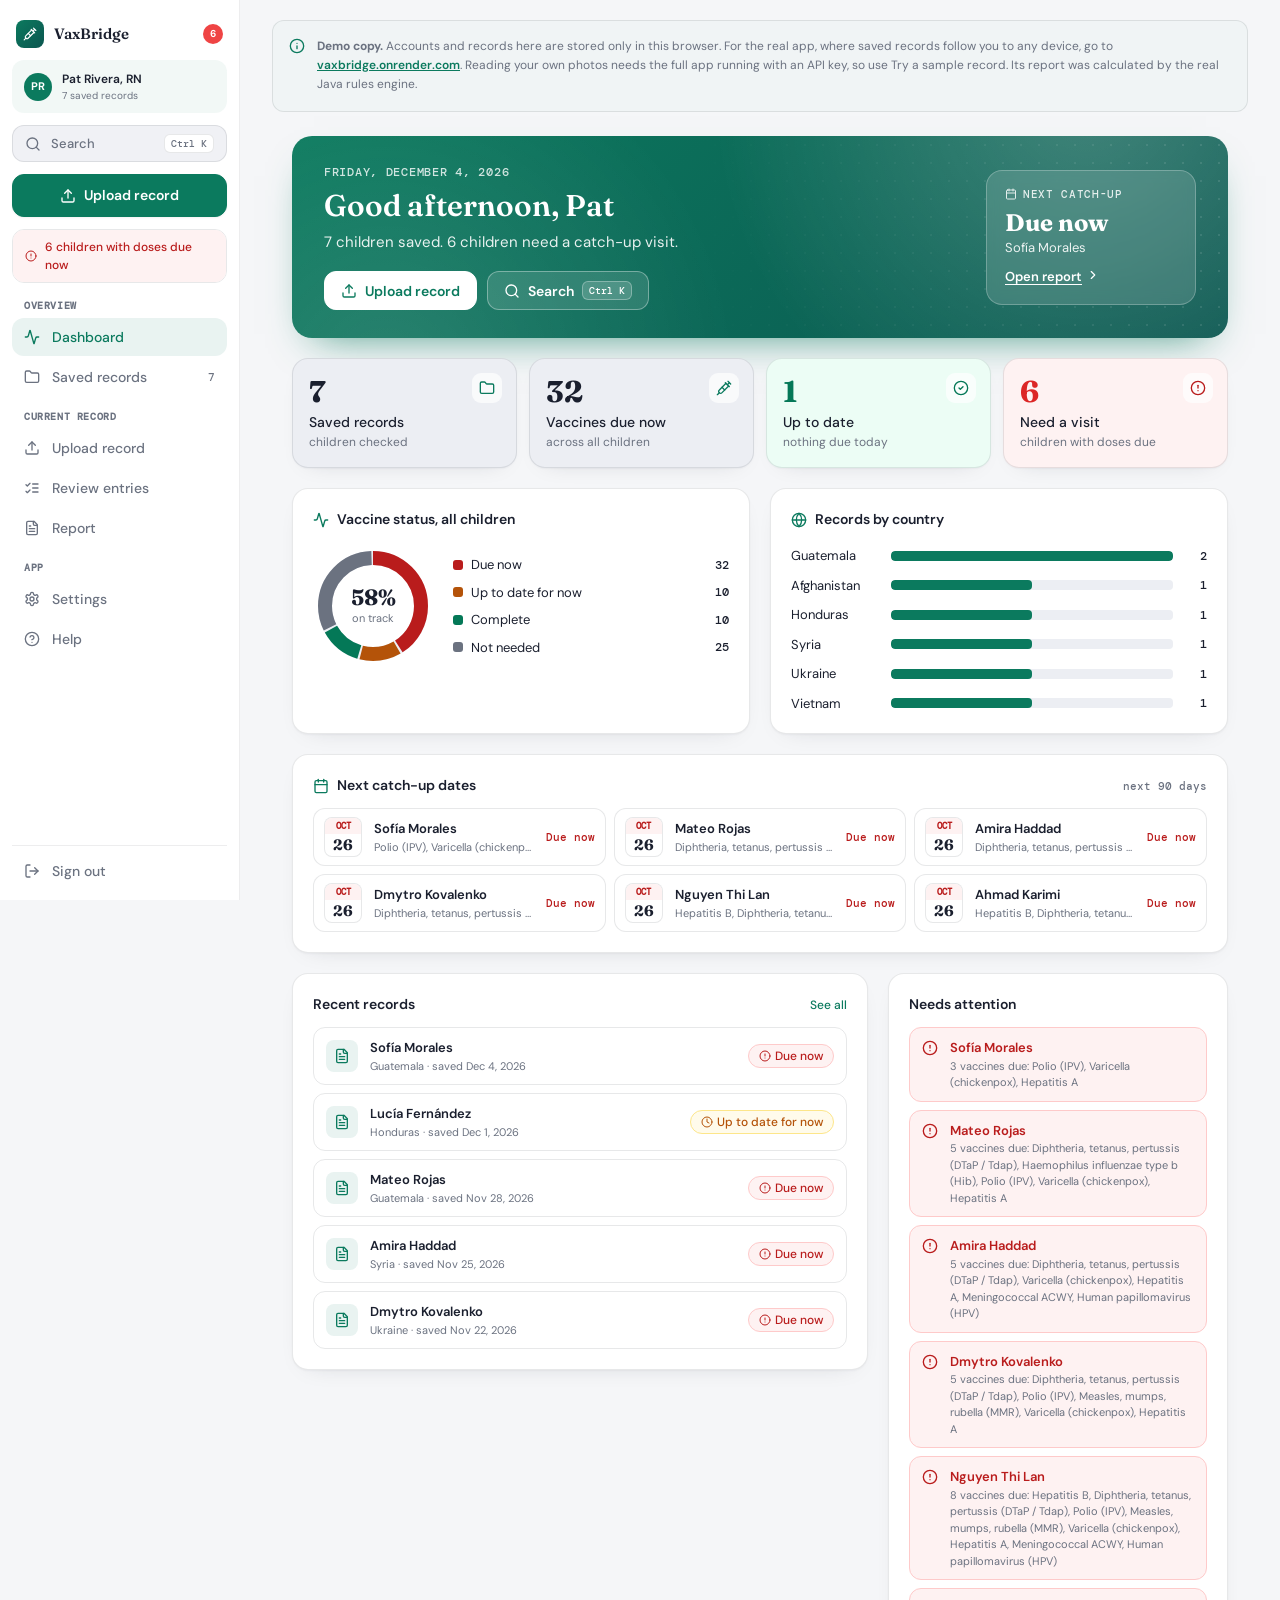
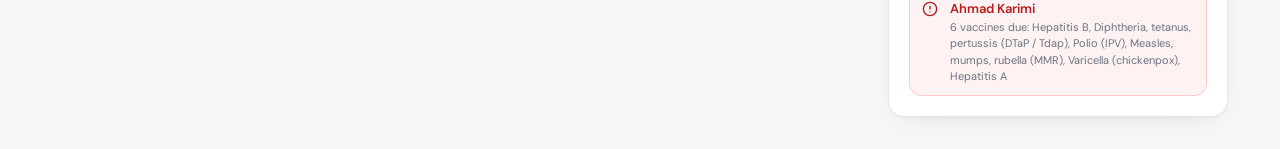
<file: docs/index.html>
<!doctype html>
<html lang="en">
<head>
  <meta charset="utf-8">
  <meta name="viewport" content="width=device-width, initial-scale=1">
  <title>VaxBridge</title>
  <link rel="preconnect" href="https://fonts.googleapis.com">
  <link rel="stylesheet" href="https://fonts.googleapis.com/css2?family=DM+Sans:ital,opsz,wght@0,9..40,300;0,9..40,400;0,9..40,500;0,9..40,600;0,9..40,700;1,9..40,400&family=Fraunces:opsz,wght@9..144,500;9..144,600;9..144,700&family=DM+Mono:wght@400;500&display=swap">
  <style>
/* Colors, type and spacing follow the VaxBridge Figma design. */
:root {
  --background: #F5F6F8;
  --foreground: #1A1F2E;
  --card: #ffffff;
  --primary: #0B7A5E;
  --primary-foreground: #ffffff;
  --secondary: color-mix(in srgb, var(--primary) 9%, var(--card));
  --muted: #ECEEF3;
  --muted-foreground: #6B7280;
  --border: rgba(26, 31, 46, 0.1);
  --border-soft: rgba(26, 31, 46, 0.08);
  --input-background: #F0F1F5;
  --ring: color-mix(in srgb, var(--primary) 40%, transparent);
  --warn-text: #92400E; --warn-icon: #D97706; --due-strong: #DC2626;

  --ok: #047857;   --ok-bg: #ECFDF5;   --ok-border: #A7F3D0;
  --soon: #B45309; --soon-bg: #FFFBEB; --soon-border: #FDE68A;
  --due: #B91C1C;  --due-bg: #FEF2F2;  --due-border: #FECACA;
  --off: #6B7280;  --off-bg: #ECEEF3;  --off-border: rgba(26, 31, 46, 0.1);

  --radius: 12px;
  --radius-lg: 16px;
  --sans: "DM Sans", system-ui, -apple-system, "Segoe UI", Roboto, sans-serif;
  --serif: "Fraunces", Georgia, serif;
  --mono: "DM Mono", ui-monospace, Menlo, monospace;
}

/* Background choices from Settings. The accent color, corners and text size are set from app.js. */
:root[data-bg="warm"] { --background: #F7F4EF; --input-background: #F1EDE6; --muted: #EEEAE3; --off-bg: #EEEAE3; }
:root[data-bg="cool"] { --background: #EEF3F9; --input-background: #E8EEF6; --muted: #E3E9F2; --off-bg: #E3E9F2; }
:root[data-bg="dark"] {
  color-scheme: dark;
  --background: #0F131B; --foreground: #E7EAF0; --card: #171C26;
  --muted: #222937; --muted-foreground: #9AA3B2; --input-background: #1E2430;
  --border: rgba(231, 234, 240, 0.12); --border-soft: rgba(231, 234, 240, 0.08);
  --warn-text: #FCD34D; --warn-icon: #FBBF24; --due-strong: #F87171;
  --ok: #34D399;   --ok-bg: rgba(16, 185, 129, 0.14);  --ok-border: rgba(52, 211, 153, 0.35);
  --soon: #FBBF24; --soon-bg: rgba(245, 158, 11, 0.14); --soon-border: rgba(251, 191, 36, 0.35);
  --due: #F87171;  --due-bg: rgba(239, 68, 68, 0.14);  --due-border: rgba(248, 113, 113, 0.35);
  --off: #9AA3B2;  --off-bg: #222937; --off-border: rgba(231, 234, 240, 0.12);
}

* { box-sizing: border-box; }

html, body { height: 100%; }
body {
  margin: 0;
  background: var(--background);
  color: var(--foreground);
  font: 16px/1.5 var(--sans);
  -webkit-font-smoothing: antialiased;
}
p { margin: 0; }
h1, h2, h3 { font-family: var(--serif); font-weight: 600; margin: 0; line-height: 1.3; }
h1 { font-size: 24px; }
h2 { font-size: 20px; }
h3 { font-size: 15px; font-family: var(--sans); }
hr { border: none; border-top: 1px solid var(--border); margin: 0; }

.hidden { display: none !important; }
.sub { font-size: 14px; color: var(--muted-foreground); }
.strong { font-size: 14px; font-weight: 600; }
.grow { flex: 1; min-width: 0; }

.i {
  width: 16px; height: 16px; flex-shrink: 0;
  fill: none; stroke: currentColor; stroke-width: 2; stroke-linecap: round; stroke-linejoin: round;
}
.spin { animation: spin 0.9s linear infinite; }
@keyframes spin { to { transform: rotate(360deg); } }

/* ---- layout --------------------------------------------------------------- */

.shell { display: flex; min-height: 100vh; }

.sidebar {
  width: 240px; flex-shrink: 0;
  position: sticky; top: 0; height: 100vh;
  display: flex; flex-direction: column; gap: 12px;
  padding: 20px 12px 12px;
  background: var(--card);
  border-right: 1px solid var(--border-soft);
}
.brand { display: flex; align-items: center; gap: 10px; padding: 0 4px; font-family: var(--serif); font-weight: 600; font-size: 15px; }
.logo {
  width: 28px; height: 28px; border-radius: 8px;
  background: var(--primary); color: var(--primary-foreground);
  display: flex; align-items: center; justify-content: center;
}
.logo .i { width: 14px; height: 14px; }
.logo.xl { width: 56px; height: 56px; border-radius: var(--radius-lg); box-shadow: 0 10px 15px -3px color-mix(in srgb, var(--primary) 20%, transparent); }
.logo.xl .i { width: 28px; height: 28px; }
.logo.lg { width: 40px; height: 40px; border-radius: var(--radius); }
.logo.lg .i { width: 20px; height: 20px; }
.badge {
  margin-left: auto; min-width: 20px; height: 20px; padding: 0 6px; border-radius: 999px;
  background: #EF4444; color: #fff; font: 700 10px/20px var(--sans); text-align: center;
}

.child-card { display: flex; align-items: center; gap: 10px; padding: 10px 12px; border-radius: var(--radius); background: color-mix(in srgb, var(--secondary) 60%, transparent); }
.avatar {
  width: 28px; height: 28px; border-radius: 50%; flex-shrink: 0;
  background: var(--primary); color: var(--primary-foreground); font-size: 11px; font-weight: 700;
  display: flex; align-items: center; justify-content: center;
}
.child-text { min-width: 0; }
.child-text p:first-child { font-size: 12px; font-weight: 600; white-space: nowrap; overflow: hidden; text-overflow: ellipsis; }
.child-text .sub { font-size: 10px; }

.alert-strip { border: 1px solid var(--border); border-radius: var(--radius); overflow: hidden; font-size: 12px; font-weight: 500; }
.alert-strip div { display: flex; align-items: center; gap: 8px; padding: 8px 12px; }
.alert-strip .i { width: 12px; height: 12px; }
.alert-strip .DUE { background: var(--due-bg); color: var(--due); }
.alert-strip .UPCOMING { background: var(--soon-bg); color: var(--soon); }

nav { flex: 1; display: flex; flex-direction: column; gap: 2px; overflow-y: auto; }
.nav-label {
  font: 600 10px var(--mono); text-transform: uppercase; letter-spacing: 0.06em;
  color: var(--muted-foreground); padding: 12px 12px 4px;
}
.nav-label:first-child { padding-top: 4px; }
nav button {
  display: flex; align-items: center; gap: 12px; width: 100%;
  padding: 10px 12px; border: none; border-radius: var(--radius);
  background: none; color: var(--muted-foreground);
  font: 500 14px var(--sans); text-align: left; cursor: pointer; transition: background 0.15s, color 0.15s;
}
nav button:hover:not(:disabled) { background: var(--muted); color: var(--foreground); }
nav button.active, nav button.active:hover:not(:disabled) { background: var(--secondary); color: var(--primary); }
nav button:disabled { opacity: 0.45; cursor: default; }
nav button span { flex: 1; }

.sidebar-foot { padding-top: 8px; border-top: 1px solid var(--border-soft); }
.sidebar-foot button {
  display: flex; align-items: center; gap: 12px; width: 100%; padding: 8px 12px;
  border: none; border-radius: var(--radius); background: none;
  color: var(--muted-foreground); font: 500 14px var(--sans); cursor: pointer;
}
.sidebar-foot button:hover { background: var(--muted); color: var(--foreground); }
nav .count { font: 500 11px var(--mono); color: var(--muted-foreground); }
nav .count:empty { display: none; }

main { flex: 1; min-width: 0; zoom: var(--text-zoom, 1); }
.view { max-width: 1000px; margin: 0 auto; padding: 32px; display: flex; flex-direction: column; gap: 20px; }
.view.narrow { max-width: 640px; }
.view-head .sub { margin-top: 4px; }

/* ---- controls ------------------------------------------------------------- */

button { font: inherit; cursor: pointer; }
button.primary, button.outline {
  display: inline-flex; align-items: center; justify-content: center; gap: 8px;
  padding: 10px 16px; border-radius: var(--radius);
  font-size: 14px; font-weight: 600; transition: opacity 0.15s, background 0.15s, transform 0.1s;
}
button.primary { background: var(--primary); color: var(--primary-foreground); border: 1px solid var(--primary); box-shadow: 0 1px 2px rgba(0, 0, 0, 0.05); }
button.primary:hover:not(:disabled) { opacity: 0.9; }
button.primary:active:not(:disabled) { transform: scale(0.98); }
button.primary:disabled { opacity: 0.5; cursor: default; }
button.outline { background: var(--card); color: var(--foreground); border: 1px solid var(--border); font-weight: 500; padding: 8px 16px; }
button.outline:hover { background: var(--muted); }
button.wide, .cta { width: 100%; }
button.link {
  display: inline-flex; align-items: center; gap: 6px;
  background: none; border: none; padding: 4px 0; color: var(--primary); font-size: 14px; font-weight: 500;
}
button.link:hover { text-decoration: underline; }
button.back {
  align-self: flex-start; display: inline-flex; align-items: center; gap: 6px;
  background: none; border: none; padding: 0; color: var(--muted-foreground); font-size: 14px;
}
button.back:hover { color: var(--foreground); }

label { font-size: 12px; font-weight: 500; color: var(--muted-foreground); }
input, select {
  font: 14px var(--sans); color: var(--foreground); width: 100%;
  padding: 8px 12px; border: 1px solid var(--border); border-radius: var(--radius);
  background: var(--input-background); transition: box-shadow 0.15s;
}
input:focus, select:focus { outline: none; box-shadow: 0 0 0 2px var(--ring); }

.actions { display: flex; gap: 8px; flex-wrap: wrap; }
.status { font-size: 14px; color: var(--muted-foreground); min-height: 1.5em; }
.status:empty { display: none; }
.status.error { color: var(--due); }

/* ---- shared surfaces ------------------------------------------------------ */

.card { background: var(--card); border: 1px solid var(--border); border-radius: var(--radius-lg); padding: 20px; }
.card.stack { display: flex; flex-direction: column; gap: 16px; }
.card-title { display: flex; align-items: center; gap: 8px; font-size: 14px; font-weight: 600; margin-bottom: 16px; }
.card-title .i { color: var(--primary); }

.tile {
  width: 40px; height: 40px; border-radius: var(--radius); flex-shrink: 0;
  background: var(--secondary); color: var(--primary);
  display: flex; align-items: center; justify-content: center;
}
.tile .i { width: 20px; height: 20px; }
.tile.lg { width: 56px; height: 56px; border-radius: var(--radius-lg); }
.tile.lg .i { width: 28px; height: 28px; }
.tile.xl { width: 64px; height: 64px; border-radius: var(--radius-lg); }
.tile.xl .i { width: 32px; height: 32px; }

.note-box {
  display: flex; gap: 12px; align-items: flex-start; padding: 16px;
  background: color-mix(in srgb, var(--secondary) 40%, transparent); border: 1px solid var(--border); border-radius: var(--radius);
}
.note-box .i { color: var(--primary); margin-top: 1px; }
.note-box p { font-size: 12px; line-height: 1.6; color: var(--muted-foreground); }
.note-box.warn { background: var(--soon-bg); border-color: var(--soon-border); }
.note-box.warn .i { color: var(--warn-icon); }
.note-box.warn p { color: var(--warn-text); }

.pill {
  display: inline-flex; align-items: center; gap: 4px; white-space: nowrap;
  font-size: 12px; font-weight: 500; line-height: 1.4;
  padding: 3px 10px; border-radius: 999px; border: 1px solid transparent;
}
.pill .i { width: 12px; height: 12px; }
.pill.COMPLETE   { color: var(--ok);   background: var(--ok-bg);   border-color: var(--ok-border); }
.pill.DUE        { color: var(--due);  background: var(--due-bg);  border-color: var(--due-border); }
.pill.UPCOMING,
.pill.low        { color: var(--soon); background: var(--soon-bg); border-color: var(--soon-border); }
.pill.NOT_NEEDED { color: var(--off);  background: var(--off-bg);  border-color: var(--off-border); }
.view-head .pill { padding: 1px 8px; vertical-align: 1px; }

/* ---- step 1: upload ------------------------------------------------------- */

.dropzone {
  display: flex; flex-direction: column; align-items: center; gap: 16px;
  padding: 40px 24px; text-align: center; cursor: pointer;
  border: 2px dashed var(--border); border-radius: var(--radius-lg);
  transition: border-color 0.15s, background 0.15s;
}
.dropzone:hover, .dropzone.drag { border-color: color-mix(in srgb, var(--primary) 40%, transparent); background: color-mix(in srgb, var(--secondary) 25%, transparent); }
.dropzone .sub { font-size: 12px; margin-top: 4px; }
.row { display: flex; gap: 12px; flex-wrap: wrap; justify-content: center; }

.file-item { display: flex; align-items: center; gap: 12px; }
.file-item + .file-item { margin-top: 12px; }
.file-item .strong { white-space: nowrap; overflow: hidden; text-overflow: ellipsis; font-weight: 500; }
.file-item .sub { font-size: 12px; }
.file-item button { background: none; border: none; color: var(--muted-foreground); padding: 4px; }
.file-item button:hover { color: var(--foreground); }

.sample-row { display: flex; align-items: center; justify-content: center; gap: 8px; flex-wrap: wrap; }

.processing { display: flex; flex-direction: column; align-items: center; text-align: center; padding: 64px 0; }
.processing h2 { margin: 24px 0 8px; }
.processing .sub { max-width: 380px; margin-bottom: 32px; }
.bar { width: 100%; height: 8px; border-radius: 999px; background: var(--muted); overflow: hidden; }
.bar div { width: 40%; height: 100%; border-radius: 999px; background: var(--primary); animation: slide 1.4s ease-in-out infinite; }
@keyframes slide { from { transform: translateX(-100%); } to { transform: translateX(250%); } }

/* ---- step 2: review ------------------------------------------------------- */

.warning {
  display: flex; gap: 10px; align-items: flex-start; padding: 12px 16px; font-size: 13px;
  background: var(--soon-bg); color: var(--warn-text); border: 1px solid var(--soon-border); border-radius: var(--radius);
}
.warning .i { color: var(--warn-icon); margin-top: 2px; }
#warnings { display: flex; flex-direction: column; gap: 8px; }
#warnings:empty { display: none; }

.child-fields { display: grid; grid-template-columns: repeat(auto-fit, minmax(190px, 1fr)); gap: 16px; }
.child-fields input { margin-top: 4px; }

.table-card { background: var(--card); border: 1px solid var(--border); border-radius: var(--radius-lg); overflow: hidden; }
.table-wrap { overflow-x: auto; }
table.entries { width: 100%; border-collapse: collapse; min-width: 760px; }
.entries th, .series-header {
  font: 600 11px var(--mono); text-transform: uppercase; letter-spacing: 0.05em;
  color: var(--muted-foreground); background: color-mix(in srgb, var(--muted) 40%, transparent);
}
.entries th { text-align: left; padding: 12px 10px; border-bottom: 1px solid var(--border); }
.entries th:first-child, .entries td:first-child { padding-left: 20px; }
.entries td { vertical-align: top; padding: 12px 10px; border-bottom: 1px solid var(--border); }
.entries tr:hover td { background: color-mix(in srgb, var(--muted) 30%, transparent); }
.entries tr.low td { background: var(--soon-bg); }
.entries tr.low td:first-child { box-shadow: inset 3px 0 0 #F59E0B; }
.entries small { display: block; color: var(--muted-foreground); font-size: 12px; margin-top: 4px; }
.entries .note { font-style: italic; }
.entries .date { width: 150px; font-family: var(--mono); font-size: 13px; }
.entries .remove { background: none; border: none; color: var(--muted-foreground); padding: 8px; border-radius: 8px; }
.entries .remove:hover { color: var(--due); background: var(--due-bg); }
.table-foot { padding: 10px 20px; }

.chips { display: flex; flex-wrap: wrap; gap: 4px; margin-bottom: 6px; }
.chip {
  font: 500 12px var(--mono); padding: 2px 8px; border-radius: 999px; cursor: pointer;
  background: var(--secondary); color: var(--primary); border: 1px solid color-mix(in srgb, var(--primary) 20%, transparent);
}
.chip:hover { text-decoration: line-through; background: var(--due-bg); color: var(--due); border-color: var(--due-border); }
.add-antigen { font-size: 12px; padding: 4px 8px; width: auto; max-width: 150px; }

/* ---- step 3: report ------------------------------------------------------- */

.report-head { display: flex; align-items: flex-start; gap: 12px; flex-wrap: wrap; }
.report-head .tile { margin-top: 2px; }
.meta { display: flex; flex-wrap: wrap; gap: 4px 12px; margin-top: 6px; font-size: 12px; color: var(--muted-foreground); }
.meta span { display: inline-flex; align-items: center; gap: 4px; }
.meta .i { width: 12px; height: 12px; }

.stats { display: grid; grid-template-columns: repeat(4, 1fr); gap: 12px; }
.stat { border: 1px solid var(--border); border-radius: var(--radius-lg); padding: 16px; }
.stat b { display: block; font: 700 30px/1.1 var(--serif); }
.stat .label { font-size: 14px; font-weight: 500; margin-top: 4px; }
.stat .sub { font-size: 12px; }
.stat.DUE { background: var(--due-bg); } .stat.DUE b { color: var(--due-strong); }
.stat.UPCOMING { background: var(--soon-bg); } .stat.UPCOMING b { color: var(--soon); }
.stat.COMPLETE { background: var(--ok-bg); } .stat.COMPLETE b { color: var(--ok); }
.stat.NOT_NEEDED { background: var(--muted); }

.series-header, .series-main { display: grid; grid-template-columns: 1fr 150px 190px; gap: 16px; align-items: center; }
.series-header { padding: 12px 20px; border-bottom: 1px solid var(--border); }
.series-header span:last-child, .series-main > :last-child { text-align: right; }
.series { padding: 16px 20px; border-bottom: 1px solid var(--border); break-inside: avoid; }
.series:last-child { border-bottom: none; }
.series-main .summary { font-size: 12px; color: var(--muted-foreground); margin-top: 2px; }
.series-main .next { font: 12px var(--mono); }
.series-main .next .sub { font: 10px var(--sans); }

.doses { list-style: none; margin: 12px 0 0; padding: 0; display: flex; flex-direction: column; gap: 4px; }
.doses li { display: flex; gap: 8px; align-items: flex-start; font-size: 12px; color: var(--muted-foreground); }
.doses .d { font-family: var(--mono); color: var(--foreground); min-width: 92px; }
.doses .i { width: 12px; height: 12px; margin-top: 3px; }
.doses .ok .i { color: var(--ok); }
.doses .bad { color: var(--due); }
.doses .bad .i { color: var(--due); }
.plan { margin-top: 10px; font-size: 12px; padding: 8px 12px; border-radius: 10px; background: color-mix(in srgb, var(--secondary) 60%, transparent); color: var(--primary); }
.plan b { font-weight: 600; }
.notes { margin: 8px 0 0; padding-left: 18px; font-size: 12px; color: var(--muted-foreground); font-style: italic; }

.ignored ul { margin: 0; padding-left: 18px; font-size: 13px; color: var(--muted-foreground); }

.signoff .card-title { margin-bottom: 8px; }
.sign-grid { display: grid; grid-template-columns: 1fr 1fr; gap: 24px 32px; margin: 16px 0 20px; }
.sign-grid span { font-size: 12px; color: var(--muted-foreground); }
.sign-grid .line { border-bottom: 1px solid var(--foreground); height: 32px; }
.approve { display: flex; align-items: center; gap: 8px; font-size: 14px; color: var(--foreground); }
.approve .box { width: 16px; height: 16px; border: 1.5px solid var(--foreground); border-radius: 4px; display: inline-block; }

/* ---- help ----------------------------------------------------------------- */

.about { display: flex; gap: 16px; align-items: flex-start; padding: 20px; background: color-mix(in srgb, var(--secondary) 60%, transparent); border: 1px solid var(--border); border-radius: var(--radius-lg); }
.about .sub { margin-top: 4px; }
.faq { display: flex; flex-direction: column; gap: 8px; }
.faq details { background: var(--card); border: 1px solid var(--border); border-radius: var(--radius-lg); }
.faq summary {
  display: flex; justify-content: space-between; align-items: center; gap: 16px;
  padding: 16px 20px; font-size: 14px; font-weight: 500; cursor: pointer; list-style: none;
}
.faq summary::-webkit-details-marker { display: none; }
.faq summary .i { color: var(--muted-foreground); transition: transform 0.2s; }
.faq details[open] summary .i { transform: rotate(180deg); }
.faq details p { padding: 0 20px 16px; font-size: 14px; line-height: 1.6; color: var(--muted-foreground); }

/* ---- sign in ------------------------------------------------------------- */

.auth { min-height: 100vh; display: flex; align-items: center; justify-content: center; padding: 24px 16px; }
.auth-box { width: 100%; max-width: 384px; }
.auth-brand { display: flex; flex-direction: column; align-items: center; text-align: center; margin-bottom: 40px; }
.auth-brand h1 { margin-top: 16px; }
.auth-brand .sub { margin-top: 4px; }
.auth-card { padding: 28px; display: flex; flex-direction: column; gap: 16px; box-shadow: 0 1px 2px rgba(0, 0, 0, 0.05); }
.auth-card label { font-size: 14px; color: var(--foreground); display: flex; flex-direction: column; gap: 6px; }
.auth-card input { padding: 10px 14px; }
.auth-card .status { margin: 0; }
.auth-switch { text-align: center; margin-top: 24px; font-size: 12px; }
.auth-switch .link { font-size: 12px; padding: 0; }
.auth-note { display: flex; gap: 8px; justify-content: center; margin-top: 16px; font-size: 11px; color: var(--muted-foreground); text-align: center; }
.auth-note .i { width: 12px; height: 12px; margin-top: 2px; color: var(--primary); }

/* ---- dashboard and saved records ------------------------------------------ */

.stat.plain { background: var(--muted); }
.dash-grid { display: grid; grid-template-columns: 1fr 340px; gap: 20px; align-items: start; }
.card-row { display: flex; align-items: center; justify-content: space-between; margin-bottom: 12px; }
.card-row .card-title { margin: 0; }
button.link.small { font-size: 12px; padding: 0; }
.mini-list { display: flex; flex-direction: column; gap: 8px; }
.mini-item {
  display: flex; align-items: center; gap: 12px; width: 100%; padding: 10px 12px; text-align: left;
  background: none; border: 1px solid var(--border); border-radius: var(--radius); cursor: pointer;
  font: inherit; color: inherit; transition: border-color 0.15s, background 0.15s;
}
.mini-item:hover { border-color: color-mix(in srgb, var(--primary) 30%, transparent); background: color-mix(in srgb, var(--muted) 30%, transparent); }
.mini-item .tile { width: 32px; height: 32px; border-radius: 8px; }
.mini-item .tile .i { width: 16px; height: 16px; }
.mini-item .strong { font-size: 13px; white-space: nowrap; overflow: hidden; text-overflow: ellipsis; }
.mini-item .sub { font-size: 11px; }
.mini-item > .i { color: var(--muted-foreground); }
.mini-item.DUE { background: var(--due-bg); border-color: var(--due-border); align-items: flex-start; }
.mini-item.DUE > .i:first-child { color: var(--due); margin-top: 2px; }
.mini-item.DUE .strong { color: var(--due); }
.mini-empty { display: flex; flex-direction: column; align-items: center; text-align: center; padding: 24px 0; gap: 4px; }
.mini-empty .i { width: 32px; height: 32px; color: #10B981; margin-bottom: 4px; }

.row-head { display: flex; align-items: flex-start; justify-content: space-between; gap: 16px; flex-wrap: wrap; }
.search { position: relative; }
.search .i { position: absolute; left: 14px; top: 50%; transform: translateY(-50%); color: var(--muted-foreground); }
.search input { padding: 10px 16px 10px 40px; background: var(--card); }
.filters { display: flex; gap: 6px; flex-wrap: wrap; margin-top: -8px; }
.filters button {
  padding: 6px 12px; border-radius: var(--radius); border: 1px solid var(--border);
  background: var(--card); color: var(--muted-foreground); font: 500 12px var(--sans);
}
.filters button:hover { border-color: color-mix(in srgb, var(--primary) 40%, transparent); color: var(--foreground); }
.filters button.active { background: var(--primary); border-color: var(--primary); color: var(--primary-foreground); }
.record-grid { display: grid; grid-template-columns: repeat(auto-fill, minmax(280px, 1fr)); gap: 16px; }
.record-card {
  display: flex; flex-direction: column; gap: 16px; padding: 20px; text-align: left; cursor: pointer;
  background: var(--card); border: 1px solid var(--border); border-radius: var(--radius-lg);
  font: inherit; color: inherit; transition: border-color 0.15s, box-shadow 0.15s;
}
.record-card:hover { border-color: color-mix(in srgb, var(--primary) 30%, transparent); box-shadow: 0 4px 6px -1px rgba(0, 0, 0, 0.05); }
.record-card .top { display: flex; align-items: flex-start; gap: 12px; }
.record-card .top > .i { color: var(--muted-foreground); margin-top: 2px; }
.record-card .strong { white-space: nowrap; overflow: hidden; text-overflow: ellipsis; }
.record-card .facts { display: flex; flex-wrap: wrap; gap: 4px 10px; margin-top: 4px; font-size: 12px; color: var(--muted-foreground); }
.record-card .facts span { display: inline-flex; align-items: center; gap: 4px; }
.record-card .facts .i { width: 12px; height: 12px; }
.pills { display: flex; flex-wrap: wrap; gap: 8px; }
.pill.plain { background: var(--muted); color: var(--muted-foreground); }

.empty { display: flex; flex-direction: column; align-items: center; text-align: center; gap: 8px; padding: 48px 24px; }
.empty .tile { margin-bottom: 8px; background: var(--muted); color: var(--muted-foreground); }
.empty .sub { max-width: 380px; }
.empty .row { margin-top: 12px; }
.empty.card { border-style: dashed; }
.view:not(.open) > .has-record { display: none; }
.view.open > .no-record { display: none; }
.has-record { display: flex; flex-direction: column; gap: 20px; }

.report-actions { display: flex; gap: 8px; flex-wrap: wrap; }
#saveBtn.saved { background: var(--ok-bg); color: var(--ok); border-color: var(--ok-border); box-shadow: none; opacity: 1; }
.files-grid { display: flex; flex-wrap: wrap; gap: 12px; }
.file-thumb {
  display: flex; flex-direction: column; gap: 6px; width: 140px; text-decoration: none; color: var(--foreground);
  font-size: 12px;
}
.file-thumb .frame {
  height: 110px; border-radius: var(--radius); border: 1px solid var(--border); background: var(--muted);
  display: flex; align-items: center; justify-content: center; overflow: hidden; color: var(--muted-foreground);
}
.file-thumb img { width: 100%; height: 100%; object-fit: cover; }
.file-thumb .frame .i { width: 28px; height: 28px; }
.file-thumb span { white-space: nowrap; overflow: hidden; text-overflow: ellipsis; }
.file-thumb:hover .frame { border-color: color-mix(in srgb, var(--primary) 40%, transparent); }
.delete-row { display: flex; justify-content: flex-end; }
button.danger {
  display: inline-flex; align-items: center; gap: 6px; padding: 8px 12px; border-radius: var(--radius);
  background: var(--card); color: var(--due-strong); border: 1px solid var(--due-border); font: 500 13px var(--sans);
}
button.danger:hover, button.danger.confirm { background: var(--due-bg); }

/* ---- settings ------------------------------------------------------------- */

button.child-card { width: 100%; border: none; text-align: left; font: inherit; color: inherit; cursor: pointer; transition: background 0.15s; }
button.child-card:hover { background: var(--secondary); }
.avatar { overflow: hidden; }
.avatar img { width: 100%; height: 100%; object-fit: cover; }
.avatar.xl { width: 72px; height: 72px; font-size: 24px; }
.settings-card { display: flex; flex-direction: column; gap: 16px; }
.settings-card .card-title { margin: 0; }
.settings-card .card-title + .sub { margin-top: -10px; }
.profile-row { display: flex; align-items: center; gap: 16px; flex-wrap: wrap; }
.profile-row .row { justify-content: flex-start; gap: 8px; }
.field-grid { display: grid; grid-template-columns: repeat(auto-fit, minmax(220px, 1fr)); gap: 16px; }
.field-grid label, .settings-card > label { display: flex; flex-direction: column; gap: 6px; }
.settings-card .actions { align-items: center; }
.settings-card .actions .status { margin: 0; }
.setting-label { font-size: 13px; font-weight: 600; margin-bottom: 8px; display: flex; justify-content: space-between; }
.setting-label span { font: 500 12px var(--mono); color: var(--muted-foreground); }
.swatches { display: flex; flex-wrap: wrap; gap: 10px; }
.swatch {
  width: 36px; height: 36px; border-radius: 50%; border: 2px solid var(--card); padding: 0;
  box-shadow: 0 0 0 1px var(--border); cursor: pointer; position: relative;
}
.swatch.active { box-shadow: 0 0 0 2px var(--foreground); }
.swatch.custom { overflow: hidden; background: conic-gradient(#ef4444, #f59e0b, #10b981, #3b82f6, #8b5cf6, #ef4444); }
.swatch.custom input { position: absolute; inset: 0; opacity: 0; width: 100%; height: 100%; cursor: pointer; padding: 0; border: none; }
.bg-options { display: grid; grid-template-columns: repeat(4, 1fr); gap: 10px; }
.bg-option {
  display: flex; flex-direction: column; gap: 8px; padding: 8px; border-radius: var(--radius);
  border: 1px solid var(--border); background: var(--card); color: var(--foreground); font: 500 12px var(--sans);
}
.bg-option .swatch-bg { height: 36px; border-radius: calc(var(--radius) - 4px); border: 1px solid rgba(26, 31, 46, 0.1); display: flex; align-items: flex-end; padding: 4px; gap: 3px; }
.bg-option .swatch-bg i { display: block; height: 10px; flex: 1; border-radius: 3px; background: var(--primary); }
.bg-option .swatch-bg i + i { background: rgba(255, 255, 255, 0.7); flex: 2; }
.bg-option.active { border-color: var(--primary); box-shadow: 0 0 0 1px var(--primary); }
input[type="range"] { padding: 0; border: none; background: none; accent-color: var(--primary); box-shadow: none; }
.theme-preview { display: flex; align-items: center; gap: 12px; padding: 12px; border-radius: var(--radius); background: var(--background); border: 1px solid var(--border); flex-wrap: wrap; }
.theme-preview .pill { font-size: 12px; }

/* ---- state formats -------------------------------------------------------- */

.state-pick { display: grid; grid-template-columns: minmax(220px, 320px) 1fr; gap: 20px; align-items: start; }
.state-pick label { display: flex; flex-direction: column; gap: 6px; }
.registry { display: flex; gap: 12px; align-items: flex-start; }
.registry .grow > * + * { margin-top: 4px; }
a.link { display: inline-flex; align-items: center; gap: 6px; color: var(--primary); font-size: 14px; font-weight: 500; text-decoration: none; }
a.link:hover { text-decoration: underline; }
a.link .i { width: 14px; height: 14px; }
.format-grid { display: grid; grid-template-columns: repeat(2, 1fr); gap: 16px; }
.format-card { display: flex; flex-direction: column; gap: 10px; }
.format-card .top { display: flex; align-items: center; gap: 12px; }
.format-card .sub { font-size: 13px; flex: 1; }
.format-card .tag { font: 500 11px var(--mono); color: var(--muted-foreground); }
.format-card button { align-self: flex-start; }
.dose-grid-wrap { overflow-x: auto; }
table.dose-grid { width: 100%; border-collapse: collapse; min-width: 640px; font-size: 13px; }
.dose-grid th, .dose-grid td { padding: 10px 12px; border-bottom: 1px solid var(--border); text-align: left; }
.dose-grid th { font: 600 11px var(--mono); text-transform: uppercase; letter-spacing: 0.05em; color: var(--muted-foreground); background: color-mix(in srgb, var(--muted) 40%, transparent); }
.dose-grid td { font-family: var(--mono); font-size: 12px; }
.dose-grid td:first-child { font-family: var(--sans); font-size: 13px; font-weight: 500; }
.dose-grid td.bad { color: var(--due); }
.dose-grid td.none { color: var(--muted-foreground); }

/* state form and requirement cards */
.state-info { display: grid; grid-template-columns: 1fr 1fr; gap: 20px; align-items: start; }
.state-info .card-title { margin-bottom: 12px; }
.form-name { font-size: 15px; font-weight: 600; }
.form-name + .tag, .form-info .tag { font: 500 11px var(--mono); color: var(--muted-foreground); }
#formInfo > * + * { margin-top: 8px; }
#formInfo .sub, #stateReqs .sub { font-size: 13px; }
.req-list { list-style: none; margin: 0; padding: 0; display: flex; flex-direction: column; gap: 6px; }
.req-list li { display: flex; justify-content: space-between; gap: 12px; font-size: 13px; padding-bottom: 6px; border-bottom: 1px solid var(--border-soft); }
.req-list li span:last-child { color: var(--muted-foreground); text-align: right; }
.req-list li.missing span:first-child { color: var(--due); font-weight: 500; }
.dose-grid .req { font: 600 10px var(--sans); color: var(--ok); background: var(--ok-bg); border: 1px solid var(--ok-border); border-radius: 99px; padding: 0 6px; margin-left: 6px; white-space: nowrap; }
.dose-grid td.off { background: repeating-linear-gradient(135deg, var(--muted) 0 4px, transparent 4px 8px); }
.grid-extra:empty { display: none; }
.grid-extra { padding: 12px 20px; font-size: 12px; color: var(--muted-foreground); border-top: 1px solid var(--border); }

/* upload: state and format first */
.setup { display: flex; flex-direction: column; gap: 18px; }
.step { display: flex; gap: 12px; align-items: flex-start; }
.step-n {
  width: 24px; height: 24px; border-radius: 50%; flex-shrink: 0; margin-top: 1px;
  background: var(--primary); color: var(--primary-foreground); font: 600 12px/24px var(--sans); text-align: center;
}
.step label { display: flex; flex-direction: column; gap: 6px; font-size: 14px; font-weight: 600; color: var(--foreground); }
.step-label { font-size: 14px; font-weight: 600; margin: 2px 0 8px; }
.step:last-child .step-label { margin-bottom: 0; }
.format-choice { display: grid; grid-template-columns: repeat(2, 1fr); gap: 8px; }
.format-choice button {
  display: flex; align-items: flex-start; gap: 10px; text-align: left; padding: 10px 12px;
  border: 1px solid var(--border); border-radius: var(--radius); background: var(--card); color: var(--foreground);
}
.format-choice button .i { margin-top: 2px; color: var(--muted-foreground); }
.format-choice b { display: block; font-size: 13px; font-weight: 600; }
.format-choice small { display: block; font-size: 11px; color: var(--muted-foreground); }
.format-choice button.active { border-color: var(--primary); box-shadow: 0 0 0 1px var(--primary); background: color-mix(in srgb, var(--secondary) 50%, var(--card)); }
.format-choice button.active .i { color: var(--primary); }
.setup.needs-state select { box-shadow: 0 0 0 2px var(--due); }

/* report: the state section */
.state-section { display: flex; flex-direction: column; gap: 20px; padding-top: 8px; }
.section-head { display: flex; gap: 12px; align-items: flex-start; }
.format-card.chosen { border-color: color-mix(in srgb, var(--primary) 35%, transparent); background: color-mix(in srgb, var(--secondary) 50%, var(--card)); }

/* the state grid header is a single title, not the report's three columns */
.series-header.state-grid-head { display: block; }

/* ---- small screens: sidebar becomes a top bar ----------------------------- */

/* ---- motion ---------------------------------------------------------------- */

.view:not(.hidden) { animation: view-in 0.28s ease-out; }
@keyframes view-in { from { opacity: 0; transform: translateY(6px); } to { opacity: 1; transform: none; } }
.card, .stat, .record-card, .mini-item, .up-item { transition: border-color 0.15s, box-shadow 0.2s, transform 0.2s, background 0.15s; }
.record-card:hover { transform: translateY(-2px); box-shadow: 0 8px 20px -10px rgba(26, 31, 46, 0.25); }
.stat { position: relative; overflow: hidden; }
.stat b { font-variant-numeric: tabular-nums; }
@media (prefers-reduced-motion: reduce) {
  *, *::before, *::after { animation: none !important; transition: none !important; }
}

/* ---- sidebar search -------------------------------------------------------- */

.search-trigger {
  display: flex; align-items: center; gap: 10px; width: 100%; padding: 8px 12px;
  border: 1px solid var(--border); border-radius: var(--radius); background: var(--input-background);
  color: var(--muted-foreground); font: 500 13px var(--sans); cursor: pointer;
}
.search-trigger:hover { border-color: color-mix(in srgb, var(--primary) 40%, transparent); color: var(--foreground); }
.search-trigger span { flex: 1; text-align: left; }
kbd {
  font: 500 10px var(--mono); padding: 2px 6px; border-radius: 6px;
  border: 1px solid var(--border); background: var(--card); color: var(--muted-foreground);
}

/* ---- dashboard charts ------------------------------------------------------ */

.dash-charts { display: grid; grid-template-columns: 1fr 1fr; gap: 20px; align-items: stretch; }
.dash-charts > * { min-width: 0; }
.dash-charts > :nth-child(2) { grid-column: 1 / -1; order: 1; }
.upcoming { display: grid; grid-template-columns: repeat(auto-fill, minmax(280px, 1fr)); gap: 8px; }
.dash-charts .card-row .sub { font: 500 11px var(--mono); }

.donut-wrap { display: flex; align-items: center; gap: 20px; }
.donut-box { position: relative; width: 120px; height: 120px; flex-shrink: 0; }
.donut { width: 100%; height: 100%; transform: rotate(-90deg); }
.donut-track { fill: none; stroke: var(--muted); stroke-width: 14; }
.donut-seg { fill: none; stroke-width: 14; cursor: default; animation: donut-in 0.9s ease-out; transition: stroke-width 0.15s; }
.donut-seg:hover { stroke-width: 18; }
@keyframes donut-in { from { stroke-dasharray: 0 400; } }
.donut-center { position: absolute; inset: 0; display: flex; flex-direction: column; align-items: center; justify-content: center; pointer-events: none; }
.donut-center b { font: 700 22px/1 var(--serif); }
.donut-center span { font-size: 11px; color: var(--muted-foreground); margin-top: 2px; }
.legend { list-style: none; margin: 0; padding: 0; display: flex; flex-direction: column; gap: 8px; flex: 1; min-width: 0; }
.legend li { display: flex; align-items: center; gap: 8px; font-size: 13px; white-space: nowrap; }
.legend i { width: 10px; height: 10px; border-radius: 3px; flex-shrink: 0; }
.legend b { font: 500 12px var(--mono); }

.up-item {
  display: flex; align-items: center; gap: 12px; width: 100%; padding: 8px 10px; text-align: left;
  border: 1px solid var(--border); border-radius: var(--radius); background: var(--card); color: var(--foreground);
}
.up-item:hover { border-color: color-mix(in srgb, var(--primary) 30%, transparent); }
.up-item .cal {
  width: 38px; flex-shrink: 0; border-radius: 8px; overflow: hidden; text-align: center;
  border: 1px solid var(--border); background: var(--card);
}
.up-item .cal span { display: block; font: 600 9px/16px var(--mono); text-transform: uppercase; background: var(--secondary); color: var(--primary); }
.up-item .cal b { display: block; font: 700 15px/22px var(--serif); }
.up-item .strong { font-size: 13px; white-space: nowrap; overflow: hidden; text-overflow: ellipsis; }
.up-item .sub { font-size: 11px; white-space: nowrap; overflow: hidden; text-overflow: ellipsis; }
.up-item .when { font: 500 11px var(--mono); color: var(--soon); white-space: nowrap; }
.up-item.DUE .when { color: var(--due); }
.up-item.DUE .cal span { background: var(--due-bg); color: var(--due); }

.bars { display: flex; flex-direction: column; gap: 10px; }
.bar-row { display: grid; grid-template-columns: 90px 1fr 24px; align-items: center; gap: 10px; font-size: 13px; }
.bar-label { white-space: nowrap; overflow: hidden; text-overflow: ellipsis; }
.bar-row b { font: 500 12px var(--mono); text-align: right; }
.bar-track { height: 10px; border-radius: 4px; background: var(--muted); overflow: hidden; }
.bar { height: 100%; width: var(--w); border-radius: 4px; background: var(--primary); animation: grow-x 0.8s ease-out; }
@keyframes grow-x { from { width: 0; } }
.chart-tip {
  position: fixed; left: 0; top: 0; z-index: 60; pointer-events: none; max-width: 280px;
  padding: 6px 10px; border-radius: 8px; background: var(--foreground); color: var(--background);
  font: 500 12px/1.4 var(--sans); box-shadow: 0 6px 16px rgba(0, 0, 0, 0.18);
}

/* ---- saved records: sort + table ------------------------------------------- */

.records-bar { display: flex; justify-content: space-between; align-items: center; gap: 12px; flex-wrap: wrap; margin-top: -8px; }
.records-bar .filters { margin-top: 0; }
.records-tools { display: flex; align-items: center; gap: 10px; }
.sort { display: flex; align-items: center; gap: 8px; font-size: 13px; color: var(--muted-foreground); }
.sort select { width: auto; padding: 6px 10px; font-size: 13px; background: var(--card); }
.seg { display: flex; border: 1px solid var(--border); border-radius: var(--radius); overflow: hidden; background: var(--card); }
.seg button { border: none; background: none; padding: 7px 10px; color: var(--muted-foreground); display: flex; }
.seg button + button { border-left: 1px solid var(--border); }
.seg button.active { background: var(--secondary); color: var(--primary); }
.record-table { overflow: hidden; }
.rt-row {
  display: grid; grid-template-columns: 1.6fr 1fr 1fr 0.9fr 1fr 1fr; gap: 12px; align-items: center;
  width: 100%; padding: 12px 20px; border: none; border-bottom: 1px solid var(--border);
  background: none; color: var(--foreground); text-align: left; font-size: 13px;
}
.rt-row:last-child { border-bottom: none; }
button.rt-row:hover { background: color-mix(in srgb, var(--muted) 50%, transparent); }
.rt-head { font: 600 10px var(--mono); text-transform: uppercase; letter-spacing: 0.06em; color: var(--muted-foreground); background: color-mix(in srgb, var(--muted) 40%, transparent); }
.rt-name { display: flex; align-items: center; gap: 10px; font-weight: 600; min-width: 0; }
.avatar.sm { width: 26px; height: 26px; font-size: 10px; }
.mono { font-family: var(--mono); font-size: 12px; }

/* ---- report: progress + timeline ------------------------------------------- */

.progress { display: flex; align-items: center; gap: 8px; margin-top: 8px; max-width: 260px; }
.progress-track { flex: 1; height: 6px; border-radius: 4px; background: var(--muted); overflow: hidden; }
.progress-fill { height: 100%; width: var(--w); border-radius: 4px; background: var(--ok); animation: grow-x 0.8s ease-out; }
.progress.DUE .progress-fill { background: var(--due); }
.progress.UPCOMING .progress-fill { background: var(--soon); }
.progress span { font: 500 11px var(--mono); color: var(--muted-foreground); white-space: nowrap; }

.timeline-card .card-row { flex-wrap: wrap; gap: 8px 16px; }
.tl-legend { list-style: none; margin: 0; padding: 0; display: flex; flex-wrap: wrap; gap: 6px 14px; font-size: 12px; color: var(--muted-foreground); }
.tl-legend li { display: flex; align-items: center; gap: 6px; }
.tl-legend .mark { position: static; transform: none; }
.tl { display: flex; flex-direction: column; gap: 2px; }
.tl-row { display: grid; grid-template-columns: 150px 1fr; gap: 14px; align-items: center; min-height: 26px; }
.tl-name { font-size: 12px; font-weight: 500; white-space: nowrap; overflow: hidden; text-overflow: ellipsis; }
.tl-track { position: relative; height: 26px; }
.tl-track::before { content: ""; position: absolute; left: 0; right: 0; top: 50%; height: 2px; margin-top: -1px; border-radius: 2px; background: var(--muted); }
.mark {
  position: absolute; top: 50%; width: 12px; height: 12px; border-radius: 50%;
  transform: translate(-50%, -50%); box-shadow: 0 0 0 2px var(--card); cursor: default; display: inline-block;
  transition: transform 0.15s;
}
.tl-track .mark:hover { transform: translate(-50%, -50%) scale(1.35); }
.mark.given { background: var(--ok); }
.mark.invalid { background: var(--card); border: 2px solid var(--due); width: 10px; height: 10px; }
.mark.planned { background: var(--card); border: 2px solid var(--soon); width: 10px; height: 10px; }
.tl-track .mark.planned { background: var(--soon-bg); }
.today { position: absolute; top: 2px; bottom: 2px; width: 2px; margin-left: -1px; border-radius: 2px; background: var(--primary); opacity: 0.7; }
.today-key { width: 2px; height: 12px; border-radius: 2px; background: var(--primary); display: inline-block; }
.tl-axis { min-height: 18px; }
.tl-ticks { position: relative; height: 18px; border-top: 1px dashed var(--border); }
.tick { position: absolute; top: 4px; transform: translateX(-50%); font: 500 10px var(--mono); color: var(--muted-foreground); white-space: nowrap; }
.tick:first-child { transform: none; }

/* ---- toasts ---------------------------------------------------------------- */

.toasts { position: fixed; right: 20px; bottom: 20px; z-index: 70; display: flex; flex-direction: column; gap: 8px; align-items: flex-end; }
.toast {
  display: flex; align-items: center; gap: 10px; max-width: 360px; padding: 10px 14px;
  border-radius: var(--radius); background: var(--card); border: 1px solid var(--ok-border); color: var(--foreground);
  font-size: 13px; box-shadow: 0 10px 24px -8px rgba(0, 0, 0, 0.25); animation: toast-in 0.25s ease-out;
}
.toast .i { color: var(--ok); }
.toast.error { border-color: var(--due-border); }
.toast.error .i { color: var(--due); }
.toast.leaving { opacity: 0; transform: translateY(6px); transition: opacity 0.3s, transform 0.3s; }
@keyframes toast-in { from { opacity: 0; transform: translateY(10px); } }

/* ---- quick search ---------------------------------------------------------- */

.palette {
  position: fixed; inset: 0; z-index: 80; display: flex; justify-content: center; align-items: flex-start;
  padding: 12vh 16px 16px; background: rgba(15, 19, 27, 0.45); backdrop-filter: blur(3px);
}
.palette-box {
  width: 100%; max-width: 560px; background: var(--card); border: 1px solid var(--border);
  border-radius: var(--radius-lg); box-shadow: 0 24px 48px -12px rgba(0, 0, 0, 0.35); overflow: hidden;
  animation: view-in 0.18s ease-out;
}
.palette-input { display: flex; align-items: center; gap: 10px; padding: 12px 16px; border-bottom: 1px solid var(--border); }
.palette-input .i { color: var(--muted-foreground); }
.palette-input input { border: none; background: none; padding: 4px 0; box-shadow: none; font-size: 15px; }
.palette-input input:focus { outline: none; box-shadow: none; }
.palette-list { max-height: 360px; overflow-y: auto; padding: 6px; }
.palette-group { font: 600 10px var(--mono); text-transform: uppercase; letter-spacing: 0.06em; color: var(--muted-foreground); padding: 10px 10px 4px; }
.palette-item {
  display: flex; align-items: center; gap: 10px; width: 100%; padding: 9px 10px; border: none; border-radius: 10px;
  background: none; color: var(--foreground); text-align: left; font-size: 14px;
}
.palette-item .i { color: var(--muted-foreground); }
.palette-item .sub { font-size: 12px; }
.palette-item.active { background: var(--secondary); }
.palette-item.active .i { color: var(--primary); }
.palette-empty { padding: 16px 10px; }


/* ---- dashboard banner and depth -------------------------------------------- */

.hero {
  position: relative; overflow: hidden; display: flex; align-items: center; justify-content: space-between; gap: 24px;
  padding: 28px 32px; border-radius: calc(var(--radius-lg) + 4px); color: #fff;
  background:
    radial-gradient(circle at 85% -20%, rgba(255, 255, 255, 0.22), transparent 45%),
    radial-gradient(circle at 10% 120%, rgba(255, 255, 255, 0.12), transparent 40%),
    linear-gradient(135deg, var(--primary), color-mix(in srgb, var(--primary) 62%, #0B1F3A));
  box-shadow: 0 18px 40px -22px color-mix(in srgb, var(--primary) 80%, transparent);
}
.hero::after {
  content: ""; position: absolute; inset: 0; pointer-events: none; opacity: 0.12;
  background-image: radial-gradient(rgba(255, 255, 255, 0.9) 1px, transparent 1px); background-size: 18px 18px;
  mask-image: linear-gradient(90deg, transparent 40%, #000);
}
.hero > * { position: relative; z-index: 1; }
.hero-date { font: 500 12px var(--mono); text-transform: uppercase; letter-spacing: 0.06em; opacity: 0.8; }
.hero h1 { font-size: 30px; margin-top: 6px; }
.hero-sub { font-size: 15px; opacity: 0.9; margin-top: 6px; max-width: 520px; }
.hero-actions { display: flex; flex-wrap: wrap; gap: 10px; margin-top: 18px; }
.hero-btn {
  display: inline-flex; align-items: center; gap: 8px; padding: 9px 16px; border-radius: var(--radius);
  font: 600 14px var(--sans); border: 1px solid rgba(255, 255, 255, 0.35); transition: transform 0.15s, background 0.15s;
}
.hero-btn:hover { transform: translateY(-1px); }
.hero-btn.solid { background: #fff; color: var(--primary); border-color: #fff; }
.hero-btn.ghost { background: rgba(255, 255, 255, 0.12); color: #fff; }
.hero-btn.ghost:hover { background: rgba(255, 255, 255, 0.2); }
.hero-btn kbd { background: rgba(255, 255, 255, 0.15); border-color: rgba(255, 255, 255, 0.3); color: #fff; }
.hero-next {
  flex-shrink: 0; min-width: 210px; padding: 16px 18px; border-radius: var(--radius-lg);
  background: rgba(255, 255, 255, 0.14); border: 1px solid rgba(255, 255, 255, 0.25); backdrop-filter: blur(6px);
}
.hero-next-label { display: flex; align-items: center; gap: 6px; font: 500 11px var(--mono); text-transform: uppercase; letter-spacing: 0.06em; opacity: 0.85; }
.hero-next-label .i { width: 12px; height: 12px; }
.hero-next-date { font: 700 24px/1.2 var(--serif); margin-top: 8px; }
.hero-next-who { font-size: 13px; opacity: 0.9; }
.hero-next-open {
  display: inline-flex; align-items: center; gap: 4px; margin-top: 10px; padding: 0; border: none; background: none;
  color: #fff; font: 600 13px var(--sans); text-decoration: underline; text-underline-offset: 3px;
}
.hero-next-open .i { width: 14px; height: 14px; }

.card, .table-card, .stat { box-shadow: 0 1px 2px rgba(26, 31, 46, 0.04), 0 8px 24px -18px rgba(26, 31, 46, 0.25); }
.stat:hover { transform: translateY(-2px); box-shadow: 0 1px 2px rgba(26, 31, 46, 0.04), 0 14px 28px -18px rgba(26, 31, 46, 0.35); }
.stat-icon {
  position: absolute; top: 14px; right: 14px; width: 30px; height: 30px; border-radius: 9px;
  display: flex; align-items: center; justify-content: center;
  background: color-mix(in srgb, var(--card) 70%, transparent); color: var(--muted-foreground);
}
.stat.DUE .stat-icon { color: var(--due); }
.stat.UPCOMING .stat-icon { color: var(--soon); }
.stat.COMPLETE .stat-icon { color: var(--ok); }
.stat.plain .stat-icon { color: var(--primary); }
.logo { background: linear-gradient(135deg, var(--primary), color-mix(in srgb, var(--primary) 60%, #0B1F3A)); }
nav button.active { position: relative; }
nav button.active::before { content: ""; position: absolute; left: -12px; top: 8px; bottom: 8px; width: 3px; border-radius: 0 3px 3px 0; background: var(--primary); }

@media (max-width: 860px) {
  .shell { flex-direction: column; }
  .sidebar {
    width: auto; height: auto; position: sticky; z-index: 10;
    flex-direction: row; flex-wrap: wrap; align-items: center; gap: 8px;
    padding: 10px 16px; border-right: none; border-bottom: 1px solid var(--border-soft);
  }
  .child-card, .cta, .alert-strip, .nav-label { display: none !important; }
  .sidebar-foot { margin-left: auto; padding: 0; border: none; order: 1; }
  .sidebar-foot button { padding: 6px 8px; font-size: 13px; gap: 6px; }
  .brand { order: 0; }
  nav { order: 2; }
  .dash-grid, .state-pick, .state-info { grid-template-columns: 1fr; }
  .bg-options { grid-template-columns: repeat(2, 1fr); }
  .format-grid, .format-choice { grid-template-columns: 1fr; }
  .brand { padding: 0; }
  .badge { margin-left: 6px; }
  nav { flex: 1 1 100%; flex-direction: row; gap: 4px; overflow-x: auto; }
  nav button { width: auto; flex-shrink: 0; padding: 8px 12px; gap: 6px; font-size: 13px; }
  .view { padding: 20px 16px; }
  .stats { grid-template-columns: repeat(2, 1fr); }
  .series-header, .series-main { grid-template-columns: 1fr auto; }
  .hide-sm, .series-main .next { display: none; }
  .dash-charts { grid-template-columns: 1fr; }
  .search-trigger { display: none; }
  .hero { flex-direction: column; align-items: stretch; padding: 22px 20px; }
  .hero h1 { font-size: 24px; }
  .hero-btn.ghost { display: none; }
  nav button.active::before { display: none; }
  .rt-row { grid-template-columns: 1fr auto; }
  .tl-row { grid-template-columns: 90px 1fr; gap: 10px; }
  .donut-wrap { justify-content: center; }
}
@media (max-width: 600px) {
  .sign-grid { grid-template-columns: 1fr; }
  .report-head #printBtn { width: 100%; }
}

@media print {
  :root[data-bg] {
    --background: #fff; --foreground: #1A1F2E; --card: #fff; --muted: #ECEEF3; --muted-foreground: #6B7280;
    --border: rgba(26, 31, 46, 0.1); --border-soft: rgba(26, 31, 46, 0.08);
    --warn-text: #92400E; --warn-icon: #D97706; --due-strong: #DC2626;
    --ok: #047857;   --ok-bg: #ECFDF5;   --ok-border: #A7F3D0;
    --soon: #B45309; --soon-bg: #FFFBEB; --soon-border: #FDE68A;
    --due: #B91C1C;  --due-bg: #FEF2F2;  --due-border: #FECACA;
    --off: #6B7280;  --off-bg: #ECEEF3;  --off-border: rgba(26, 31, 46, 0.1);
  }
  body { background: #fff; }
  main { zoom: 1; }
  .no-print { display: none !important; }
  .shell { display: block; }
  .view { padding: 0; max-width: none; gap: 14px; }
  #upload, #review, #help, #dashboard, #records, #settings { display: none !important; }
  .table-card, .card, .stat { box-shadow: none !important; }
  .stat-icon { display: none; }
  .stats { grid-template-columns: repeat(4, 1fr); }
  .series-header, .series-main { grid-template-columns: 1fr 150px 190px; }
  .series-main .next, .hide-sm { display: block; }
  .view:not(.hidden), .bar, .progress-fill, .donut-seg { animation: none; }
  .timeline-card { break-inside: avoid; }
  * { -webkit-print-color-adjust: exact; print-color-adjust: exact; }
}
.preview-note { max-width: 1000px; margin: 20px auto -8px; width: calc(100% - 64px); }
@media (max-width: 860px) { .preview-note { width: calc(100% - 32px); margin-top: 16px; } }
.preview-note.auth-preview { width: 100%; margin: 0 0 16px; }
@media print { .preview-note { display: none; } }
</style>
</head>
<body>
  <!-- Icons from Lucide (ISC license), used as <svg class="i"><use href="#i-name"/></svg> -->
  <svg width="0" height="0" style="position:absolute" aria-hidden="true">
    <defs>
      <symbol id="i-syringe" viewBox="0 0 24 24"><path d="m18 2 4 4"/><path d="m17 7 3-3"/><path d="M19 9 8.7 19.3c-1 1-2.5 1-3.4 0l-.6-.6c-1-1-1-2.5 0-3.4L15 5"/><path d="m9 11 4 4"/><path d="m5 19-3 3"/><path d="m14 4 6 6"/></symbol>
      <symbol id="i-upload" viewBox="0 0 24 24"><path d="M21 15v4a2 2 0 0 1-2 2H5a2 2 0 0 1-2-2v-4"/><path d="m17 8-5-5-5 5"/><path d="M12 3v12"/></symbol>
      <symbol id="i-file" viewBox="0 0 24 24"><path d="M15 2H6a2 2 0 0 0-2 2v16a2 2 0 0 0 2 2h12a2 2 0 0 0 2-2V7Z"/><path d="M14 2v4a2 2 0 0 0 2 2h4"/><path d="M10 9H8"/><path d="M16 13H8"/><path d="M16 17H8"/></symbol>
      <symbol id="i-camera" viewBox="0 0 24 24"><path d="M14.5 4h-5L7 7H4a2 2 0 0 0-2 2v9a2 2 0 0 0 2 2h16a2 2 0 0 0 2-2V9a2 2 0 0 0-2-2h-3l-2.5-3z"/><circle cx="12" cy="13" r="3"/></symbol>
      <symbol id="i-shield" viewBox="0 0 24 24"><path d="M20 13c0 5-3.5 7.5-7.66 8.95a1 1 0 0 1-.67-.01C7.5 20.5 4 18 4 13V6a1 1 0 0 1 1-1c2 0 4.5-1.2 6.24-2.72a1.17 1.17 0 0 1 1.52 0C14.51 3.81 17 5 19 5a1 1 0 0 1 1 1z"/></symbol>
      <symbol id="i-check" viewBox="0 0 24 24"><circle cx="12" cy="12" r="10"/><path d="m9 12 2 2 4-4"/></symbol>
      <symbol id="i-alert" viewBox="0 0 24 24"><circle cx="12" cy="12" r="10"/><path d="M12 8v4"/><path d="M12 16h.01"/></symbol>
      <symbol id="i-clock" viewBox="0 0 24 24"><circle cx="12" cy="12" r="10"/><path d="M12 6v6l4 2"/></symbol>
      <symbol id="i-minus" viewBox="0 0 24 24"><circle cx="12" cy="12" r="10"/><path d="M8 12h8"/></symbol>
      <symbol id="i-x" viewBox="0 0 24 24"><path d="M18 6 6 18"/><path d="m6 6 12 12"/></symbol>
      <symbol id="i-back" viewBox="0 0 24 24"><path d="m12 19-7-7 7-7"/><path d="M19 12H5"/></symbol>
      <symbol id="i-globe" viewBox="0 0 24 24"><circle cx="12" cy="12" r="10"/><path d="M12 2a14.5 14.5 0 0 0 0 20 14.5 14.5 0 0 0 0-20"/><path d="M2 12h20"/></symbol>
      <symbol id="i-calendar" viewBox="0 0 24 24"><rect x="3" y="4" width="18" height="18" rx="2"/><path d="M16 2v4"/><path d="M8 2v4"/><path d="M3 10h18"/></symbol>
      <symbol id="i-loader" viewBox="0 0 24 24"><path d="M21 12a9 9 0 1 1-6.219-8.56"/></symbol>
      <symbol id="i-plus" viewBox="0 0 24 24"><path d="M5 12h14"/><path d="M12 5v14"/></symbol>
      <symbol id="i-help" viewBox="0 0 24 24"><circle cx="12" cy="12" r="10"/><path d="M9.09 9a3 3 0 0 1 5.83 1c0 2-3 3-3 3"/><path d="M12 17h.01"/></symbol>
      <symbol id="i-print" viewBox="0 0 24 24"><path d="M6 18H4a2 2 0 0 1-2-2v-5a2 2 0 0 1 2-2h16a2 2 0 0 1 2 2v5a2 2 0 0 1-2 2h-2"/><path d="M6 9V3a1 1 0 0 1 1-1h10a1 1 0 0 1 1 1v6"/><rect x="6" y="14" width="12" height="8" rx="1"/></symbol>
      <symbol id="i-list" viewBox="0 0 24 24"><path d="m3 17 2 2 4-4"/><path d="m3 7 2 2 4-4"/><path d="M13 6h8"/><path d="M13 12h8"/><path d="M13 18h8"/></symbol>
      <symbol id="i-chevron" viewBox="0 0 24 24"><path d="m6 9 6 6 6-6"/></symbol>
      <symbol id="i-trash" viewBox="0 0 24 24"><path d="M3 6h18"/><path d="M19 6v14a2 2 0 0 1-2 2H7a2 2 0 0 1-2-2V6"/><path d="M8 6V4a2 2 0 0 1 2-2h4a2 2 0 0 1 2 2v2"/></symbol>
      <symbol id="i-activity" viewBox="0 0 24 24"><path d="M22 12h-2.48a2 2 0 0 0-1.93 1.46l-2.35 8.36a.25.25 0 0 1-.48 0L9.24 2.18a.25.25 0 0 0-.48 0l-2.35 8.36A2 2 0 0 1 4.49 12H2"/></symbol>
      <symbol id="i-folder" viewBox="0 0 24 24"><path d="M20 20a2 2 0 0 0 2-2V8a2 2 0 0 0-2-2h-7.9a2 2 0 0 1-1.69-.9L9.6 3.9A2 2 0 0 0 7.93 3H4a2 2 0 0 0-2 2v13a2 2 0 0 0 2 2Z"/></symbol>
      <symbol id="i-logout" viewBox="0 0 24 24"><path d="M9 21H5a2 2 0 0 1-2-2V5a2 2 0 0 1 2-2h4"/><path d="m16 17 5-5-5-5"/><path d="M21 12H9"/></symbol>
      <symbol id="i-search" viewBox="0 0 24 24"><circle cx="11" cy="11" r="8"/><path d="m21 21-4.3-4.3"/></symbol>
      <symbol id="i-right" viewBox="0 0 24 24"><path d="m9 18 6-6-6-6"/></symbol>
      <symbol id="i-save" viewBox="0 0 24 24"><path d="M15.2 3a2 2 0 0 1 1.4.6l3.8 3.8a2 2 0 0 1 .6 1.4V19a2 2 0 0 1-2 2H5a2 2 0 0 1-2-2V5a2 2 0 0 1 2-2z"/><path d="M17 21v-7a1 1 0 0 0-1-1H8a1 1 0 0 0-1 1v7"/><path d="M7 3v4a1 1 0 0 0 1 1h7"/></symbol>
      <symbol id="i-image" viewBox="0 0 24 24"><rect x="3" y="3" width="18" height="18" rx="2"/><circle cx="9" cy="9" r="2"/><path d="m21 15-3.09-3.09a2 2 0 0 0-2.82 0L6 21"/></symbol>
      <symbol id="i-info" viewBox="0 0 24 24"><circle cx="12" cy="12" r="10"/><path d="M12 16v-4"/><path d="M12 8h.01"/></symbol>
      <symbol id="i-sparkle" viewBox="0 0 24 24"><path d="M9.94 14.06 4 20"/><path d="m14 4 1.5 3.5L19 9l-3.5 1.5L14 14l-1.5-3.5L9 9l3.5-1.5z"/></symbol>
      <symbol id="i-settings" viewBox="0 0 24 24"><path d="M12.22 2h-.44a2 2 0 0 0-2 2v.18a2 2 0 0 1-1 1.73l-.43.25a2 2 0 0 1-2 0l-.15-.08a2 2 0 0 0-2.73.73l-.22.38a2 2 0 0 0 .73 2.73l.15.1a2 2 0 0 1 1 1.72v.51a2 2 0 0 1-1 1.74l-.15.09a2 2 0 0 0-.73 2.73l.22.38a2 2 0 0 0 2.73.73l.15-.08a2 2 0 0 1 2 0l.43.25a2 2 0 0 1 1 1.73V20a2 2 0 0 0 2 2h.44a2 2 0 0 0 2-2v-.18a2 2 0 0 1 1-1.73l.43-.25a2 2 0 0 1 2 0l.15.08a2 2 0 0 0 2.73-.73l.22-.39a2 2 0 0 0-.73-2.73l-.15-.08a2 2 0 0 1-1-1.74v-.5a2 2 0 0 1 1-1.74l.15-.09a2 2 0 0 0 .73-2.73l-.22-.38a2 2 0 0 0-2.73-.73l-.15.08a2 2 0 0 1-2 0l-.43-.25a2 2 0 0 1-1-1.73V4a2 2 0 0 0-2-2z"/><circle cx="12" cy="12" r="3"/></symbol>
      <symbol id="i-map" viewBox="0 0 24 24"><path d="M20 10c0 4.993-5.539 10.193-7.399 11.799a1 1 0 0 1-1.202 0C9.539 20.193 4 14.993 4 10a8 8 0 0 1 16 0"/><circle cx="12" cy="10" r="3"/></symbol>
      <symbol id="i-download" viewBox="0 0 24 24"><path d="M21 15v4a2 2 0 0 1-2 2H5a2 2 0 0 1-2-2v-4"/><path d="m7 10 5 5 5-5"/><path d="M12 15V3"/></symbol>
      <symbol id="i-palette" viewBox="0 0 24 24"><circle cx="13.5" cy="6.5" r=".5" fill="currentColor"/><circle cx="17.5" cy="10.5" r=".5" fill="currentColor"/><circle cx="8.5" cy="7.5" r=".5" fill="currentColor"/><circle cx="6.5" cy="12.5" r=".5" fill="currentColor"/><path d="M12 2C6.5 2 2 6.5 2 12s4.5 10 10 10c.926 0 1.648-.746 1.648-1.688 0-.437-.18-.835-.437-1.125-.29-.289-.438-.652-.438-1.125a1.64 1.64 0 0 1 1.668-1.668h1.996c3.051 0 5.555-2.503 5.555-5.554C21.965 6.012 17.461 2 12 2z"/></symbol>
      <symbol id="i-user" viewBox="0 0 24 24"><path d="M19 21v-2a4 4 0 0 0-4-4H9a4 4 0 0 0-4 4v2"/><circle cx="12" cy="7" r="4"/></symbol>
      <symbol id="i-lock" viewBox="0 0 24 24"><rect width="18" height="11" x="3" y="11" rx="2" ry="2"/><path d="M7 11V7a5 5 0 0 1 10 0v4"/></symbol>
      <symbol id="i-external" viewBox="0 0 24 24"><path d="M15 3h6v6"/><path d="M10 14 21 3"/><path d="M18 13v6a2 2 0 0 1-2 2H5a2 2 0 0 1-2-2V8a2 2 0 0 1 2-2h3"/></symbol>
      <symbol id="i-code" viewBox="0 0 24 24"><path d="m16 18 6-6-6-6"/><path d="m8 6-6 6 6 6"/></symbol>
      <symbol id="i-table" viewBox="0 0 24 24"><path d="M12 3v18"/><rect width="18" height="18" x="3" y="3" rx="2"/><path d="M3 9h18"/><path d="M3 15h18"/></symbol>
    </defs>
  </svg>

  <!-- Sign in / create account -->
  <div id="signin" class="auth hidden">
    <div class="auth-box">
      <div class="auth-brand">
        <div class="logo xl"><svg class="i"><use href="#i-syringe"/></svg></div>
        <h1>VaxBridge</h1>
        <p class="sub">Vaccine records from any country, ready for school</p>
      </div>
      <div class="note-box preview-note auth-preview"><svg class="i"><use href="#i-info"/></svg><p><b>Demo copy.</b> Sign in as <b>demo@vaxbridge.app</b> with any password to see sample children. Accounts and records here are stored only in this browser. For the real app, where saved records follow you to any device, go to <a href="https://vaxbridge.onrender.com" style="color: var(--primary); font-weight: 600">vaxbridge.onrender.com</a>. Reading your own photos needs the full app running with an API key, so use Try a sample record. Its report was calculated by the real Java rules engine.</p></div>
      <form id="authForm" class="card auth-card" novalidate>
        <label id="nameField" class="hidden">Your name <input id="authName" type="text" autocomplete="name" placeholder="Pat Rivera, RN"></label>
        <label>Email <input id="authEmail" type="email" autocomplete="email" placeholder="you@school.org"></label>
        <label>Password <input id="authPassword" type="password" autocomplete="current-password" placeholder="••••••••"></label>
        <p id="authStatus" class="status"></p>
        <button id="authSubmit" class="primary wide" type="submit">Sign in</button>
      </form>
      <p class="auth-switch sub"><span id="authSwitchText">Don't have an account?</span>
        <button id="authSwitch" class="link" type="button">Create one</button></p>
      <p class="auth-note"><svg class="i"><use href="#i-shield"/></svg>
        For school nurses and clinic staff. Saved records are visible only to your account.</p>
    </div>
  </div>

  <div id="toasts" class="toasts no-print" aria-live="polite"></div>

  <div id="palette" class="palette hidden no-print" role="dialog" aria-label="Search">
    <div class="palette-box">
      <div class="palette-input">
        <svg class="i"><use href="#i-search"/></svg>
        <input id="paletteInput" type="text" placeholder="Search records or jump to a page" autocomplete="off">
        <kbd>Esc</kbd>
      </div>
      <div id="paletteList" class="palette-list"></div>
    </div>
  </div>

  <div id="app" class="shell hidden">
    <aside class="sidebar no-print">
      <div class="brand">
        <div class="logo"><svg class="i"><use href="#i-syringe"/></svg></div>
        <span>VaxBridge</span>
        <span id="dueBadge" class="badge hidden" title="Saved records with doses due now"></span>
      </div>

      <button id="userCard" class="child-card" data-goto="settings" title="Settings">
        <div id="userInitials" class="avatar"></div>
        <div class="child-text">
          <p id="userName"></p>
          <p id="userMeta" class="sub"></p>
        </div>
      </button>

      <button id="searchBtn" class="search-trigger" title="Search records and pages">
        <svg class="i"><use href="#i-search"/></svg><span>Search</span><kbd>Ctrl K</kbd>
      </button>

      <button id="newRecordBtn" class="primary cta"><svg class="i"><use href="#i-upload"/></svg> Upload record</button>

      <div id="alertStrip" class="alert-strip hidden"></div>

      <nav id="nav">
        <p class="nav-label">Overview</p>
        <button data-view="dashboard"><svg class="i"><use href="#i-activity"/></svg><span>Dashboard</span></button>
        <button data-view="records"><svg class="i"><use href="#i-folder"/></svg><span>Saved records</span><b id="recordCount" class="count"></b></button>
        <p class="nav-label">Current record</p>
        <button data-view="upload"><svg class="i"><use href="#i-upload"/></svg><span>Upload record</span></button>
        <button data-view="review"><svg class="i"><use href="#i-list"/></svg><span>Review entries</span></button>
        <button data-view="report"><svg class="i"><use href="#i-file"/></svg><span>Report</span></button>
        <p class="nav-label">App</p>
        <button data-view="settings"><svg class="i"><use href="#i-settings"/></svg><span>Settings</span></button>
        <button data-view="help"><svg class="i"><use href="#i-help"/></svg><span>Help</span></button>
      </nav>

      <div class="sidebar-foot">
        <button id="signOutBtn"><svg class="i"><use href="#i-logout"/></svg><span>Sign out</span></button>
      </div>
    </aside>

    <main>
      <div class="note-box preview-note"><svg class="i"><use href="#i-info"/></svg><p><b>Demo copy.</b> Accounts and records here are stored only in this browser. For the real app, where saved records follow you to any device, go to <a href="https://vaxbridge.onrender.com" style="color: var(--primary); font-weight: 600">vaxbridge.onrender.com</a>. Reading your own photos needs the full app running with an API key, so use Try a sample record. Its report was calculated by the real Java rules engine.</p></div>
      <!-- Dashboard -->
      <section id="dashboard" class="view hidden">
        <div class="hero">
          <div class="hero-text">
            <p id="today" class="hero-date"></p>
            <h1 id="greeting">Dashboard</h1>
            <p id="heroSummary" class="hero-sub"></p>
            <div class="hero-actions">
              <button class="hero-btn solid go-upload"><svg class="i"><use href="#i-upload"/></svg> Upload record</button>
              <button class="hero-btn ghost" data-palette><svg class="i"><use href="#i-search"/></svg> Search <kbd>Ctrl K</kbd></button>
            </div>
          </div>
          <div id="heroNext" class="hero-next"></div>
        </div>
        <div id="dashStats" class="stats"></div>
        <div id="dashEmpty" class="empty card hidden">
          <div class="tile lg"><svg class="i"><use href="#i-upload"/></svg></div>
          <p class="strong">No saved records yet</p>
          <p class="sub">Upload a child's vaccine record, check it, and tap Save to records. It will show up here.</p>
          <button class="primary go-upload"><svg class="i"><use href="#i-upload"/></svg> Upload record</button>
        </div>
        <div id="dashCharts" class="dash-charts">
          <div class="card">
            <p class="card-title"><svg class="i"><use href="#i-activity"/></svg> Vaccine status, all children</p>
            <div id="statusChart" class="donut-wrap"></div>
          </div>
          <div class="card">
            <div class="card-row">
              <p class="card-title"><svg class="i"><use href="#i-calendar"/></svg> Next catch-up dates</p>
              <span class="sub small">next 90 days</span>
            </div>
            <div id="upcomingList" class="upcoming"></div>
          </div>
          <div class="card">
            <p class="card-title"><svg class="i"><use href="#i-globe"/></svg> Records by country</p>
            <div id="countryChart" class="bars"></div>
          </div>
        </div>
        <div id="dashGrid" class="dash-grid">
          <div class="card">
            <div class="card-row">
              <p class="card-title">Recent records</p>
              <button class="link small" data-goto="records">See all</button>
            </div>
            <div id="recentList" class="mini-list"></div>
          </div>
          <div class="card">
            <div class="card-row">
              <p class="card-title">Needs attention</p>
            </div>
            <div id="attentionList" class="mini-list"></div>
          </div>
        </div>
      </section>

      <!-- Saved records -->
      <section id="records" class="view hidden">
        <div class="view-head row-head">
          <div>
            <h1>Saved records</h1>
            <p id="recordsSub" class="sub"></p>
          </div>
          <button class="primary go-upload"><svg class="i"><use href="#i-upload"/></svg> Upload record</button>
        </div>
        <div class="search">
          <svg class="i"><use href="#i-search"/></svg>
          <input id="recordSearch" type="search" placeholder="Search by child's name or country">
        </div>
        <div class="records-bar">
          <div id="recordFilters" class="filters">
            <button data-filter="all" class="active">All</button>
            <button data-filter="due">Doses due</button>
            <button data-filter="ok">Up to date</button>
          </div>
          <div class="records-tools">
            <label class="sort">Sort
              <select id="recordSort">
                <option value="updated">Newest first</option>
                <option value="name">Name A to Z</option>
                <option value="due">Most doses due</option>
                <option value="next">Next dose date</option>
              </select>
            </label>
            <div id="recordView" class="seg" role="group" aria-label="Layout">
              <button data-layout="grid" class="active" title="Cards"><svg class="i"><use href="#i-folder"/></svg></button>
              <button data-layout="table" title="Table"><svg class="i"><use href="#i-table"/></svg></button>
            </div>
          </div>
        </div>
        <div id="recordGrid" class="record-grid"></div>
        <div id="recordTable" class="table-card record-table hidden"></div>
        <div id="recordsEmpty" class="empty hidden">
          <div class="tile lg"><svg class="i"><use href="#i-folder"/></svg></div>
          <p class="strong" id="recordsEmptyTitle">No saved records yet</p>
          <p class="sub" id="recordsEmptyText">Records you save from the Report page appear here.</p>
        </div>
      </section>

      <!-- Step 1: upload -->
      <section id="upload" class="view narrow">
        <div class="view-head">
          <h1>Upload record</h1>
          <p class="sub">Pick the state and the format you need, then add a photo or scan of the vaccination card in any language</p>
        </div>

        <div id="pickStage">
          <div class="card setup">
            <div class="step">
              <span class="step-n">1</span>
              <label class="grow">Which state is the child enrolling in?
                <select id="uploadState"><option value="">Choose a state</option></select>
              </label>
            </div>
            <div class="step">
              <span class="step-n">2</span>
              <div class="grow">
                <p class="step-label">What do you need for that state?</p>
                <div id="formatChoice" class="format-choice">
                  <button type="button" data-format="form" class="active"><svg class="i"><use href="#i-print"/></svg>
                    <span><b>School form</b><small id="formChoiceSub">Printable, in the state's layout</small></span></button>
                  <button type="button" data-format="hl7"><svg class="i"><use href="#i-code"/></svg>
                    <span><b>Registry file</b><small>HL7 for the state registry</small></span></button>
                  <button type="button" data-format="fhir"><svg class="i"><use href="#i-file"/></svg>
                    <span><b>Health record file</b><small>FHIR, for clinic systems</small></span></button>
                  <button type="button" data-format="csv"><svg class="i"><use href="#i-table"/></svg>
                    <span><b>Spreadsheet</b><small>CSV</small></span></button>
                </div>
              </div>
            </div>
            <div class="step"><span class="step-n">3</span><p class="step-label">Upload the record</p></div>
          </div>

          <div class="dropzone" id="dropzone">
            <input type="file" id="files" class="hidden" accept="image/jpeg,image/png,image/webp,image/gif,application/pdf" multiple>
            <input type="file" id="cameraInput" class="hidden" accept="image/*" capture="environment">
            <div class="tile lg"><svg class="i"><use href="#i-upload"/></svg></div>
            <div class="center">
              <p class="strong">Drop photos here, or click to browse</p>
              <p class="sub">JPG, PNG, WebP or PDF. Several photos can be pages of the same record.</p>
            </div>
            <div class="row">
              <button id="browseBtn" class="outline"><svg class="i"><use href="#i-file"/></svg> Browse files</button>
              <button id="cameraBtn" class="outline"><svg class="i"><use href="#i-camera"/></svg> Use camera</button>
            </div>
          </div>

          <div id="selectedCard" class="card stack hidden">
            <div id="fileList"></div>
            <hr>
            <button id="readBtn" class="primary wide">Read record</button>
          </div>

          <div class="sample-row">
            <span class="sub">No record handy?</span>
            <button id="sampleBtn" class="link"><svg class="i"><use href="#i-sparkle"/></svg> Try a sample record</button>
          </div>

          <p id="uploadStatus" class="status"></p>

          <div class="note-box">
            <svg class="i"><use href="#i-shield"/></svg>
            <p>VaxBridge reads the record with AI. Nothing is stored unless you save it to your records.
              The results are for a school nurse or pediatrician to check against the original. They are not a
              medical decision.</p>
          </div>
        </div>

        <div id="processing" class="processing hidden">
          <div class="tile xl"><svg class="i spin"><use href="#i-loader"/></svg></div>
          <h2>Reading the record</h2>
          <p class="sub">Detecting the language, reading each vaccine and date, and translating. This can take up to a minute.</p>
          <div class="bar"><div></div></div>
        </div>
      </section>

      <!-- Step 2: nurse reviews what the AI read -->
      <section id="review" class="view hidden">
        <div class="empty card no-record">
          <div class="tile lg"><svg class="i"><use href="#i-list"/></svg></div>
          <p class="strong">No record open</p>
          <p class="sub">Upload a record (or try the sample) to check what was read, or open one of your saved records.</p>
          <div class="row">
            <button class="primary go-upload"><svg class="i"><use href="#i-upload"/></svg> Upload record</button>
            <button class="outline" data-goto="records"><svg class="i"><use href="#i-folder"/></svg> Saved records</button>
          </div>
        </div>
        <div class="has-record">
        <button id="backToUpload" class="back"><svg class="i"><use href="#i-back"/></svg> Back to upload</button>
        <div class="view-head">
          <h1>Check what was read</h1>
          <p class="sub">Compare each row with the original record and fix anything that is wrong. Rows marked
            <span class="pill low"><svg class="i"><use href="#i-alert"/></svg>Check</span> were hard to read.
            Nothing is decided until you continue.</p>
        </div>

        <div id="warnings"></div>

        <div class="card">
          <div class="child-fields">
            <label>Child's name <input id="childName" type="text"></label>
            <label>Date of birth <input id="dob" type="date" required></label>
            <label>Country <input id="country" type="text"></label>
            <label>Language <input id="language" type="text"></label>
          </div>
        </div>

        <div class="table-card">
          <div class="table-wrap">
            <table class="entries">
              <thead>
                <tr><th>On the record</th><th>English</th><th>Vaccine parts</th><th>Date given</th><th></th></tr>
              </thead>
              <tbody id="entryRows"></tbody>
            </table>
          </div>
          <div class="table-foot">
            <button id="addRow" class="link"><svg class="i"><use href="#i-plus"/></svg> Add a row</button>
          </div>
        </div>

        <div class="actions">
          <button id="evaluateBtn" class="primary">Check against US schedule</button>
        </div>
        <p id="reviewStatus" class="status"></p>
        </div>
      </section>

      <!-- Step 3: report to print and sign -->
      <section id="report" class="view hidden">
        <div class="empty card no-record">
          <div class="tile lg"><svg class="i"><use href="#i-file"/></svg></div>
          <p class="strong">No report yet</p>
          <p id="noReportText" class="sub">Upload a record and check it against the US schedule, or open a saved record.</p>
          <div class="row">
            <button id="noReportAction" class="primary go-upload"><svg class="i"><use href="#i-upload"/></svg> Upload record</button>
            <button class="outline" data-goto="records"><svg class="i"><use href="#i-folder"/></svg> Saved records</button>
          </div>
        </div>
        <div class="has-record">
        <button id="backToReview" class="back no-print"><svg class="i"><use href="#i-back"/></svg> Edit entries</button>
        <div class="report-head">
          <div class="tile"><svg class="i"><use href="#i-file"/></svg></div>
          <div class="grow">
            <h1>Immunization catch-up report</h1>
            <div id="reportMeta" class="meta"></div>
          </div>
          <div class="report-actions no-print">
            <button id="saveBtn" class="primary"><svg class="i"><use href="#i-save"/></svg> <span>Save to records</span></button>
            <button id="printBtn" class="outline"><svg class="i"><use href="#i-print"/></svg> Print</button>
            <button id="formActionBtn" class="outline"><svg class="i"><use href="#i-map"/></svg> <span>State form</span></button>
          </div>
        </div>
        <p id="saveStatus" class="status no-print"></p>

        <div id="summaryCounts" class="stats"></div>

        <div class="note-box warn">
          <svg class="i"><use href="#i-shield"/></svg>
          <p>This report was generated by software from a translated record and checked against the CDC
            catch-up immunization schedule. It is not a medical decision. A licensed provider must verify the
            original record and approve any vaccines given. State school requirements may differ.</p>
        </div>

        <div id="timeline" class="card timeline-card"></div>

        <div class="table-card">
          <div class="series-header">
            <span>Vaccine</span><span class="hide-sm">Next dose</span><span>Status</span>
          </div>
          <div id="seriesList"></div>
        </div>
        <div id="ignoredList"></div>

        <!-- The record in the chosen state's format (the state is picked on the Upload page) -->
        <div id="stateSection" class="state-section no-print">
        <div class="section-head">
          <div class="tile"><svg class="i"><use href="#i-map"/></svg></div>
          <div>
            <h2 id="stateHeading">State school form</h2>
            <p class="sub">The checked record laid out like the state's own school form, plus files for its registry.</p>
          </div>
        </div>
        <div class="card state-pick">
          <label>Enrolling in
            <select id="stateSelect"></select>
          </label>
          <div id="registryInfo" class="registry"></div>
        </div>

        <div class="state-info">
          <div class="card">
            <p class="card-title"><svg class="i"><use href="#i-file"/></svg> State school form</p>
            <div id="formInfo"></div>
          </div>
          <div class="card">
            <p class="card-title"><svg class="i"><use href="#i-list"/></svg> <span id="reqTitle">What schools require</span></p>
            <div id="stateReqs"></div>
          </div>
        </div>

        <div class="note-box warn">
          <svg class="i"><use href="#i-shield"/></svg>
          <p>VaxBridge is not a state agency or a health care provider. These are transcriptions to save typing. A
            licensed provider has to check them against the original record and sign before a school or registry will
            accept them. VaxBridge never sends anything to a state.</p>
        </div>

        <div class="table-card">
          <div class="series-header state-grid-head"><span id="gridTitle">Doses by vaccine</span></div>
          <div class="dose-grid-wrap"><table class="dose-grid" id="doseGrid"></table></div>
          <div id="gridExtra" class="grid-extra"></div>
        </div>

        <div class="format-grid">
          <div class="card format-card" data-card="form">
            <div class="top"><div class="tile"><svg class="i"><use href="#i-print"/></svg></div>
              <div><p class="strong">School immunization record</p><p id="printTag" class="tag">Printable, for a provider to sign</p></div></div>
            <p id="printText" class="sub">Every dose laid out the way the state's school form lists them, with MM/DD/YYYY dates.</p>
            <button id="printStateBtn" class="outline" data-export="form"><svg class="i"><use href="#i-print"/></svg> Open printable record</button>
          </div>
          <div class="card format-card" data-card="hl7">
            <div class="top"><div class="tile"><svg class="i"><use href="#i-code"/></svg></div>
              <div><p class="strong">State registry file</p><p class="tag">HL7 2.5.1 VXU · .hl7</p></div></div>
            <p id="hl7Text" class="sub">The message format state immunization registries accept from clinics. A clinic enrolled with the
              registry uploads it as historical doses.</p>
            <button class="outline" data-export="hl7"><svg class="i"><use href="#i-download"/></svg> Download .hl7</button>
          </div>
          <div class="card format-card" data-card="fhir">
            <div class="top"><div class="tile"><svg class="i"><use href="#i-file"/></svg></div>
              <div><p class="strong">Health record file</p><p class="tag">FHIR R4 · .json</p></div></div>
            <p class="sub">The standard most clinic health record systems import. Doses are marked as transcribed from another
              record, not given by the clinic.</p>
            <button class="outline" data-export="fhir"><svg class="i"><use href="#i-download"/></svg> Download .json</button>
          </div>
          <div class="card format-card" data-card="csv">
            <div class="top"><div class="tile"><svg class="i"><use href="#i-table"/></svg></div>
              <div><p class="strong">Spreadsheet</p><p class="tag">CSV · .csv</p></div></div>
            <p class="sub">One row per dose, with the vaccine code, the US name and the text on the original record.</p>
            <button class="outline" data-export="csv"><svg class="i"><use href="#i-download"/></svg> Download .csv</button>
          </div>
        </div>
        <p id="exportStatus" class="status"></p>
        </div>

        <div id="filesCard" class="card no-print hidden">
          <p class="card-title"><svg class="i"><use href="#i-image"/></svg> Original record</p>
          <div id="filesList" class="files-grid"></div>
        </div>

        <div class="card signoff">
          <p class="card-title"><svg class="i"><use href="#i-check"/></svg> Provider review</p>
          <div class="sign-grid">
            <div><span>Reviewed by (name, credentials)</span><div class="line"></div></div>
            <div><span>Signature</span><div class="line"></div></div>
            <div><span>Date</span><div class="line"></div></div>
            <div><span>Clinic / school</span><div class="line"></div></div>
          </div>
          <label class="approve"><span class="box"></span> I reviewed the original record and approve this report.</label>
        </div>

        <div id="deleteRow" class="delete-row no-print hidden">
          <button id="deleteBtn" class="danger"><svg class="i"><use href="#i-trash"/></svg> Delete this saved record</button>
        </div>
        </div>
      </section>

      <!-- Settings -->
      <section id="settings" class="view narrow hidden">
        <div class="view-head">
          <h1>Settings</h1>
          <p class="sub">Your profile and how VaxBridge looks. Saved to your account, so they follow you to any device.</p>
        </div>

        <form id="profileForm" class="card settings-card" novalidate>
          <p class="card-title"><svg class="i"><use href="#i-user"/></svg> Profile</p>
          <div class="profile-row">
            <div id="settingsAvatar" class="avatar xl"></div>
            <div>
              <div class="row">
                <button id="avatarBtn" class="outline" type="button"><svg class="i"><use href="#i-camera"/></svg> Change picture</button>
                <button id="avatarRemove" class="link" type="button">Remove</button>
              </div>
              <p class="sub" style="margin-top: 6px; font-size: 12px">JPG, PNG, GIF or WebP, up to 2 MB</p>
              <input id="avatarInput" type="file" class="hidden" accept="image/jpeg,image/png,image/gif,image/webp">
            </div>
          </div>
          <div class="field-grid">
            <label>Name <input id="profileName" type="text" autocomplete="name"></label>
            <label>Email <input id="profileEmail" type="email" autocomplete="email"></label>
          </div>
          <div class="actions">
            <button class="primary" type="submit"><svg class="i"><use href="#i-save"/></svg> Save profile</button>
            <p id="profileStatus" class="status"></p>
          </div>
        </form>

        <div class="card settings-card">
          <p class="card-title"><svg class="i"><use href="#i-palette"/></svg> Appearance</p>
          <p class="sub">Changes show right away and save on their own.</p>
          <div>
            <p class="setting-label">Accent color <span id="accentValue"></span></p>
            <div id="accentSwatches" class="swatches"></div>
          </div>
          <div>
            <p class="setting-label">Background</p>
            <div id="bgOptions" class="bg-options"></div>
          </div>
          <div>
            <p class="setting-label">Corner roundness <span id="radiusValue"></span></p>
            <input id="radiusInput" type="range" min="0" max="24" step="1">
          </div>
          <div>
            <p class="setting-label">Text size <span id="textSizeValue"></span></p>
            <input id="textSizeInput" type="range" min="13" max="19" step="1">
          </div>
          <div class="theme-preview">
            <button class="primary" type="button" tabindex="-1">Button</button>
            <span class="pill DUE"><svg class="i"><use href="#i-alert"/></svg>Due now</span>
            <span class="pill COMPLETE"><svg class="i"><use href="#i-check"/></svg>Complete</span>
            <span class="sub">Preview</span>
          </div>
          <div class="actions">
            <button id="themeReset" class="outline" type="button">Reset to default</button>
            <p id="themeStatus" class="status"></p>
          </div>
        </div>

        <form id="passwordForm" class="card settings-card" novalidate>
          <p class="card-title"><svg class="i"><use href="#i-lock"/></svg> Password</p>
          <input type="email" autocomplete="username" class="hidden" id="passwordUser">
          <div class="field-grid">
            <label>Current password <input id="currentPassword" type="password" autocomplete="current-password"></label>
            <label>New password <input id="newPassword" type="password" autocomplete="new-password" placeholder="At least 8 characters"></label>
          </div>
          <div class="actions">
            <button class="primary" type="submit">Change password</button>
            <p id="passwordStatus" class="status"></p>
          </div>
        </form>
      </section>

      <!-- Help -->
      <section id="help" class="view narrow hidden">
        <div class="view-head">
          <h1>Help &amp; about</h1>
          <p class="sub">How VaxBridge works and what it does not do</p>
        </div>
        <div class="about">
          <div class="logo lg"><svg class="i"><use href="#i-syringe"/></svg></div>
          <div>
            <p class="strong">VaxBridge</p>
            <p class="sub">Reads a child's vaccination record from another country and checks it against the US
              catch-up schedule, so immigrant and refugee kids can enroll in school without weeks of delay or
              unneeded shots.</p>
          </div>
        </div>
        <div class="faq">
          <details open>
            <summary>What can I upload?<svg class="i"><use href="#i-chevron"/></svg></summary>
            <p>Photos (JPG, PNG, WebP) or a PDF of the vaccination card, in any language. Use a clear, well-lit
              photo with every date visible. Several photos can be pages of one record.</p>
          </details>
          <details>
            <summary>Who decides what the child needs?<svg class="i"><use href="#i-chevron"/></svg></summary>
            <p>A school nurse or pediatrician. VaxBridge reads and translates the record and does the date math,
              but a licensed provider checks the original record and signs the report.</p>
          </details>
          <details>
            <summary>How are doses checked?<svg class="i"><use href="#i-chevron"/></svg></summary>
            <p>A rules engine checks every dose against the CDC catch-up schedule: minimum ages, minimum
              intervals, the 4-day grace period, live-vaccine spacing and the 2016 oral polio switch. Each dose
              that does not count shows the reason.</p>
          </details>
          <details>
            <summary>Why does a row say "Check"?<svg class="i"><use href="#i-chevron"/></svg></summary>
            <p>The AI was not sure it read that entry correctly, for example a smudged date. Compare it with the
              original record and fix it before continuing.</p>
          </details>
          <details>
            <summary>Is the record saved?<svg class="i"><use href="#i-chevron"/></svg></summary>
            <p>Only if you tap Save to records on the Report page. The reviewed entries and the original photos are
              then stored in your account, and only you can see them when signed in. Opening a saved record
              re-checks it against the schedule as of today, so the due dates stay current.</p>
          </details>
        </div>
      </section>
    </main>
  </div>

  <template id="rowTemplate">
    <tr>
      <td><input class="orig" type="text"><small class="as-written"></small></td>
      <td><input class="english" type="text"><small class="note"></small></td>
      <td class="antigen-cell"><div class="chips"></div>
        <select class="add-antigen"><option value="">+ Add</option></select></td>
      <td><input class="date" type="date"></td>
      <td><button class="remove" title="Remove row"><svg class="i"><use href="#i-trash"/></svg></button></td>
    </tr>
  </template>

  <script>
// Preview only: stands in for the Java server so this page works on its own (for example on GitHub Pages).
// Accounts and saved records are kept in this browser's storage. Reports use results captured from the
// real rules engine for the sample record.
const PREVIEW = {"sample": {"childName": "Sofía Ejemplo (sample)", "dateOfBirth": "2017-09-14", "country": "Guatemala", "language": "Spanish", "warnings": ["This is a made-up sample record for demonstration."], "entries": [{"originalText": "BCG", "englishName": "BCG (tuberculosis)", "antigens": ["BCG"], "date": "2017-09-14", "dateAsWritten": "14/09/2017", "confidence": "high", "notes": ""}, {"originalText": "Hepatitis B (RN)", "englishName": "Hepatitis B, birth dose", "antigens": ["HepB"], "date": "2017-09-14", "dateAsWritten": "14/09/2017", "confidence": "high", "notes": ""}, {"originalText": "Pentavalente 1a", "englishName": "Pentavalent dose 1 (DTwP-HepB-Hib)", "antigens": ["DTaP", "HepB", "Hib"], "date": "2017-11-14", "dateAsWritten": "14/11/2017", "confidence": "high", "notes": ""}, {"originalText": "IPV 1a", "englishName": "Inactivated polio dose 1", "antigens": ["IPV"], "date": "2017-11-14", "dateAsWritten": "14/11/2017", "confidence": "high", "notes": ""}, {"originalText": "Rotavirus 1a", "englishName": "Rotavirus dose 1", "antigens": ["RV"], "date": "2017-11-14", "dateAsWritten": "14/11/2017", "confidence": "high", "notes": ""}, {"originalText": "Neumococo 1a", "englishName": "Pneumococcal conjugate dose 1", "antigens": ["PCV"], "date": "2017-11-14", "dateAsWritten": "14/11/2017", "confidence": "high", "notes": ""}, {"originalText": "Pentavalente 2a", "englishName": "Pentavalent dose 2", "antigens": ["DTaP", "HepB", "Hib"], "date": "2018-01-15", "dateAsWritten": "15/01/2018", "confidence": "high", "notes": ""}, {"originalText": "bOPV 2a", "englishName": "Oral polio (bivalent) dose 2", "antigens": ["OPV"], "date": "2018-01-15", "dateAsWritten": "15/01/2018", "confidence": "high", "notes": ""}, {"originalText": "Rotavirus 2a", "englishName": "Rotavirus dose 2", "antigens": ["RV"], "date": "2018-01-15", "dateAsWritten": "15/01/2018", "confidence": "high", "notes": ""}, {"originalText": "Neumococo 2a", "englishName": "Pneumococcal conjugate dose 2", "antigens": ["PCV"], "date": "2018-01-15", "dateAsWritten": "15/01/2018", "confidence": "high", "notes": ""}, {"originalText": "Pentavalente 3a", "englishName": "Pentavalent dose 3", "antigens": ["DTaP", "HepB", "Hib"], "date": "2018-03-14", "dateAsWritten": "14/03/2018", "confidence": "high", "notes": ""}, {"originalText": "bOPV 3a", "englishName": "Oral polio (bivalent) dose 3", "antigens": ["OPV"], "date": "2018-03-14", "dateAsWritten": "14/03/2018", "confidence": "high", "notes": ""}, {"originalText": "SPR 1a", "englishName": "MMR dose 1 (sarampión, paperas, rubéola)", "antigens": ["MMR"], "date": "2018-09-20", "dateAsWritten": "20/09/2018", "confidence": "high", "notes": ""}, {"originalText": "Neumococo refuerzo", "englishName": "Pneumococcal booster", "antigens": ["PCV"], "date": "2018-09-20", "dateAsWritten": "20/09/2018", "confidence": "high", "notes": ""}, {"originalText": "DPT 1er refuerzo", "englishName": "DTP booster 1", "antigens": ["DTaP"], "date": "2019-03-18", "dateAsWritten": "18/03/2019", "confidence": "high", "notes": ""}, {"originalText": "bOPV 1er refuerzo", "englishName": "Oral polio booster 1", "antigens": ["OPV"], "date": "2019-03-18", "dateAsWritten": "18/03/2019", "confidence": "high", "notes": ""}, {"originalText": "SPR 2a", "englishName": "MMR dose 2", "antigens": ["MMR"], "date": "2019-03-18", "dateAsWritten": "18/03/2019", "confidence": "high", "notes": ""}, {"originalText": "DPT 2o refuerzo", "englishName": "DTP booster 2", "antigens": ["DTaP"], "date": "2021-09-20", "dateAsWritten": "20/09/2021", "confidence": "low", "notes": "Day could be 20 or 28; ink is smudged."}, {"originalText": "bOPV 2o refuerzo", "englishName": "Oral polio booster 2", "antigens": ["OPV"], "date": "2021-09-20", "dateAsWritten": "20/09/2021", "confidence": "low", "notes": "Same smudged date as the DPT booster."}]}, "antigens": {"HepB": "Hepatitis B", "RV": "Rotavirus", "DTaP": "DTaP / DTP (diphtheria, tetanus, pertussis)", "DT": "DT (diphtheria, tetanus)", "Tdap": "Tdap", "Td": "Td", "Hib": "Hib", "PCV": "Pneumococcal conjugate", "IPV": "Polio, inactivated (IPV)", "OPV": "Polio, oral (OPV)", "MMR": "Measles, mumps, rubella (MMR)", "Measles": "Measles only", "MR": "Measles-rubella (MR)", "VAR": "Varicella (chickenpox)", "HepA": "Hepatitis A", "MenACWY": "Meningococcal ACWY", "HPV": "HPV", "BCG": "BCG (tuberculosis)", "Other": "Other / not used in US schedule"}, "report": {"dateOfBirth": "2017-09-14", "asOf": "2026-10-25", "series": [{"key": "HepB", "name": "Hepatitis B", "status": "COMPLETE", "summary": "Complete: 3 valid dose(s).", "doses": [{"given": "2017-09-14", "antigen": "HepB", "valid": true, "reason": "", "sourceText": "Hepatitis B (RN)"}, {"given": "2017-11-14", "antigen": "HepB", "valid": true, "reason": "", "sourceText": "Pentavalente 1a"}, {"given": "2018-01-15", "antigen": "HepB", "valid": false, "reason": "Given before the minimum age of 24 weeks for the final dose.", "sourceText": "Pentavalente 2a"}, {"given": "2018-03-14", "antigen": "HepB", "valid": true, "reason": "", "sourceText": "Pentavalente 3a"}], "nextDoses": [], "notes": []}, {"key": "RV", "name": "Rotavirus", "status": "NOT_NEEDED", "summary": "Not given after 8 months of age.", "doses": [{"given": "2017-11-14", "antigen": "RV", "valid": true, "reason": "", "sourceText": "Rotavirus 1a"}, {"given": "2018-01-15", "antigen": "RV", "valid": true, "reason": "", "sourceText": "Rotavirus 2a"}], "nextDoses": [], "notes": []}, {"key": "DTaP", "name": "Diphtheria, tetanus, pertussis (DTaP / Tdap)", "status": "COMPLETE", "summary": "Complete: 5 valid dose(s).", "doses": [{"given": "2017-11-14", "antigen": "DTaP", "valid": true, "reason": "", "sourceText": "Pentavalente 1a"}, {"given": "2018-01-15", "antigen": "DTaP", "valid": true, "reason": "", "sourceText": "Pentavalente 2a"}, {"given": "2018-03-14", "antigen": "DTaP", "valid": true, "reason": "", "sourceText": "Pentavalente 3a"}, {"given": "2019-03-18", "antigen": "DTaP", "valid": true, "reason": "", "sourceText": "DPT 1er refuerzo"}, {"given": "2021-09-20", "antigen": "DTaP", "valid": true, "reason": "", "sourceText": "DPT 2o refuerzo"}], "nextDoses": [], "notes": ["Adolescent Tdap booster will be due at age 11-12 (on or after Sep 14, 2028)."]}, {"key": "Hib", "name": "Haemophilus influenzae type b (Hib)", "status": "NOT_NEEDED", "summary": "Not routinely needed for healthy children age 5 and older.", "doses": [{"given": "2017-11-14", "antigen": "Hib", "valid": true, "reason": "", "sourceText": "Pentavalente 1a"}, {"given": "2018-01-15", "antigen": "Hib", "valid": true, "reason": "", "sourceText": "Pentavalente 2a"}, {"given": "2018-03-14", "antigen": "Hib", "valid": true, "reason": "", "sourceText": "Pentavalente 3a"}], "nextDoses": [], "notes": []}, {"key": "PCV", "name": "Pneumococcal conjugate (PCV)", "status": "COMPLETE", "summary": "Complete: 3 valid dose(s).", "doses": [{"given": "2017-11-14", "antigen": "PCV", "valid": true, "reason": "", "sourceText": "Neumococo 1a"}, {"given": "2018-01-15", "antigen": "PCV", "valid": true, "reason": "", "sourceText": "Neumococo 2a"}, {"given": "2018-09-20", "antigen": "PCV", "valid": true, "reason": "", "sourceText": "Neumococo refuerzo"}], "nextDoses": [], "notes": []}, {"key": "Polio", "name": "Polio (IPV)", "status": "DUE", "summary": "Needs 2 more dose(s). Next dose is due now.", "doses": [{"given": "2017-11-14", "antigen": "IPV", "valid": true, "reason": "", "sourceText": "IPV 1a"}, {"given": "2018-01-15", "antigen": "OPV", "valid": false, "reason": "Oral polio given on or after April 1, 2016 was bivalent OPV and does not count toward the US polio series.", "sourceText": "bOPV 2a"}, {"given": "2018-03-14", "antigen": "OPV", "valid": false, "reason": "Oral polio given on or after April 1, 2016 was bivalent OPV and does not count toward the US polio series.", "sourceText": "bOPV 3a"}, {"given": "2019-03-18", "antigen": "OPV", "valid": false, "reason": "Oral polio given on or after April 1, 2016 was bivalent OPV and does not count toward the US polio series.", "sourceText": "bOPV 1er refuerzo"}, {"given": "2021-09-20", "antigen": "OPV", "valid": false, "reason": "Oral polio given on or after April 1, 2016 was bivalent OPV and does not count toward the US polio series.", "sourceText": "bOPV 2o refuerzo"}], "nextDoses": ["2026-10-25", "2027-04-25"], "notes": []}, {"key": "MMR", "name": "Measles, mumps, rubella (MMR)", "status": "COMPLETE", "summary": "Complete: 2 valid dose(s).", "doses": [{"given": "2018-09-20", "antigen": "MMR", "valid": true, "reason": "", "sourceText": "SPR 1a"}, {"given": "2019-03-18", "antigen": "MMR", "valid": true, "reason": "", "sourceText": "SPR 2a"}], "nextDoses": [], "notes": []}, {"key": "VAR", "name": "Varicella (chickenpox)", "status": "DUE", "summary": "Needs 2 more dose(s). Next dose is due now.", "doses": [], "nextDoses": ["2026-10-25", "2027-01-25"], "notes": ["If the child has had chickenpox, a provider can document this as evidence of immunity instead of vaccination."]}, {"key": "HepA", "name": "Hepatitis A", "status": "DUE", "summary": "Needs 2 more dose(s). Next dose is due now.", "doses": [], "nextDoses": ["2026-10-25", "2027-04-25"], "notes": []}, {"key": "MenACWY", "name": "Meningococcal ACWY", "status": "NOT_NEEDED", "summary": "Not due until age 11-12.", "doses": [], "nextDoses": [], "notes": []}, {"key": "HPV", "name": "Human papillomavirus (HPV)", "status": "NOT_NEEDED", "summary": "Not due until age 11-12 (may start at age 9).", "doses": [], "nextDoses": [], "notes": ["HPV is recommended but is not required for school entry in most states."]}], "ignored": [{"given": "2017-09-14", "antigen": "BCG", "valid": false, "reason": "BCG is not part of the US schedule; no action needed.", "sourceText": "BCG"}]}};
PREVIEW.demo = [{"record": {"childName": "Sofía Morales", "dateOfBirth": "2017-09-14", "country": "Guatemala", "language": "Spanish", "warnings": [], "entries": [{"originalText": "BCG", "englishName": "BCG (tuberculosis)", "antigens": ["BCG"], "date": "2017-09-14", "dateAsWritten": "14/09/2017", "confidence": "high", "notes": ""}, {"originalText": "Hepatitis B (RN)", "englishName": "Hepatitis B, birth dose", "antigens": ["HepB"], "date": "2017-09-14", "dateAsWritten": "14/09/2017", "confidence": "high", "notes": ""}, {"originalText": "Pentavalente 1a", "englishName": "Pentavalent dose 1 (DTwP-HepB-Hib)", "antigens": ["DTaP", "HepB", "Hib"], "date": "2017-11-14", "dateAsWritten": "14/11/2017", "confidence": "high", "notes": ""}, {"originalText": "IPV 1a", "englishName": "Inactivated polio dose 1", "antigens": ["IPV"], "date": "2017-11-14", "dateAsWritten": "14/11/2017", "confidence": "high", "notes": ""}, {"originalText": "Rotavirus 1a", "englishName": "Rotavirus dose 1", "antigens": ["RV"], "date": "2017-11-14", "dateAsWritten": "14/11/2017", "confidence": "high", "notes": ""}, {"originalText": "Neumococo 1a", "englishName": "Pneumococcal conjugate dose 1", "antigens": ["PCV"], "date": "2017-11-14", "dateAsWritten": "14/11/2017", "confidence": "high", "notes": ""}, {"originalText": "Pentavalente 2a", "englishName": "Pentavalent dose 2", "antigens": ["DTaP", "HepB", "Hib"], "date": "2018-01-15", "dateAsWritten": "15/01/2018", "confidence": "high", "notes": ""}, {"originalText": "bOPV 2a", "englishName": "Oral polio (bivalent) dose 2", "antigens": ["OPV"], "date": "2018-01-15", "dateAsWritten": "15/01/2018", "confidence": "high", "notes": ""}, {"originalText": "Rotavirus 2a", "englishName": "Rotavirus dose 2", "antigens": ["RV"], "date": "2018-01-15", "dateAsWritten": "15/01/2018", "confidence": "high", "notes": ""}, {"originalText": "Neumococo 2a", "englishName": "Pneumococcal conjugate dose 2", "antigens": ["PCV"], "date": "2018-01-15", "dateAsWritten": "15/01/2018", "confidence": "high", "notes": ""}, {"originalText": "Pentavalente 3a", "englishName": "Pentavalent dose 3", "antigens": ["DTaP", "HepB", "Hib"], "date": "2018-03-14", "dateAsWritten": "14/03/2018", "confidence": "high", "notes": ""}, {"originalText": "bOPV 3a", "englishName": "Oral polio (bivalent) dose 3", "antigens": ["OPV"], "date": "2018-03-14", "dateAsWritten": "14/03/2018", "confidence": "high", "notes": ""}, {"originalText": "SPR 1a", "englishName": "MMR dose 1 (sarampión, paperas, rubéola)", "antigens": ["MMR"], "date": "2018-09-20", "dateAsWritten": "20/09/2018", "confidence": "high", "notes": ""}, {"originalText": "Neumococo refuerzo", "englishName": "Pneumococcal booster", "antigens": ["PCV"], "date": "2018-09-20", "dateAsWritten": "20/09/2018", "confidence": "high", "notes": ""}, {"originalText": "DPT 1er refuerzo", "englishName": "DTP booster 1", "antigens": ["DTaP"], "date": "2019-03-18", "dateAsWritten": "18/03/2019", "confidence": "high", "notes": ""}, {"originalText": "bOPV 1er refuerzo", "englishName": "Oral polio booster 1", "antigens": ["OPV"], "date": "2019-03-18", "dateAsWritten": "18/03/2019", "confidence": "high", "notes": ""}, {"originalText": "SPR 2a", "englishName": "MMR dose 2", "antigens": ["MMR"], "date": "2019-03-18", "dateAsWritten": "18/03/2019", "confidence": "high", "notes": ""}, {"originalText": "DPT 2o refuerzo", "englishName": "DTP booster 2", "antigens": ["DTaP"], "date": "2021-09-20", "dateAsWritten": "20/09/2021", "confidence": "low", "notes": "Day could be 20 or 28; ink is smudged."}, {"originalText": "bOPV 2o refuerzo", "englishName": "Oral polio booster 2", "antigens": ["OPV"], "date": "2021-09-20", "dateAsWritten": "20/09/2021", "confidence": "low", "notes": "Same smudged date as the DPT booster."}]}, "report": {"dateOfBirth": "2017-09-14", "asOf": "2026-10-26", "series": [{"key": "HepB", "name": "Hepatitis B", "status": "COMPLETE", "summary": "Complete: 3 valid dose(s).", "doses": [{"given": "2017-09-14", "antigen": "HepB", "valid": true, "reason": "", "sourceText": "Hepatitis B (RN)"}, {"given": "2017-11-14", "antigen": "HepB", "valid": true, "reason": "", "sourceText": "Pentavalente 1a"}, {"given": "2018-01-15", "antigen": "HepB", "valid": false, "reason": "Given before the minimum age of 24 weeks for the final dose.", "sourceText": "Pentavalente 2a"}, {"given": "2018-03-14", "antigen": "HepB", "valid": true, "reason": "", "sourceText": "Pentavalente 3a"}], "nextDoses": [], "notes": []}, {"key": "RV", "name": "Rotavirus", "status": "NOT_NEEDED", "summary": "Not given after 8 months of age.", "doses": [{"given": "2017-11-14", "antigen": "RV", "valid": true, "reason": "", "sourceText": "Rotavirus 1a"}, {"given": "2018-01-15", "antigen": "RV", "valid": true, "reason": "", "sourceText": "Rotavirus 2a"}], "nextDoses": [], "notes": []}, {"key": "DTaP", "name": "Diphtheria, tetanus, pertussis (DTaP / Tdap)", "status": "COMPLETE", "summary": "Complete: 5 valid dose(s).", "doses": [{"given": "2017-11-14", "antigen": "DTaP", "valid": true, "reason": "", "sourceText": "Pentavalente 1a"}, {"given": "2018-01-15", "antigen": "DTaP", "valid": true, "reason": "", "sourceText": "Pentavalente 2a"}, {"given": "2018-03-14", "antigen": "DTaP", "valid": true, "reason": "", "sourceText": "Pentavalente 3a"}, {"given": "2019-03-18", "antigen": "DTaP", "valid": true, "reason": "", "sourceText": "DPT 1er refuerzo"}, {"given": "2021-09-20", "antigen": "DTaP", "valid": true, "reason": "", "sourceText": "DPT 2o refuerzo"}], "nextDoses": [], "notes": ["Adolescent Tdap booster will be due at age 11-12 (on or after Sep 14, 2028)."]}, {"key": "Hib", "name": "Haemophilus influenzae type b (Hib)", "status": "NOT_NEEDED", "summary": "Not routinely needed for healthy children age 5 and older.", "doses": [{"given": "2017-11-14", "antigen": "Hib", "valid": true, "reason": "", "sourceText": "Pentavalente 1a"}, {"given": "2018-01-15", "antigen": "Hib", "valid": true, "reason": "", "sourceText": "Pentavalente 2a"}, {"given": "2018-03-14", "antigen": "Hib", "valid": true, "reason": "", "sourceText": "Pentavalente 3a"}], "nextDoses": [], "notes": []}, {"key": "PCV", "name": "Pneumococcal conjugate (PCV)", "status": "COMPLETE", "summary": "Complete: 3 valid dose(s).", "doses": [{"given": "2017-11-14", "antigen": "PCV", "valid": true, "reason": "", "sourceText": "Neumococo 1a"}, {"given": "2018-01-15", "antigen": "PCV", "valid": true, "reason": "", "sourceText": "Neumococo 2a"}, {"given": "2018-09-20", "antigen": "PCV", "valid": true, "reason": "", "sourceText": "Neumococo refuerzo"}], "nextDoses": [], "notes": []}, {"key": "Polio", "name": "Polio (IPV)", "status": "DUE", "summary": "Needs 2 more dose(s). Next dose is due now.", "doses": [{"given": "2017-11-14", "antigen": "IPV", "valid": true, "reason": "", "sourceText": "IPV 1a"}, {"given": "2018-01-15", "antigen": "OPV", "valid": false, "reason": "Oral polio given on or after April 1, 2016 was bivalent OPV and does not count toward the US polio series.", "sourceText": "bOPV 2a"}, {"given": "2018-03-14", "antigen": "OPV", "valid": false, "reason": "Oral polio given on or after April 1, 2016 was bivalent OPV and does not count toward the US polio series.", "sourceText": "bOPV 3a"}, {"given": "2019-03-18", "antigen": "OPV", "valid": false, "reason": "Oral polio given on or after April 1, 2016 was bivalent OPV and does not count toward the US polio series.", "sourceText": "bOPV 1er refuerzo"}, {"given": "2021-09-20", "antigen": "OPV", "valid": false, "reason": "Oral polio given on or after April 1, 2016 was bivalent OPV and does not count toward the US polio series.", "sourceText": "bOPV 2o refuerzo"}], "nextDoses": ["2026-10-26", "2027-04-26"], "notes": []}, {"key": "MMR", "name": "Measles, mumps, rubella (MMR)", "status": "COMPLETE", "summary": "Complete: 2 valid dose(s).", "doses": [{"given": "2018-09-20", "antigen": "MMR", "valid": true, "reason": "", "sourceText": "SPR 1a"}, {"given": "2019-03-18", "antigen": "MMR", "valid": true, "reason": "", "sourceText": "SPR 2a"}], "nextDoses": [], "notes": []}, {"key": "VAR", "name": "Varicella (chickenpox)", "status": "DUE", "summary": "Needs 2 more dose(s). Next dose is due now.", "doses": [], "nextDoses": ["2026-10-26", "2027-01-26"], "notes": ["If the child has had chickenpox, a provider can document this as evidence of immunity instead of vaccination."]}, {"key": "HepA", "name": "Hepatitis A", "status": "DUE", "summary": "Needs 2 more dose(s). Next dose is due now.", "doses": [], "nextDoses": ["2026-10-26", "2027-04-26"], "notes": []}, {"key": "MenACWY", "name": "Meningococcal ACWY", "status": "NOT_NEEDED", "summary": "Not due until age 11-12.", "doses": [], "nextDoses": [], "notes": []}, {"key": "HPV", "name": "Human papillomavirus (HPV)", "status": "NOT_NEEDED", "summary": "Not due until age 11-12 (may start at age 9).", "doses": [], "nextDoses": [], "notes": ["HPV is recommended but is not required for school entry in most states."]}], "ignored": [{"given": "2017-09-14", "antigen": "BCG", "valid": false, "reason": "BCG is not part of the US schedule; no action needed.", "sourceText": "BCG"}]}, "state": "CA"}, {"record": {"childName": "Lucía Fernández", "dateOfBirth": "2026-06-01", "country": "Honduras", "language": "Spanish", "warnings": [], "entries": [{"originalText": "Hepatitis B (RN)", "englishName": "Hepatitis B, birth dose", "antigens": ["HepB"], "date": "2026-06-01", "dateAsWritten": "01/06/2026", "confidence": "high", "notes": ""}, {"originalText": "Pentavalente 1a", "englishName": "Pentavalent dose 1", "antigens": ["DTaP", "HepB", "Hib"], "date": "2026-08-01", "dateAsWritten": "01/08/2026", "confidence": "high", "notes": ""}, {"originalText": "IPV 1a", "englishName": "Polio dose 1", "antigens": ["IPV"], "date": "2026-08-01", "dateAsWritten": "01/08/2026", "confidence": "high", "notes": ""}, {"originalText": "Rotavirus 1a", "englishName": "Rotavirus dose 1", "antigens": ["RV"], "date": "2026-08-01", "dateAsWritten": "01/08/2026", "confidence": "high", "notes": ""}, {"originalText": "Neumococo 1a", "englishName": "Pneumococcal dose 1", "antigens": ["PCV"], "date": "2026-08-01", "dateAsWritten": "01/08/2026", "confidence": "high", "notes": ""}, {"originalText": "Pentavalente 2a", "englishName": "Pentavalent dose 2", "antigens": ["DTaP", "Hib"], "date": "2026-10-01", "dateAsWritten": "01/10/2026", "confidence": "high", "notes": ""}, {"originalText": "IPV 2a", "englishName": "Polio dose 2", "antigens": ["IPV"], "date": "2026-10-01", "dateAsWritten": "01/10/2026", "confidence": "high", "notes": ""}, {"originalText": "Rotavirus 2a", "englishName": "Rotavirus dose 2", "antigens": ["RV"], "date": "2026-10-01", "dateAsWritten": "01/10/2026", "confidence": "high", "notes": ""}, {"originalText": "Neumococo 2a", "englishName": "Pneumococcal dose 2", "antigens": ["PCV"], "date": "2026-10-01", "dateAsWritten": "01/10/2026", "confidence": "high", "notes": ""}]}, "report": {"dateOfBirth": "2026-06-01", "asOf": "2026-10-26", "series": [{"key": "HepB", "name": "Hepatitis B", "status": "UPCOMING", "summary": "Up to date for now. Next dose on or after Nov 16, 2026 (1 more dose(s) in total).", "doses": [{"given": "2026-06-01", "antigen": "HepB", "valid": true, "reason": "", "sourceText": "Hepatitis B (RN)"}, {"given": "2026-08-01", "antigen": "HepB", "valid": true, "reason": "", "sourceText": "Pentavalente 1a"}], "nextDoses": ["2026-11-16"], "notes": []}, {"key": "RV", "name": "Rotavirus", "status": "UPCOMING", "summary": "Up to date for now. Next dose on or after Oct 29, 2026 (1 more dose(s) in total).", "doses": [{"given": "2026-08-01", "antigen": "RV", "valid": true, "reason": "", "sourceText": "Rotavirus 1a"}, {"given": "2026-10-01", "antigen": "RV", "valid": true, "reason": "", "sourceText": "Rotavirus 2a"}], "nextDoses": ["2026-10-29"], "notes": ["Brand matters (2 doses for RV1, 3 for RV5); 3 doses assumed. No rotavirus dose may be given after 8 months of age."]}, {"key": "DTaP", "name": "Diphtheria, tetanus, pertussis (DTaP / Tdap)", "status": "UPCOMING", "summary": "Up to date for now. Next dose on or after Oct 29, 2026 (3 more dose(s) in total).", "doses": [{"given": "2026-08-01", "antigen": "DTaP", "valid": true, "reason": "", "sourceText": "Pentavalente 1a"}, {"given": "2026-10-01", "antigen": "DTaP", "valid": true, "reason": "", "sourceText": "Pentavalente 2a"}], "nextDoses": ["2026-10-29", "2027-06-01", "2030-06-01"], "notes": []}, {"key": "Hib", "name": "Haemophilus influenzae type b (Hib)", "status": "UPCOMING", "summary": "Up to date for now. Next dose on or after Oct 29, 2026 (2 more dose(s) in total).", "doses": [{"given": "2026-08-01", "antigen": "Hib", "valid": true, "reason": "", "sourceText": "Pentavalente 1a"}, {"given": "2026-10-01", "antigen": "Hib", "valid": true, "reason": "", "sourceText": "Pentavalente 2a"}], "nextDoses": ["2026-10-29", "2027-06-01"], "notes": []}, {"key": "PCV", "name": "Pneumococcal conjugate (PCV)", "status": "UPCOMING", "summary": "Up to date for now. Next dose on or after Oct 29, 2026 (2 more dose(s) in total).", "doses": [{"given": "2026-08-01", "antigen": "PCV", "valid": true, "reason": "", "sourceText": "Neumococo 1a"}, {"given": "2026-10-01", "antigen": "PCV", "valid": true, "reason": "", "sourceText": "Neumococo 2a"}], "nextDoses": ["2026-10-29", "2027-06-01"], "notes": []}, {"key": "Polio", "name": "Polio (IPV)", "status": "UPCOMING", "summary": "Up to date for now. Next dose on or after Oct 29, 2026 (2 more dose(s) in total).", "doses": [{"given": "2026-08-01", "antigen": "IPV", "valid": true, "reason": "", "sourceText": "IPV 1a"}, {"given": "2026-10-01", "antigen": "IPV", "valid": true, "reason": "", "sourceText": "IPV 2a"}], "nextDoses": ["2026-10-29", "2030-06-01"], "notes": []}, {"key": "MMR", "name": "Measles, mumps, rubella (MMR)", "status": "UPCOMING", "summary": "Up to date for now. Next dose on or after Jun 1, 2027 (2 more dose(s) in total).", "doses": [], "nextDoses": ["2027-06-01", "2030-06-01"], "notes": []}, {"key": "VAR", "name": "Varicella (chickenpox)", "status": "UPCOMING", "summary": "Up to date for now. Next dose on or after Jun 1, 2027 (2 more dose(s) in total).", "doses": [], "nextDoses": ["2027-06-01", "2030-06-01"], "notes": ["If the child has had chickenpox, a provider can document this as evidence of immunity instead of vaccination."]}, {"key": "HepA", "name": "Hepatitis A", "status": "UPCOMING", "summary": "Up to date for now. Next dose on or after Jun 1, 2027 (2 more dose(s) in total).", "doses": [], "nextDoses": ["2027-06-01", "2027-12-01"], "notes": []}, {"key": "MenACWY", "name": "Meningococcal ACWY", "status": "NOT_NEEDED", "summary": "Not due until age 11-12.", "doses": [], "nextDoses": [], "notes": []}, {"key": "HPV", "name": "Human papillomavirus (HPV)", "status": "NOT_NEEDED", "summary": "Not due until age 11-12 (may start at age 9).", "doses": [], "nextDoses": [], "notes": ["HPV is recommended but is not required for school entry in most states."]}], "ignored": []}, "state": "TX"}, {"record": {"childName": "Mateo Rojas", "dateOfBirth": "2025-02-10", "country": "Guatemala", "language": "Spanish", "warnings": [], "entries": [{"originalText": "BCG", "englishName": "BCG (tuberculosis)", "antigens": ["BCG"], "date": "2025-02-10", "dateAsWritten": "10/02/2025", "confidence": "high", "notes": ""}, {"originalText": "Hepatitis B (RN)", "englishName": "Hepatitis B, birth dose", "antigens": ["HepB"], "date": "2025-02-10", "dateAsWritten": "10/02/2025", "confidence": "high", "notes": ""}, {"originalText": "Pentavalente 1a", "englishName": "Pentavalent dose 1", "antigens": ["DTaP", "HepB", "Hib"], "date": "2025-04-12", "dateAsWritten": "12/04/2025", "confidence": "high", "notes": ""}, {"originalText": "IPV 1a", "englishName": "Polio dose 1", "antigens": ["IPV"], "date": "2025-04-12", "dateAsWritten": "12/04/2025", "confidence": "high", "notes": ""}, {"originalText": "Rotavirus 1a", "englishName": "Rotavirus dose 1", "antigens": ["RV"], "date": "2025-04-12", "dateAsWritten": "12/04/2025", "confidence": "high", "notes": ""}, {"originalText": "Neumococo 1a", "englishName": "Pneumococcal dose 1", "antigens": ["PCV"], "date": "2025-04-12", "dateAsWritten": "12/04/2025", "confidence": "high", "notes": ""}, {"originalText": "Pentavalente 2a", "englishName": "Pentavalent dose 2", "antigens": ["DTaP", "HepB", "Hib"], "date": "2025-06-14", "dateAsWritten": "14/06/2025", "confidence": "high", "notes": ""}, {"originalText": "IPV 2a", "englishName": "Polio dose 2", "antigens": ["IPV"], "date": "2025-06-14", "dateAsWritten": "14/06/2025", "confidence": "high", "notes": ""}, {"originalText": "Rotavirus 2a", "englishName": "Rotavirus dose 2", "antigens": ["RV"], "date": "2025-06-14", "dateAsWritten": "14/06/2025", "confidence": "high", "notes": ""}, {"originalText": "Neumococo 2a", "englishName": "Pneumococcal dose 2", "antigens": ["PCV"], "date": "2025-06-14", "dateAsWritten": "14/06/2025", "confidence": "high", "notes": ""}, {"originalText": "Pentavalente 3a", "englishName": "Pentavalent dose 3", "antigens": ["DTaP", "HepB", "Hib"], "date": "2025-08-16", "dateAsWritten": "16/08/2025", "confidence": "high", "notes": ""}, {"originalText": "bOPV 3a", "englishName": "Oral polio dose 3", "antigens": ["OPV"], "date": "2025-08-16", "dateAsWritten": "16/08/2025", "confidence": "high", "notes": ""}, {"originalText": "SPR 1a", "englishName": "MMR dose 1", "antigens": ["MMR"], "date": "2026-02-20", "dateAsWritten": "20/02/2026", "confidence": "high", "notes": ""}, {"originalText": "Neumococo refuerzo", "englishName": "Pneumococcal booster", "antigens": ["PCV"], "date": "2026-02-20", "dateAsWritten": "20/02/2026", "confidence": "high", "notes": ""}]}, "report": {"dateOfBirth": "2025-02-10", "asOf": "2026-10-26", "series": [{"key": "HepB", "name": "Hepatitis B", "status": "COMPLETE", "summary": "Complete: 3 valid dose(s).", "doses": [{"given": "2025-02-10", "antigen": "HepB", "valid": true, "reason": "", "sourceText": "Hepatitis B (RN)"}, {"given": "2025-04-12", "antigen": "HepB", "valid": true, "reason": "", "sourceText": "Pentavalente 1a"}, {"given": "2025-06-14", "antigen": "HepB", "valid": false, "reason": "Given before the minimum age of 24 weeks for the final dose.", "sourceText": "Pentavalente 2a"}, {"given": "2025-08-16", "antigen": "HepB", "valid": true, "reason": "", "sourceText": "Pentavalente 3a"}], "nextDoses": [], "notes": []}, {"key": "RV", "name": "Rotavirus", "status": "NOT_NEEDED", "summary": "Not given after 8 months of age.", "doses": [{"given": "2025-04-12", "antigen": "RV", "valid": true, "reason": "", "sourceText": "Rotavirus 1a"}, {"given": "2025-06-14", "antigen": "RV", "valid": true, "reason": "", "sourceText": "Rotavirus 2a"}], "nextDoses": [], "notes": []}, {"key": "DTaP", "name": "Diphtheria, tetanus, pertussis (DTaP / Tdap)", "status": "DUE", "summary": "Needs 2 more dose(s). Next dose is due now.", "doses": [{"given": "2025-04-12", "antigen": "DTaP", "valid": true, "reason": "", "sourceText": "Pentavalente 1a"}, {"given": "2025-06-14", "antigen": "DTaP", "valid": true, "reason": "", "sourceText": "Pentavalente 2a"}, {"given": "2025-08-16", "antigen": "DTaP", "valid": true, "reason": "", "sourceText": "Pentavalente 3a"}], "nextDoses": ["2026-10-26", "2029-02-10"], "notes": []}, {"key": "Hib", "name": "Haemophilus influenzae type b (Hib)", "status": "DUE", "summary": "Needs 1 more dose(s). Next dose is due now.", "doses": [{"given": "2025-04-12", "antigen": "Hib", "valid": true, "reason": "", "sourceText": "Pentavalente 1a"}, {"given": "2025-06-14", "antigen": "Hib", "valid": true, "reason": "", "sourceText": "Pentavalente 2a"}, {"given": "2025-08-16", "antigen": "Hib", "valid": true, "reason": "", "sourceText": "Pentavalente 3a"}], "nextDoses": ["2026-10-26"], "notes": []}, {"key": "PCV", "name": "Pneumococcal conjugate (PCV)", "status": "COMPLETE", "summary": "Complete: 3 valid dose(s).", "doses": [{"given": "2025-04-12", "antigen": "PCV", "valid": true, "reason": "", "sourceText": "Neumococo 1a"}, {"given": "2025-06-14", "antigen": "PCV", "valid": true, "reason": "", "sourceText": "Neumococo 2a"}, {"given": "2026-02-20", "antigen": "PCV", "valid": true, "reason": "", "sourceText": "Neumococo refuerzo"}], "nextDoses": [], "notes": []}, {"key": "Polio", "name": "Polio (IPV)", "status": "DUE", "summary": "Needs 2 more dose(s). Next dose is due now.", "doses": [{"given": "2025-04-12", "antigen": "IPV", "valid": true, "reason": "", "sourceText": "IPV 1a"}, {"given": "2025-06-14", "antigen": "IPV", "valid": true, "reason": "", "sourceText": "IPV 2a"}, {"given": "2025-08-16", "antigen": "OPV", "valid": false, "reason": "Oral polio given on or after April 1, 2016 was bivalent OPV and does not count toward the US polio series.", "sourceText": "bOPV 3a"}], "nextDoses": ["2026-10-26", "2029-02-10"], "notes": []}, {"key": "MMR", "name": "Measles, mumps, rubella (MMR)", "status": "UPCOMING", "summary": "Up to date for now. Next dose on or after Feb 10, 2029 (1 more dose(s) in total).", "doses": [{"given": "2026-02-20", "antigen": "MMR", "valid": true, "reason": "", "sourceText": "SPR 1a"}], "nextDoses": ["2029-02-10"], "notes": []}, {"key": "VAR", "name": "Varicella (chickenpox)", "status": "DUE", "summary": "Needs 2 more dose(s). Next dose is due now.", "doses": [], "nextDoses": ["2026-10-26", "2029-02-10"], "notes": ["If the child has had chickenpox, a provider can document this as evidence of immunity instead of vaccination."]}, {"key": "HepA", "name": "Hepatitis A", "status": "DUE", "summary": "Needs 2 more dose(s). Next dose is due now.", "doses": [], "nextDoses": ["2026-10-26", "2027-04-26"], "notes": []}, {"key": "MenACWY", "name": "Meningococcal ACWY", "status": "NOT_NEEDED", "summary": "Not due until age 11-12.", "doses": [], "nextDoses": [], "notes": []}, {"key": "HPV", "name": "Human papillomavirus (HPV)", "status": "NOT_NEEDED", "summary": "Not due until age 11-12 (may start at age 9).", "doses": [], "nextDoses": [], "notes": ["HPV is recommended but is not required for school entry in most states."]}], "ignored": [{"given": "2025-02-10", "antigen": "BCG", "valid": false, "reason": "BCG is not part of the US schedule; no action needed.", "sourceText": "BCG"}]}, "state": "CA"}, {"record": {"childName": "Amira Haddad", "dateOfBirth": "2015-03-02", "country": "Syria", "language": "Arabic", "warnings": [], "entries": [{"originalText": "لقاح السل", "englishName": "BCG", "antigens": ["BCG"], "date": "2015-03-02", "dateAsWritten": "02/03/2015", "confidence": "high", "notes": ""}, {"originalText": "التهاب الكبد ب", "englishName": "Hepatitis B birth", "antigens": ["HepB"], "date": "2015-03-02", "dateAsWritten": "02/03/2015", "confidence": "high", "notes": ""}, {"originalText": "الخماسي 1", "englishName": "Pentavalent 1", "antigens": ["DTaP", "HepB", "Hib"], "date": "2015-05-04", "dateAsWritten": "04/05/2015", "confidence": "high", "notes": ""}, {"originalText": "شلل الأطفال المعطل 1", "englishName": "IPV 1", "antigens": ["IPV"], "date": "2015-05-04", "dateAsWritten": "04/05/2015", "confidence": "high", "notes": ""}, {"originalText": "الخماسي 2", "englishName": "Pentavalent 2", "antigens": ["DTaP", "HepB", "Hib"], "date": "2015-07-06", "dateAsWritten": "06/07/2015", "confidence": "high", "notes": ""}, {"originalText": "شلل الأطفال المعطل 2", "englishName": "IPV 2", "antigens": ["IPV"], "date": "2015-07-06", "dateAsWritten": "06/07/2015", "confidence": "high", "notes": ""}, {"originalText": "الخماسي 3", "englishName": "Pentavalent 3", "antigens": ["DTaP", "HepB", "Hib"], "date": "2015-09-07", "dateAsWritten": "07/09/2015", "confidence": "high", "notes": ""}, {"originalText": "شلل الأطفال المعطل 3", "englishName": "IPV 3", "antigens": ["IPV"], "date": "2015-09-07", "dateAsWritten": "07/09/2015", "confidence": "high", "notes": ""}, {"originalText": "الحصبة والنكاف والحصبة الألمانية 1", "englishName": "MMR 1", "antigens": ["MMR"], "date": "2016-03-05", "dateAsWritten": "05/03/2016", "confidence": "high", "notes": ""}, {"originalText": "الحصبة والنكاف والحصبة الألمانية 2", "englishName": "MMR 2", "antigens": ["MMR"], "date": "2016-09-10", "dateAsWritten": "10/09/2016", "confidence": "high", "notes": ""}, {"originalText": "الثلاثي معزز", "englishName": "DTP booster", "antigens": ["DTaP"], "date": "2016-09-10", "dateAsWritten": "10/09/2016", "confidence": "high", "notes": ""}, {"originalText": "شلل الأطفال معزز", "englishName": "IPV booster", "antigens": ["IPV"], "date": "2019-03-11", "dateAsWritten": "11/03/2019", "confidence": "high", "notes": ""}, {"originalText": "الثلاثي معزز 2", "englishName": "DTP booster 2", "antigens": ["DTaP"], "date": "2019-03-11", "dateAsWritten": "11/03/2019", "confidence": "low", "notes": "Year is hard to read."}, {"originalText": "جدري الماء", "englishName": "Varicella 1", "antigens": ["VAR"], "date": "2016-03-05", "dateAsWritten": "05/03/2016", "confidence": "high", "notes": ""}]}, "report": {"dateOfBirth": "2015-03-02", "asOf": "2026-10-26", "series": [{"key": "HepB", "name": "Hepatitis B", "status": "COMPLETE", "summary": "Complete: 3 valid dose(s).", "doses": [{"given": "2015-03-02", "antigen": "HepB", "valid": true, "reason": "", "sourceText": "التهاب الكبد ب"}, {"given": "2015-05-04", "antigen": "HepB", "valid": true, "reason": "", "sourceText": "الخماسي 1"}, {"given": "2015-07-06", "antigen": "HepB", "valid": false, "reason": "Given before the minimum age of 24 weeks for the final dose.", "sourceText": "الخماسي 2"}, {"given": "2015-09-07", "antigen": "HepB", "valid": true, "reason": "", "sourceText": "الخماسي 3"}], "nextDoses": [], "notes": []}, {"key": "RV", "name": "Rotavirus", "status": "NOT_NEEDED", "summary": "Not given after 8 months of age.", "doses": [], "nextDoses": [], "notes": []}, {"key": "DTaP", "name": "Diphtheria, tetanus, pertussis (DTaP / Tdap)", "status": "DUE", "summary": "Needs 1 more dose(s). Next dose is due now.", "doses": [{"given": "2015-05-04", "antigen": "DTaP", "valid": true, "reason": "", "sourceText": "الخماسي 1"}, {"given": "2015-07-06", "antigen": "DTaP", "valid": true, "reason": "", "sourceText": "الخماسي 2"}, {"given": "2015-09-07", "antigen": "DTaP", "valid": true, "reason": "", "sourceText": "الخماسي 3"}, {"given": "2016-09-10", "antigen": "DTaP", "valid": true, "reason": "", "sourceText": "الثلاثي معزز"}, {"given": "2019-03-11", "antigen": "DTaP", "valid": true, "reason": "", "sourceText": "الثلاثي معزز 2"}], "nextDoses": ["2026-10-26"], "notes": ["At age 7+, catch-up doses are Tdap or Td (not DTaP). The first catch-up dose should be Tdap."]}, {"key": "Hib", "name": "Haemophilus influenzae type b (Hib)", "status": "NOT_NEEDED", "summary": "Not routinely needed for healthy children age 5 and older.", "doses": [{"given": "2015-05-04", "antigen": "Hib", "valid": true, "reason": "", "sourceText": "الخماسي 1"}, {"given": "2015-07-06", "antigen": "Hib", "valid": true, "reason": "", "sourceText": "الخماسي 2"}, {"given": "2015-09-07", "antigen": "Hib", "valid": true, "reason": "", "sourceText": "الخماسي 3"}], "nextDoses": [], "notes": []}, {"key": "PCV", "name": "Pneumococcal conjugate (PCV)", "status": "NOT_NEEDED", "summary": "Not routinely needed for healthy children age 5 and older.", "doses": [], "nextDoses": [], "notes": []}, {"key": "Polio", "name": "Polio (IPV)", "status": "COMPLETE", "summary": "Complete: 4 valid dose(s).", "doses": [{"given": "2015-05-04", "antigen": "IPV", "valid": true, "reason": "", "sourceText": "شلل الأطفال المعطل 1"}, {"given": "2015-07-06", "antigen": "IPV", "valid": true, "reason": "", "sourceText": "شلل الأطفال المعطل 2"}, {"given": "2015-09-07", "antigen": "IPV", "valid": true, "reason": "", "sourceText": "شلل الأطفال المعطل 3"}, {"given": "2019-03-11", "antigen": "IPV", "valid": true, "reason": "", "sourceText": "شلل الأطفال معزز"}], "nextDoses": [], "notes": []}, {"key": "MMR", "name": "Measles, mumps, rubella (MMR)", "status": "COMPLETE", "summary": "Complete: 2 valid dose(s).", "doses": [{"given": "2016-03-05", "antigen": "MMR", "valid": true, "reason": "", "sourceText": "الحصبة والنكاف والحصبة الألمانية 1"}, {"given": "2016-09-10", "antigen": "MMR", "valid": true, "reason": "", "sourceText": "الحصبة والنكاف والحصبة الألمانية 2"}], "nextDoses": [], "notes": []}, {"key": "VAR", "name": "Varicella (chickenpox)", "status": "DUE", "summary": "Needs 1 more dose(s). Next dose is due now.", "doses": [{"given": "2016-03-05", "antigen": "VAR", "valid": true, "reason": "", "sourceText": "جدري الماء"}], "nextDoses": ["2026-10-26"], "notes": ["If the child has had chickenpox, a provider can document this as evidence of immunity instead of vaccination."]}, {"key": "HepA", "name": "Hepatitis A", "status": "DUE", "summary": "Needs 2 more dose(s). Next dose is due now.", "doses": [], "nextDoses": ["2026-10-26", "2027-04-26"], "notes": []}, {"key": "MenACWY", "name": "Meningococcal ACWY", "status": "DUE", "summary": "Needs 1 more dose(s). Next dose is due now.", "doses": [], "nextDoses": ["2026-10-26", "2031-03-02"], "notes": ["A booster dose is also due at age 16."]}, {"key": "HPV", "name": "Human papillomavirus (HPV)", "status": "DUE", "summary": "Needs 2 more dose(s). Next dose is due now.", "doses": [], "nextDoses": ["2026-10-26", "2027-04-26"], "notes": ["HPV is recommended but is not required for school entry in most states."]}], "ignored": [{"given": "2015-03-02", "antigen": "BCG", "valid": false, "reason": "BCG is not part of the US schedule; no action needed.", "sourceText": "لقاح السل"}]}, "state": "CA"}, {"record": {"childName": "Dmytro Kovalenko", "dateOfBirth": "2019-06-20", "country": "Ukraine", "language": "Ukrainian", "warnings": [], "entries": [{"originalText": "Гепатит В", "englishName": "Hepatitis B birth", "antigens": ["HepB"], "date": "2019-06-20", "dateAsWritten": "20/06/2019", "confidence": "high", "notes": ""}, {"originalText": "БЦЖ", "englishName": "BCG", "antigens": ["BCG"], "date": "2019-06-23", "dateAsWritten": "23/06/2019", "confidence": "high", "notes": ""}, {"originalText": "АКДП 1", "englishName": "DTP 1", "antigens": ["DTaP"], "date": "2019-08-21", "dateAsWritten": "21/08/2019", "confidence": "high", "notes": ""}, {"originalText": "ІПВ 1", "englishName": "IPV 1", "antigens": ["IPV"], "date": "2019-08-21", "dateAsWritten": "21/08/2019", "confidence": "high", "notes": ""}, {"originalText": "Хіб 1", "englishName": "Hib 1", "antigens": ["Hib"], "date": "2019-08-21", "dateAsWritten": "21/08/2019", "confidence": "high", "notes": ""}, {"originalText": "АКДП 2", "englishName": "DTP 2", "antigens": ["DTaP"], "date": "2019-10-22", "dateAsWritten": "22/10/2019", "confidence": "high", "notes": ""}, {"originalText": "ІПВ 2", "englishName": "IPV 2", "antigens": ["IPV"], "date": "2019-10-22", "dateAsWritten": "22/10/2019", "confidence": "high", "notes": ""}, {"originalText": "Гепатит В 2", "englishName": "Hepatitis B 2", "antigens": ["HepB"], "date": "2019-10-22", "dateAsWritten": "22/10/2019", "confidence": "high", "notes": ""}, {"originalText": "АКДП 3", "englishName": "DTP 3", "antigens": ["DTaP"], "date": "2020-01-20", "dateAsWritten": "20/01/2020", "confidence": "high", "notes": ""}, {"originalText": "ОПВ 3", "englishName": "OPV 3", "antigens": ["OPV"], "date": "2020-01-20", "dateAsWritten": "20/01/2020", "confidence": "high", "notes": ""}, {"originalText": "КПК 1", "englishName": "MMR 1", "antigens": ["MMR"], "date": "2020-06-25", "dateAsWritten": "25/06/2020", "confidence": "high", "notes": ""}, {"originalText": "Гепатит В 3", "englishName": "Hepatitis B 3", "antigens": ["HepB"], "date": "2020-06-25", "dateAsWritten": "25/06/2020", "confidence": "high", "notes": ""}]}, "report": {"dateOfBirth": "2019-06-20", "asOf": "2026-10-26", "series": [{"key": "HepB", "name": "Hepatitis B", "status": "COMPLETE", "summary": "Complete: 3 valid dose(s).", "doses": [{"given": "2019-06-20", "antigen": "HepB", "valid": true, "reason": "", "sourceText": "Гепатит В"}, {"given": "2019-10-22", "antigen": "HepB", "valid": true, "reason": "", "sourceText": "Гепатит В 2"}, {"given": "2020-06-25", "antigen": "HepB", "valid": true, "reason": "", "sourceText": "Гепатит В 3"}], "nextDoses": [], "notes": []}, {"key": "RV", "name": "Rotavirus", "status": "NOT_NEEDED", "summary": "Not given after 8 months of age.", "doses": [], "nextDoses": [], "notes": []}, {"key": "DTaP", "name": "Diphtheria, tetanus, pertussis (DTaP / Tdap)", "status": "DUE", "summary": "Needs 1 more dose(s). Next dose is due now.", "doses": [{"given": "2019-08-21", "antigen": "DTaP", "valid": true, "reason": "", "sourceText": "АКДП 1"}, {"given": "2019-10-22", "antigen": "DTaP", "valid": true, "reason": "", "sourceText": "АКДП 2"}, {"given": "2020-01-20", "antigen": "DTaP", "valid": true, "reason": "", "sourceText": "АКДП 3"}], "nextDoses": ["2026-10-26"], "notes": ["At age 7+, catch-up doses are Tdap or Td (not DTaP). The first catch-up dose should be Tdap."]}, {"key": "Hib", "name": "Haemophilus influenzae type b (Hib)", "status": "NOT_NEEDED", "summary": "Not routinely needed for healthy children age 5 and older.", "doses": [{"given": "2019-08-21", "antigen": "Hib", "valid": true, "reason": "", "sourceText": "Хіб 1"}], "nextDoses": [], "notes": []}, {"key": "PCV", "name": "Pneumococcal conjugate (PCV)", "status": "NOT_NEEDED", "summary": "Not routinely needed for healthy children age 5 and older.", "doses": [], "nextDoses": [], "notes": []}, {"key": "Polio", "name": "Polio (IPV)", "status": "DUE", "summary": "Needs 1 more dose(s). Next dose is due now.", "doses": [{"given": "2019-08-21", "antigen": "IPV", "valid": true, "reason": "", "sourceText": "ІПВ 1"}, {"given": "2019-10-22", "antigen": "IPV", "valid": true, "reason": "", "sourceText": "ІПВ 2"}, {"given": "2020-01-20", "antigen": "OPV", "valid": false, "reason": "Oral polio given on or after April 1, 2016 was bivalent OPV and does not count toward the US polio series.", "sourceText": "ОПВ 3"}], "nextDoses": ["2026-10-26"], "notes": []}, {"key": "MMR", "name": "Measles, mumps, rubella (MMR)", "status": "DUE", "summary": "Needs 1 more dose(s). Next dose is due now.", "doses": [{"given": "2020-06-25", "antigen": "MMR", "valid": true, "reason": "", "sourceText": "КПК 1"}], "nextDoses": ["2026-10-26"], "notes": []}, {"key": "VAR", "name": "Varicella (chickenpox)", "status": "DUE", "summary": "Needs 2 more dose(s). Next dose is due now.", "doses": [], "nextDoses": ["2026-10-26", "2027-01-26"], "notes": ["If the child has had chickenpox, a provider can document this as evidence of immunity instead of vaccination."]}, {"key": "HepA", "name": "Hepatitis A", "status": "DUE", "summary": "Needs 2 more dose(s). Next dose is due now.", "doses": [], "nextDoses": ["2026-10-26", "2027-04-26"], "notes": []}, {"key": "MenACWY", "name": "Meningococcal ACWY", "status": "NOT_NEEDED", "summary": "Not due until age 11-12.", "doses": [], "nextDoses": [], "notes": []}, {"key": "HPV", "name": "Human papillomavirus (HPV)", "status": "NOT_NEEDED", "summary": "Not due until age 11-12 (may start at age 9).", "doses": [], "nextDoses": [], "notes": ["HPV is recommended but is not required for school entry in most states."]}], "ignored": [{"given": "2019-06-23", "antigen": "BCG", "valid": false, "reason": "BCG is not part of the US schedule; no action needed.", "sourceText": "БЦЖ"}]}, "state": "NY"}, {"record": {"childName": "Nguyen Thi Lan", "dateOfBirth": "2012-11-05", "country": "Vietnam", "language": "Vietnamese", "warnings": [], "entries": [{"originalText": "Viêm gan B sơ sinh", "englishName": "Hepatitis B birth", "antigens": ["HepB"], "date": "2012-11-05", "dateAsWritten": "05/11/2012", "confidence": "high", "notes": ""}, {"originalText": "Lao", "englishName": "BCG", "antigens": ["BCG"], "date": "2012-11-07", "dateAsWritten": "07/11/2012", "confidence": "high", "notes": ""}, {"originalText": "Quinvaxem 1", "englishName": "Pentavalent 1", "antigens": ["DTaP", "HepB", "Hib"], "date": "2013-01-07", "dateAsWritten": "07/01/2013", "confidence": "high", "notes": ""}, {"originalText": "Quinvaxem 2", "englishName": "Pentavalent 2", "antigens": ["DTaP", "HepB", "Hib"], "date": "2013-02-07", "dateAsWritten": "07/02/2013", "confidence": "high", "notes": ""}, {"originalText": "Quinvaxem 3", "englishName": "Pentavalent 3", "antigens": ["DTaP", "HepB", "Hib"], "date": "2013-03-08", "dateAsWritten": "08/03/2013", "confidence": "high", "notes": ""}, {"originalText": "Sởi 1", "englishName": "Measles 1", "antigens": ["Measles"], "date": "2013-08-05", "dateAsWritten": "05/08/2013", "confidence": "high", "notes": ""}, {"originalText": "Sởi-Rubella", "englishName": "MR", "antigens": ["MR"], "date": "2014-05-06", "dateAsWritten": "06/05/2014", "confidence": "high", "notes": ""}, {"originalText": "DPT nhắc lại", "englishName": "DTP booster", "antigens": ["DTaP"], "date": "2014-05-06", "dateAsWritten": "06/05/2014", "confidence": "high", "notes": ""}, {"originalText": "IPV", "englishName": "IPV", "antigens": ["IPV"], "date": "2013-03-08", "dateAsWritten": "08/03/2013", "confidence": "high", "notes": ""}]}, "report": {"dateOfBirth": "2012-11-05", "asOf": "2026-10-26", "series": [{"key": "HepB", "name": "Hepatitis B", "status": "DUE", "summary": "Needs 1 more dose(s). Next dose is due now.", "doses": [{"given": "2012-11-05", "antigen": "HepB", "valid": true, "reason": "", "sourceText": "Viêm gan B sơ sinh"}, {"given": "2013-01-07", "antigen": "HepB", "valid": true, "reason": "", "sourceText": "Quinvaxem 1"}, {"given": "2013-02-07", "antigen": "HepB", "valid": false, "reason": "Too soon after the previous dose (Jan 7, 2013); needs at least 8 weeks.", "sourceText": "Quinvaxem 2"}, {"given": "2013-03-08", "antigen": "HepB", "valid": false, "reason": "Given before the minimum age of 24 weeks for the final dose.", "sourceText": "Quinvaxem 3"}], "nextDoses": ["2026-10-26"], "notes": []}, {"key": "RV", "name": "Rotavirus", "status": "NOT_NEEDED", "summary": "Not given after 8 months of age.", "doses": [], "nextDoses": [], "notes": []}, {"key": "DTaP", "name": "Diphtheria, tetanus, pertussis (DTaP / Tdap)", "status": "DUE", "summary": "Needs 1 more dose(s). Next dose is due now.", "doses": [{"given": "2013-01-07", "antigen": "DTaP", "valid": true, "reason": "", "sourceText": "Quinvaxem 1"}, {"given": "2013-02-07", "antigen": "DTaP", "valid": true, "reason": "", "sourceText": "Quinvaxem 2"}, {"given": "2013-03-08", "antigen": "DTaP", "valid": true, "reason": "", "sourceText": "Quinvaxem 3"}, {"given": "2014-05-06", "antigen": "DTaP", "valid": true, "reason": "", "sourceText": "DPT nhắc lại"}], "nextDoses": ["2026-10-26"], "notes": ["At age 7+, catch-up doses are Tdap or Td (not DTaP). The first catch-up dose should be Tdap."]}, {"key": "Hib", "name": "Haemophilus influenzae type b (Hib)", "status": "NOT_NEEDED", "summary": "Not routinely needed for healthy children age 5 and older.", "doses": [{"given": "2013-01-07", "antigen": "Hib", "valid": true, "reason": "", "sourceText": "Quinvaxem 1"}, {"given": "2013-02-07", "antigen": "Hib", "valid": true, "reason": "", "sourceText": "Quinvaxem 2"}, {"given": "2013-03-08", "antigen": "Hib", "valid": true, "reason": "", "sourceText": "Quinvaxem 3"}], "nextDoses": [], "notes": []}, {"key": "PCV", "name": "Pneumococcal conjugate (PCV)", "status": "NOT_NEEDED", "summary": "Not routinely needed for healthy children age 5 and older.", "doses": [], "nextDoses": [], "notes": []}, {"key": "Polio", "name": "Polio (IPV)", "status": "DUE", "summary": "Needs 2 more dose(s). Next dose is due now.", "doses": [{"given": "2013-03-08", "antigen": "IPV", "valid": true, "reason": "", "sourceText": "IPV"}], "nextDoses": ["2026-10-26", "2027-04-26"], "notes": []}, {"key": "MMR", "name": "Measles, mumps, rubella (MMR)", "status": "DUE", "summary": "Needs 2 more dose(s). Next dose is due now.", "doses": [{"given": "2013-08-05", "antigen": "Measles", "valid": false, "reason": "Measles-only or measles-rubella vaccine. The US requires MMR, so this dose is not counted; provider may consider it for measles immunity.", "sourceText": "Sởi 1"}, {"given": "2014-05-06", "antigen": "MR", "valid": false, "reason": "Measles-only or measles-rubella vaccine. The US requires MMR, so this dose is not counted; provider may consider it for measles immunity.", "sourceText": "Sởi-Rubella"}], "nextDoses": ["2026-10-26", "2026-11-23"], "notes": []}, {"key": "VAR", "name": "Varicella (chickenpox)", "status": "DUE", "summary": "Needs 2 more dose(s). Next dose is due now.", "doses": [], "nextDoses": ["2026-10-26", "2026-11-23"], "notes": ["If the child has had chickenpox, a provider can document this as evidence of immunity instead of vaccination."]}, {"key": "HepA", "name": "Hepatitis A", "status": "DUE", "summary": "Needs 2 more dose(s). Next dose is due now.", "doses": [], "nextDoses": ["2026-10-26", "2027-04-26"], "notes": []}, {"key": "MenACWY", "name": "Meningococcal ACWY", "status": "DUE", "summary": "Needs 1 more dose(s). Next dose is due now.", "doses": [], "nextDoses": ["2026-10-26", "2028-11-05"], "notes": ["A booster dose is also due at age 16."]}, {"key": "HPV", "name": "Human papillomavirus (HPV)", "status": "DUE", "summary": "Needs 2 more dose(s). Next dose is due now.", "doses": [], "nextDoses": ["2026-10-26", "2027-04-26"], "notes": ["HPV is recommended but is not required for school entry in most states."]}], "ignored": [{"given": "2012-11-07", "antigen": "BCG", "valid": false, "reason": "BCG is not part of the US schedule; no action needed.", "sourceText": "Lao"}]}, "state": "CA"}, {"record": {"childName": "Ahmad Karimi", "dateOfBirth": "2020-08-12", "country": "Afghanistan", "language": "Dari", "warnings": [], "entries": [{"originalText": "بی سی جی", "englishName": "BCG", "antigens": ["BCG"], "date": "2020-08-12", "dateAsWritten": "12/08/2020", "confidence": "high", "notes": ""}, {"originalText": "پولیو دهنی صفر", "englishName": "OPV birth", "antigens": ["OPV"], "date": "2020-08-12", "dateAsWritten": "12/08/2020", "confidence": "high", "notes": ""}, {"originalText": "پنتا ۱", "englishName": "Pentavalent 1", "antigens": ["DTaP", "HepB", "Hib"], "date": "2020-09-26", "dateAsWritten": "26/09/2020", "confidence": "high", "notes": ""}, {"originalText": "پنتا ۲", "englishName": "Pentavalent 2", "antigens": ["DTaP", "HepB", "Hib"], "date": "2020-10-27", "dateAsWritten": "27/10/2020", "confidence": "low", "notes": "Month could be 10 or 11."}, {"originalText": "سرخکان ۱", "englishName": "Measles 1", "antigens": ["Measles"], "date": "2021-05-15", "dateAsWritten": "15/05/2021", "confidence": "high", "notes": ""}]}, "report": {"dateOfBirth": "2020-08-12", "asOf": "2026-10-26", "series": [{"key": "HepB", "name": "Hepatitis B", "status": "DUE", "summary": "Needs 1 more dose(s). Next dose is due now.", "doses": [{"given": "2020-09-26", "antigen": "HepB", "valid": true, "reason": "", "sourceText": "پنتا ۱"}, {"given": "2020-10-27", "antigen": "HepB", "valid": true, "reason": "", "sourceText": "پنتا ۲"}], "nextDoses": ["2026-10-26"], "notes": []}, {"key": "RV", "name": "Rotavirus", "status": "NOT_NEEDED", "summary": "Not given after 8 months of age.", "doses": [], "nextDoses": [], "notes": []}, {"key": "DTaP", "name": "Diphtheria, tetanus, pertussis (DTaP / Tdap)", "status": "DUE", "summary": "Needs 2 more dose(s). Next dose is due now.", "doses": [{"given": "2020-09-26", "antigen": "DTaP", "valid": true, "reason": "", "sourceText": "پنتا ۱"}, {"given": "2020-10-27", "antigen": "DTaP", "valid": true, "reason": "", "sourceText": "پنتا ۲"}], "nextDoses": ["2026-10-26", "2027-04-26"], "notes": []}, {"key": "Hib", "name": "Haemophilus influenzae type b (Hib)", "status": "NOT_NEEDED", "summary": "Not routinely needed for healthy children age 5 and older.", "doses": [{"given": "2020-09-26", "antigen": "Hib", "valid": true, "reason": "", "sourceText": "پنتا ۱"}, {"given": "2020-10-27", "antigen": "Hib", "valid": true, "reason": "", "sourceText": "پنتا ۲"}], "nextDoses": [], "notes": []}, {"key": "PCV", "name": "Pneumococcal conjugate (PCV)", "status": "NOT_NEEDED", "summary": "Not routinely needed for healthy children age 5 and older.", "doses": [], "nextDoses": [], "notes": []}, {"key": "Polio", "name": "Polio (IPV)", "status": "DUE", "summary": "Needs 3 more dose(s). Next dose is due now.", "doses": [{"given": "2020-08-12", "antigen": "OPV", "valid": false, "reason": "Oral polio given on or after April 1, 2016 was bivalent OPV and does not count toward the US polio series.", "sourceText": "پولیو دهنی صفر"}], "nextDoses": ["2026-10-26", "2026-11-23", "2027-05-23"], "notes": []}, {"key": "MMR", "name": "Measles, mumps, rubella (MMR)", "status": "DUE", "summary": "Needs 2 more dose(s). Next dose is due now.", "doses": [{"given": "2021-05-15", "antigen": "Measles", "valid": false, "reason": "Measles-only or measles-rubella vaccine. The US requires MMR, so this dose is not counted; provider may consider it for measles immunity.", "sourceText": "سرخکان ۱"}], "nextDoses": ["2026-10-26", "2026-11-23"], "notes": []}, {"key": "VAR", "name": "Varicella (chickenpox)", "status": "DUE", "summary": "Needs 2 more dose(s). Next dose is due now.", "doses": [], "nextDoses": ["2026-10-26", "2027-01-26"], "notes": ["If the child has had chickenpox, a provider can document this as evidence of immunity instead of vaccination."]}, {"key": "HepA", "name": "Hepatitis A", "status": "DUE", "summary": "Needs 2 more dose(s). Next dose is due now.", "doses": [], "nextDoses": ["2026-10-26", "2027-04-26"], "notes": []}, {"key": "MenACWY", "name": "Meningococcal ACWY", "status": "NOT_NEEDED", "summary": "Not due until age 11-12.", "doses": [], "nextDoses": [], "notes": []}, {"key": "HPV", "name": "Human papillomavirus (HPV)", "status": "NOT_NEEDED", "summary": "Not due until age 11-12 (may start at age 9).", "doses": [], "nextDoses": [], "notes": ["HPV is recommended but is not required for school entry in most states."]}], "ignored": [{"given": "2020-08-12", "antigen": "BCG", "valid": false, "reason": "BCG is not part of the US schedule; no action needed.", "sourceText": "بی سی جی"}]}, "state": "CA"}];
const previewStore = (() => {
  const memory = {};
  const get = (k, fallback) => {
    try { const v = localStorage.getItem(k); return v ? JSON.parse(v) : fallback; } catch { return memory[k] ?? fallback; }
  };
  const set = (k, v) => {
    memory[k] = v;
    try { localStorage.setItem(k, JSON.stringify(v)); } catch { /* storage full or blocked: keep in memory */ }
  };
  return { get, set };
})();

// First visit: a demo account with sample children already saved, so every chart has something to show.
(() => {
  if (previewStore.get("vb-demo-v2", false)) return;
  previewStore.set("vb-demo-v2", true);
  const users = previewStore.get("vb-users", {});
  const email = "demo@vaxbridge.app";
  users[email] = { id: 1, name: "Pat Rivera, RN", email, hash: "", demo: true };
  previewStore.set("vb-users", users);
  const start = Date.now();
  previewStore.set("vb-records:" + email, PREVIEW.demo.map((d, i) => {
    const at = new Date(start - i * 86400000 * 3).toISOString();
    return { id: start - i, record: d.record, report: d.report, state: d.state, savedAt: at, updatedAt: at, files: [] };
  }));
  previewStore.set("vb-session", email);
})();

async function previewHash(text) {
  const bytes = new TextEncoder().encode("vaxbridge-preview:" + text);
  const digest = await crypto.subtle.digest("SHA-256", bytes);
  return [...new Uint8Array(digest)].map((b) => b.toString(16).padStart(2, "0")).join("");
}

function previewSummary(r) {
  const counts = { COMPLETE: 0, DUE: 0, UPCOMING: 0, NOT_NEEDED: 0 };
  const due = [];
  let next = null;
  for (const s of (r.report || PREVIEW.report).series) {
    counts[s.status]++;
    if (s.status === "DUE") due.push(s.name);
    if ((s.status === "DUE" || s.status === "UPCOMING") && s.nextDoses.length && (!next || s.nextDoses[0] < next)) next = s.nextDoses[0];
  }
  const rec = r.record;
  return { id: r.id, childName: rec.childName, dateOfBirth: rec.dateOfBirth, country: rec.country, language: rec.language, state: r.state || null,
    savedAt: r.savedAt, updatedAt: r.updatedAt, entryCount: (rec.entries || []).length, fileCount: r.files.length,
    counts, dueVaccines: due, nextDose: next };
}

// What the server's UserInfo holds. The preview keeps the picture as a data URL, so it hands that over directly.
const previewInfo = (u) => ({ id: u.id, name: u.name, email: u.email, hasAvatar: !!u.avatar, avatarUrl: u.avatar || null, theme: u.theme || null });

const readAsDataUrl = (file) => new Promise((resolve) => {
  const reader = new FileReader();
  reader.onload = () => resolve(reader.result);
  reader.readAsDataURL(file);
});

window.fetch = async (url, options = {}) => {
  const [path, query = ""] = url.split("?");
  const method = (options.method || "GET").toUpperCase();
  const reply = (status, data) => ({ ok: status < 300, status, json: async () => data });
  const fail = (status, error) => reply(status, { error });
  const body = () => JSON.parse(options.body || "{}");
  const users = previewStore.get("vb-users", {});
  const email = previewStore.get("vb-session", null);
  const user = email && users[email];

  if (path === "/api/sample") return reply(200, PREVIEW.sample);
  if (path === "/api/antigens") return reply(200, PREVIEW.antigens);
  if (path === "/api/evaluate") return reply(200, (PREVIEW.demo.find((x) => x.record.dateOfBirth === body().dateOfBirth) || PREVIEW).report);
  if (path === "/api/extract") return fail(501,
    "Reading photos needs the full app running with an API key. Use Try a sample record to see how it works.");

  if (path === "/api/auth/signup") {
    const { name = "", email: e = "", password = "" } = body();
    const key = e.trim().toLowerCase();
    if (!name.trim()) return fail(400, "Enter your name.");
    if (!/^[^@\s]+@[^@\s]+\.[^@\s]+$/.test(key)) return fail(400, "Enter a valid email address.");
    if (password.length < 8) return fail(400, "Use a password with at least 8 characters.");
    if (users[key]) return fail(409, "An account with this email already exists. Sign in instead.");
    users[key] = { id: Date.now(), name: name.trim(), email: key, hash: await previewHash(password) };
    previewStore.set("vb-users", users);
    previewStore.set("vb-session", key);
    return reply(200, previewInfo(users[key]));
  }
  if (path === "/api/auth/login") {
    const { email: e = "", password = "" } = body();
    const u = users[e.trim().toLowerCase()];
    if (!u || (!u.demo && u.hash !== await previewHash(password))) return fail(401, "Email or password is incorrect.");
    previewStore.set("vb-session", u.email);
    return reply(200, previewInfo(u));
  }
  if (path === "/api/auth/logout") { previewStore.set("vb-session", null); return reply(204, {}); }
  if (!user) return fail(401, "Sign in to see saved records.");
  if (path === "/api/auth/me") return reply(200, previewInfo(user));

  if (path === "/api/account" && method === "PUT") {
    const { name, email: e, theme } = body();
    if (name !== undefined) {
      if (!String(name).trim()) return fail(400, "Enter your name.");
      user.name = String(name).trim();
    }
    if (e !== undefined) {
      const next = String(e).trim().toLowerCase();
      if (!/^[^@\s]+@[^@\s]+\.[^@\s]+$/.test(next)) return fail(400, "Enter a valid email address.");
      if (next !== user.email) {
        if (users[next]) return fail(409, "Another account already uses this email.");
        previewStore.set("vb-records:" + next, previewStore.get("vb-records:" + user.email, []));
        previewStore.set("vb-records:" + user.email, []);
        delete users[user.email];
        user.email = next;
        users[next] = user;
        previewStore.set("vb-session", next);
      }
    }
    if (theme !== undefined) user.theme = theme;
    previewStore.set("vb-users", users);
    return reply(200, previewInfo(user));
  }
  if (path === "/api/account/password" && method === "PUT") {
    const { currentPassword = "", newPassword = "" } = body();
    if (user.hash !== await previewHash(currentPassword)) return fail(400, "Your current password is incorrect.");
    if (newPassword.length < 8) return fail(400, "Use a new password with at least 8 characters.");
    user.hash = await previewHash(newPassword);
    previewStore.set("vb-users", users);
    return reply(204, {});
  }
  if (path === "/api/account/avatar") {
    if (method === "PUT") {
      const f = options.body.get("file");
      if (!/^image\/(jpeg|png|gif|webp)$/.test(f.type)) return fail(400, "Use a JPEG, PNG, GIF or WebP picture.");
      // Browser storage is small, so the preview keeps only small pictures.
      if (f.size > 500000) return fail(400, "The preview keeps pictures up to 500 KB. The full app takes up to 2 MB.");
      user.avatar = await readAsDataUrl(f);
    } else if (method === "DELETE") {
      user.avatar = null;
    }
    previewStore.set("vb-users", users);
    return reply(200, previewInfo(user));
  }

  const key = "vb-records:" + user.email;
  const records = previewStore.get(key, []);
  const m = path.match(/^\/api\/records(?:\/(\d+))?$/);
  if (!m) return fail(404, "Not found.");
  const id = m[1] && Number(m[1]);
  const found = id && records.find((r) => r.id === id);
  if (id && !found) return fail(404, "Record not found.");
  const now = new Date().toISOString();

  if (!id && method === "GET") {
    return reply(200, [...records].sort((a, b) => b.updatedAt.localeCompare(a.updatedAt)).map(previewSummary));
  }
  if (!id && method === "POST") {
    const record = JSON.parse(await options.body.get("record").text());
    if (!record.dateOfBirth) return fail(400, "Enter the child's date of birth before saving.");
    const files = [];
    let total = 0;
    for (const f of options.body.getAll("files")) {
      total += f.size;
      // Browser storage is small, so the preview keeps only small photos.
      if (total < 1500000) files.push({ id: files.length + 1, name: f.name, contentType: f.type, size: f.size, url: await readAsDataUrl(f) });
    }
    const saved = { id: Date.now(), record, state: options.body.get("state") || null, savedAt: now, updatedAt: now, files };
    previewStore.set(key, [...records, saved]);
    return reply(200, previewSummary(saved));
  }
  if (method === "GET") return reply(200, { summary: previewSummary(found), record: found.record, report: found.report || PREVIEW.report, files: found.files });
  if (method === "PUT") {
    const state = new URLSearchParams(query).get("state");
    Object.assign(found, { record: body(), updatedAt: now }, state !== null ? { state: state || null } : {});
    previewStore.set(key, records);
    return reply(200, previewSummary(found));
  }
  if (method === "DELETE") {
    previewStore.set(key, records.filter((r) => r.id !== id));
    return reply(204, {});
  }
  return fail(405, "Not supported in the preview.");
};

// VaxBridge state formats: turns a reviewed record into the files states and clinics use.
// Everything here is a transcription for a licensed provider to check and sign. Nothing is sent anywhere.

// State and territory immunization registries, from the CDC directory
// (https://www.cdc.gov/iis/contacts-locate-records/index.html). registry is null where the CDC page gives no name.
const STATES = [
  {"name": "Alabama", "code": "AL", "registry": "Immunization Provider Registry with Internet Technology (ImmPRINT)", "url": "https://www.alabamapublichealth.gov/Immunization/"},
  {"name": "Alaska", "code": "AK", "registry": null, "url": "https://health.alaska.gov/dph/Epi/iz/Pages/records.aspx"},
  {"name": "Arizona", "code": "AZ", "registry": "Arizona State Immunization Information System", "url": "https://irr.azdhs.gov/irr-form.php"},
  {"name": "Arkansas", "code": "AR", "registry": null, "url": "https://healthy.arkansas.gov/programs-services/community-family-child-health/immunizations/"},
  {"name": "California", "code": "CA", "registry": "California Immunization Registry (CAIR)", "url": "https://myvaccinerecord.cdph.ca.gov/"},
  {"name": "Colorado", "code": "CO", "registry": "Colorado Immunization Information System (CIIS)", "url": "https://cdphe.colorado.gov/prevention-and-wellness/disease-and-injury-prevention/immunization/for-the-public/get-a-copy-of"},
  {"name": "Connecticut", "code": "CT", "registry": "Connecticut WebIZ", "url": "https://portal.ct.gov/dph/individuals-and-families/immunizations/public-landing-page/ct-wiz"},
  {"name": "Delaware", "code": "DE", "registry": null, "url": "https://delvaxpublicportal.dhss.delaware.gov/"},
  {"name": "District of Columbia", "code": "DC", "registry": null, "url": "https://vaccines.dc.gov/page/immunization-records-docket"},
  {"name": "Florida", "code": "FL", "registry": "Florida SHOTS", "url": "https://flshotsusers.com"},
  {"name": "Georgia", "code": "GA", "registry": "Georgia Immunization Registry (GRITS)", "url": "https://dph.georgia.gov/immunization-records-request"},
  {"name": "Hawaii", "code": "HI", "registry": "Hawaii State Immunization System (HiSIS)", "url": "https://hisis.hawaii.gov/"},
  {"name": "Idaho", "code": "ID", "registry": null, "url": "https://healthandwelfare.idaho.gov/immunizationrecords"},
  {"name": "Illinois", "code": "IL", "registry": "Illinois Comprehensive Automated Immunization Registry Exchange (I-CARE)", "url": "https://idphportal.illinois.gov/s/"},
  {"name": "Indiana", "code": "IN", "registry": "MyVaxIndiana", "url": "https://eportal.isdh.in.gov/MyVaxIndiana/Default2.aspx"},
  {"name": "Iowa", "code": "IA", "registry": "Immunization Registry Information System (IRIS)", "url": "https://iris.iowa.gov"},
  {"name": "Kansas", "code": "KS", "registry": "Kansas Statewide Immunization Registry", "url": "https://www.kdhe.ks.gov/326/Statewide-Immunization-Registry"},
  {"name": "Kentucky", "code": "KY", "registry": "Kentucky Immunization Registry", "url": "https://www.chfs.ky.gov/agencies/dph/dehp/idb/Pages/kyirportal.aspx"},
  {"name": "Louisiana", "code": "LA", "registry": null, "url": "https://ldh.la.gov/immunization-program/request-vaccination-records"},
  {"name": "Maine", "code": "ME", "registry": "Maine Immunization Program (ImmPact2)", "url": "https://www.maine.gov/dhhs/mecdc/diseases-conditions/immunization/immunization-records"},
  {"name": "Maryland", "code": "MD", "registry": "ImmuNet", "url": "https://health.maryland.gov/phpa/OIDEOR/IMMUN/Pages/immunet.aspx"},
  {"name": "Massachusetts", "code": "MA", "registry": "Massachusetts Immunization Information System (MIIS)", "url": "https://www.myvaxrecords.mass.gov/"},
  {"name": "Michigan", "code": "MI", "registry": "Michigan Care Improvement Registry (MCIR)", "url": "https://mcir.org/public/"},
  {"name": "Minnesota", "code": "MN", "registry": "Minnesota Immunization Information Connection (MIIC)", "url": "https://www.health.state.mn.us/people/immunize/miic/records.html"},
  {"name": "Mississippi", "code": "MS", "registry": null, "url": "https://msdh.ms.gov/msdhsite/_static/14,0,71,969.html"},
  {"name": "Missouri", "code": "MO", "registry": null, "url": "https://health.mo.gov/living/wellness/immunizations/tips.php"},
  {"name": "Montana", "code": "MT", "registry": "Montana Immunization Information System", "url": "https://dphhs.mt.gov/publichealth/Immunization/copyofimmunizationrecord"},
  {"name": "Nebraska", "code": "NE", "registry": "Nebraska State Immunization Information System (NESIIS)", "url": "https://nesiis-dhhs-prod.ne.gov/prd_ir/public/clientSearch.do?language=en"},
  {"name": "Nevada", "code": "NV", "registry": "Nevada WebIZ", "url": "https://izrecord.nv.gov/public/Application/PublicPortal"},
  {"name": "New Hampshire", "code": "NH", "registry": null, "url": "https://www.vaccines.nh.gov/vaccination-record-instructions"},
  {"name": "New Jersey", "code": "NJ", "registry": "New Jersey Immunization Information System (NJIIS)", "url": "https://njiis.nj.gov/core/web/index.html#/home/requestImmunizationRecord"},
  {"name": "New Mexico", "code": "NM", "registry": null, "url": "https://vaxview.doh.nm.gov/"},
  {"name": "New York (outside NYC)", "code": "NY", "registry": "New York State Immunization Information System (NYSIIS)", "url": "https://www.health.ny.gov/prevention/immunization/information_system"},
  {"name": "New York City", "code": "NY", "registry": "Citywide Immunization Registry (CIR)", "url": "https://www.nyc.gov/site/doh/services/cir-parents-guardians.page"},
  {"name": "North Carolina", "code": "NC", "registry": "North Carolina Immunization Registry (NCIR)", "url": "https://immunization.dph.ncdhhs.gov/family/locating_immnz_record.htm"},
  {"name": "North Dakota", "code": "ND", "registry": "North Dakota Immunization Information System (NDIIS)", "url": "https://www.ndiis.org/"},
  {"name": "Ohio", "code": "OH", "registry": "Ohio Impact SIIS", "url": "https://www.ohiopublichealthreporting.info/Enrollment/FileSystem/HL7/Public_Instructions_to_access_ImpactSIIS_record.pdf"},
  {"name": "Oklahoma", "code": "OK", "registry": "Oklahoma State Immunization Information System (OSIIS)", "url": "https://shotrecords.health.ok.gov/"},
  {"name": "Oregon", "code": "OR", "registry": "ALERT Immunization Information System", "url": "https://www.oregon.gov/oha/PH/PREVENTIONWELLNESS/VACCINESIMMUNIZATION/GETTINGIMMUNIZED/Pages/ImmRecords.aspx"},
  {"name": "Pennsylvania", "code": "PA", "registry": "Pennsylvania Immunization Electronic Registry System (PIERS)", "url": "https://www.pa.gov/agencies/health/healthcare-and-public-health-professionals/piers"},
  {"name": "Philadelphia", "code": "PA", "registry": "PhilaVax", "url": "https://vaccines.phila.gov/"},
  {"name": "Puerto Rico", "code": "PR", "registry": "Puerto Rico Electronic Immunization System (PREIS)", "url": "https://prcp1web.stchealthops.com/iweb/"},
  {"name": "Rhode Island", "code": "RI", "registry": null, "url": "https://health.ri.gov/programs/detail.php?pgm_id=156681"},
  {"name": "South Carolina", "code": "SC", "registry": null, "url": "https://dph.sc.gov/public/your-local-health-department-online/south-carolina-vaccination-records"},
  {"name": "South Dakota", "code": "SD", "registry": null, "url": "https://doh.sd.gov/topics/immunizations-vaccinations/request-copy-of-immunization-record/"},
  {"name": "Tennessee", "code": "TN", "registry": "Tennessee Immunization Information System (TennIIS)", "url": "https://redcap.health.tn.gov/redcap/surveys/?s=NDW7XEFTKHHXHR3Y"},
  {"name": "Texas", "code": "TX", "registry": "Texas Immunization Registry (ImmTrac2)", "url": "https://www.dshs.texas.gov/immunizations"},
  {"name": "Utah", "code": "UT", "registry": "Utah Statewide Immunization Information System (USIIS)", "url": "https://immunize.utah.gov/usiis-parents-individuals/"},
  {"name": "Vermont", "code": "VT", "registry": "Vermont Immunization Registry", "url": "https://www.healthvermont.gov/sites/default/files/documents/pdf/IMR_Requesting_Vaccine_Records.pdf"},
  {"name": "Virginia", "code": "VA", "registry": "Virginia Immunization Information System (VIIS)", "url": "https://myirmobile.com/"},
  {"name": "Washington", "code": "WA", "registry": "Washington State Immunization Information System", "url": "https://myirmobile.com/"},
  {"name": "West Virginia", "code": "WV", "registry": "West Virginia Statewide Immunization Information System (WVSIIS)", "url": "https://www.wvimm.org/wvsiis/"},
  {"name": "Wisconsin", "code": "WI", "registry": "Wisconsin Immunization Registry (WIR)", "url": "https://dhs.wisconsin.gov/immunization/wir.htm"},
  {"name": "Wyoming", "code": "WY", "registry": null, "url": "https://health.wyo.gov/publichealth/immunization/immunization-records/"},
  {"name": "Guam", "code": "GU", "registry": null, "url": "https://getimmunizedguam.org/"},
  {"name": "U.S. Virgin Islands", "code": "VI", "registry": "Virgin Islands Immunization Registry System (VIIRS)", "url": "https://viirs.vi.gov/ohca/"}
];
const CDC_DIRECTORY = "https://www.cdc.gov/iis/contacts-locate-records/index.html";

// CDC CVX vaccine codes. Combination vaccines first, so a "pentavalent" entry gets one code, not three.
const CVX_COMBOS = [
  [["DTaP", "HepB", "Hib", "IPV"], "146", "DTaP-IPV-Hib-HepB"],
  [["DTaP", "HepB", "Hib"], "198", "DTP-HepB-Hib (pentavalent)"],
  [["DTaP", "Hib", "IPV"], "120", "DTaP-Hib-IPV"],
  [["DTaP", "HepB", "IPV"], "110", "DTaP-HepB-IPV"],
  [["DTaP", "IPV"], "130", "DTaP-IPV"],
  [["DTaP", "Hib"], "50", "DTaP-Hib"],
  [["MMR", "VAR"], "94", "MMRV"],
  [["HepA", "HepB"], "104", "HepA-HepB"],
  [["Hib", "HepB"], "51", "Hib-HepB"],
];
const CVX_SINGLE = {
  HepB: ["45", "Hepatitis B, unspecified formulation"],
  RV: ["122", "Rotavirus, unspecified formulation"],
  DTaP: ["107", "DTaP, unspecified formulation"],
  DT: ["28", "DT (pediatric)"],
  Tdap: ["115", "Tdap"],
  Td: ["139", "Td (adult), unspecified formulation"],
  Hib: ["17", "Hib, unspecified formulation"],
  PCV: ["152", "Pneumococcal conjugate, unspecified formulation"],
  IPV: ["10", "IPV"],
  OPV: ["182", "OPV, unspecified"],
  MMR: ["03", "MMR"],
  Measles: ["05", "Measles"],
  MR: ["04", "Measles and rubella"],
  VAR: ["21", "Varicella"],
  HepA: ["85", "Hepatitis A, unspecified formulation"],
  MenACWY: ["108", "Meningococcal ACWY, unspecified formulation"],
  HPV: ["137", "HPV, unspecified formulation"],
  BCG: ["19", "BCG"],
  Other: ["999", "Unknown vaccine"],
};

// One or more CVX codes for one line on the record.
function cvxCodes(entry) {
  const parts = new Set(entry.antigens || []);
  const codes = [];
  for (const [combo, code, name] of CVX_COMBOS) {
    if (combo.length === parts.size && combo.every((a) => parts.has(a))) return [{ code, name, antigens: combo }];
  }
  for (const a of parts) {
    let [code, name] = CVX_SINGLE[a] || CVX_SINGLE.Other;
    if (a === "OPV" && /bopv|bivalent/i.test(entry.originalText || "")) [code, name] = ["178", "OPV bivalent"];
    codes.push({ code, name, antigens: [a] });
  }
  return codes;
}

// Every dated dose on the reviewed record, oldest first, with its CVX code.
function exportDoses(record) {
  const doses = [];
  for (const entry of record.entries || []) {
    if (!entry.date || !(entry.antigens || []).length) continue;
    for (const c of cvxCodes(entry)) doses.push({ ...c, date: entry.date, original: entry.originalText || "", english: entry.englishName || "" });
  }
  return doses.sort((a, b) => a.date.localeCompare(b.date));
}

const usDate = (iso) => (iso ? `${iso.slice(5, 7)}/${iso.slice(8, 10)}/${iso.slice(0, 4)}` : "");
const compact = (iso) => (iso || "").replaceAll("-", "");

function splitName(full) {
  const words = (full || "").replace(/\(.*?\)/g, "").trim().split(/\s+/).filter(Boolean);
  if (words.length < 2) return { given: words[0] || "", family: "" };
  return { given: words.slice(0, -1).join(" "), family: words.at(-1) };
}

// HL7 v2.5.1 VXU^V04: the message state registries take from enrolled clinics. Doses are sent as
// historical (RXA-9 "01"), which is what a transcribed record from another country is.
function buildHl7(record, state) {
  const esc = (t) => String(t ?? "").replace(/\\/g, "\\E\\").replace(/\|/g, "\\F\\").replace(/\^/g, "\\S\\")
    .replace(/~/g, "\\R\\").replace(/&/g, "\\T\\").replace(/[\r\n]+/g, " ");
  const now = new Date();
  const stamp = now.toISOString().replace(/[-:T]/g, "").slice(0, 14);
  const id = `VB${stamp}${Math.floor(Math.random() * 1000).toString().padStart(3, "0")}`;
  const name = splitName(record.childName);
  const segments = [
    `MSH|^~\\&|VAXBRIDGE|VAXBRIDGE|${esc(state.code)}IIS|${esc(state.code)}|${stamp}||VXU^V04^VXU_V04|${id}|P|2.5.1|||ER|AL|||UNICODE UTF-8|||Z22^CDCPHINVS`,
    `PID|1||${id}^^^VAXBRIDGE^MR||${esc(name.family)}^${esc(name.given)}^^^^^L||${compact(record.dateOfBirth)}|U`,
  ];
  exportDoses(record).forEach((d, i) => {
    segments.push(`ORC|RE||${id}-${i + 1}^VAXBRIDGE`);
    segments.push(`RXA|0|1|${compact(d.date)}|${compact(d.date)}|${d.code}^${esc(d.name)}^CVX|999|||01^Historical information - source unspecified^NIP001`);
    segments.push(`NTE|1||${esc(`On the original record: ${d.original}${record.country ? ` (${record.country})` : ""}`)}`);
  });
  return segments.join("\r") + "\r";
}

// FHIR R4 collection Bundle with one Patient and one Immunization per dose.
function buildFhir(record) {
  const name = splitName(record.childName);
  const patient = {
    resourceType: "Patient",
    name: [{ family: name.family || undefined, given: name.given ? [name.given] : undefined, text: record.childName || undefined }],
    birthDate: record.dateOfBirth || undefined,
  };
  const entries = [{ fullUrl: "resource:0", resource: patient }];
  exportDoses(record).forEach((d, i) => entries.push({
    fullUrl: `resource:${i + 1}`,
    resource: {
      resourceType: "Immunization",
      status: "completed",
      vaccineCode: { coding: [{ system: "http://hl7.org/fhir/sid/cvx", code: d.code, display: d.name }], text: d.original || d.name },
      patient: { reference: "resource:0" },
      occurrenceDateTime: d.date,
      primarySource: false,
      reportOrigin: { text: `Transcribed from a vaccination record from ${record.country || "another country"} using VaxBridge` },
      note: [{ text: `On the original record: ${d.original}` }],
    },
  }));
  return JSON.stringify({ resourceType: "Bundle", type: "collection", timestamp: new Date().toISOString(), entry: entries }, null, 2);
}

function buildCsv(record) {
  const cell = (v) => (/[",\n]/.test(String(v)) ? `"${String(v).replaceAll('"', '""')}"` : String(v ?? ""));
  const rows = [["Child", "Date of birth", "Date given", "Vaccine (US name)", "CVX code", "Vaccine parts", "On the original record", "English"]];
  for (const d of exportDoses(record)) {
    rows.push([record.childName, usDate(record.dateOfBirth), usDate(d.date), d.name, d.code, d.antigens.join(" + "), d.original, d.english]);
  }
  return rows.map((r) => r.map(cell).join(",")).join("\r\n") + "\r\n";
}

// ---- state school forms ------------------------------------------------------

// What each state requires for school (K-12), from Immunize.org's state requirement tables as of May 2026
// (https://www.immunize.org/official-guidance/state-policies/requirements/). DTaP/Tdap, polio, MMR and
// varicella are required everywhere. Columns: hepatitis B, hepatitis A, Tdap, MenACWY, HPV, varicella.
const REQUIREMENTS_SOURCE = "https://www.immunize.org/official-guidance/state-policies/requirements/";
const STATE_REQUIREMENTS = {
  AL: [null, null, "Gr 6–12", null, null, "K–12, 1–2 doses"],
  AK: ["K–12", "K–12", "10 years after the last tetanus shot", null, null, "K–6, 2 doses"],
  AZ: ["K–12", null, "Age 11+", "Gr 6 if age 11+", null, "K–12, 1–2 doses"],
  AR: ["K–12", "K, Gr 1", "Age 11+", "Gr 7; booster at 16", null, "K–7, 2 doses"],
  CA: ["K–12", null, "Gr 7", null, null, "K–12, 2 doses"],
  CO: ["K–12", null, "Gr 7–12", null, null, "K–12, 2 doses"],
  CT: ["K–12", "K–12", "Gr 7", "Gr 7", null, "K–12, 2 doses"],
  DE: ["K–12", null, "Gr 9–12", "Gr 9–12", null, "K–12, 2 doses"],
  DC: ["K–12", "K–12", "Gr 6–12", "Gr 6–12 if age 11+; booster at 16", "Gr 7 and 11", "K–12, 2 doses"],
  FL: ["K–12", null, "Gr 7–12", null, null, "K–12, 2 doses"],
  GA: ["K–6", "K–12", "Gr 7–12", "Gr 7; booster Gr 11", null, "K–12, 2 doses"],
  HI: ["K–12", "K–12", "Gr 7–12", "New students Gr 7–12; booster at 16", "Gr 7–12", "K–12, 2 doses"],
  ID: ["K–12", "K–12", "Gr 7–12", "Gr 7; booster Gr 12", null, "K–12, 2 doses"],
  IL: ["Gr 6–12", null, "Gr 6–12", "Gr 6; booster Gr 12", null, "K–12, 2 doses"],
  IN: ["K–12", "Pre-K–12", "Gr 6–12", "Gr 6–11; booster Gr 12", null, "K–12, 2 doses"],
  IA: ["K–12", null, "Gr 7–12", "Gr 7–12; booster Gr 12", null, "K–12, 2 doses"],
  KS: ["K–12", "K–12", "Gr 7", "Gr 7 and 11", null, "K–12, 2 doses"],
  KY: ["K–12", "K–12", "Gr 6", "Age 11–15; booster at 16+", null, "K–12, 2 doses"],
  LA: ["K–12", "K", "Gr 6–12", "Gr 6; booster Gr 11", null, "K–12, 2 doses"],
  ME: [null, null, "Gr 7", "Gr 7; booster Gr 12", null, "K–12, 2 doses"],
  MD: ["K–12", null, "Gr 7–12", "Gr 7–12", null, "K–12, 2 doses"],
  MA: ["K–12", null, "Gr 7–12", "Gr 7–12; booster Gr 11–12", null, "K–12, 2 doses"],
  MI: ["K–12", null, "Gr 7", "Gr 7", null, "K–12, 2 doses"],
  MN: ["K–12", null, "Gr 7–12", "Gr 7–12; booster Gr 12", null, "K–12, 2 doses"],
  MS: ["K–12", null, "Gr 7", null, null, "K–6, 2 doses"],
  MO: ["K–12", null, "Gr 8–12", "Gr 8–11; booster Gr 12", null, "K–12, 2 doses"],
  MT: [null, null, "Gr 7–12", null, null, "K–12, 2 doses"],
  NE: ["K–12", null, "Gr 7", null, null, "K–12, 2 doses"],
  NV: ["K–6", "K–12", "Gr 7", "Gr 7 and 12", null, "K–6, 2 doses"],
  NH: ["K–12", null, "Age 11", null, null, "K–6, 2 doses"],
  NJ: ["K–12", null, "Gr 7–12", "Gr 7–12", null, "K–12, 1 dose"],
  NM: ["K–12", "K–4", "Gr 7–12", "Gr 7–11; booster Gr 12", null, "K–12, 2 doses"],
  NY: ["K–12", null, "Gr 6–12", "Gr 7 and 12", null, "K–12, 2 doses"],
  NC: ["K–12", null, "Gr 7 or age 12", "Gr 7; booster Gr 12", null, "K–12, 2 doses"],
  ND: ["K–12", null, "Gr 7–12", "Gr 7–10; booster Gr 11–12", null, "K–12, 2 doses"],
  OH: ["K–12", null, "Gr 7–12", "Gr 7–11; booster Gr 12", null, "K–12, 2 doses"],
  OK: ["K–12", "K–12", "Gr 7–12", null, null, "K–12, 1 dose"],
  OR: ["K–12", "K–12", "Gr 7–12", null, null, "K–12, 1 dose (2 if first given at 13+)"],
  PA: ["K, Gr 7, Gr 12", null, "Gr 7", "Gr 7; booster Gr 12", null, "K, Gr 7, Gr 12, 2 doses"],
  RI: ["K–12", null, "Gr 7", "Gr 7–12; booster Gr 12", "Gr 7", "K–12, 2 doses"],
  SC: ["K–12", "K–6", "Gr 7", null, null, "K–12, 2 doses"],
  SD: [null, null, "Gr 6", "Gr 6 if age 11+", null, "K–12, 2 doses"],
  TN: ["K–12", "K", "Gr 7", null, null, "K–12, 2 doses"],
  TX: ["K–12", "K–12", "Gr 7–12", "Gr 7–12", null, "K–12, 2 doses"],
  UT: ["K–12", "K", "Gr 7", "Gr 7", null, "K–12, 2 doses"],
  VT: ["K–12", null, "Gr 7", "Gr 7–12 (residential schools)", null, "K–12, 2 doses"],
  VA: ["K–12", "K", "Gr 7", "Gr 7; booster Gr 12", "Gr 7", "K–12, 2 doses"],
  WA: ["K–12", null, "Gr 7–12", null, null, "K–6, 2 doses"],
  WV: ["K–12", null, "Gr 7 and 12", "Gr 7 and 12", null, "K–6, 2 doses"],
  WI: ["K–12", null, "Gr 7", "Gr 7; booster Gr 12", null, "K–12, 2 doses"],
  WY: ["K–12", null, "Gr 7", null, null, "K–12, 2 doses"]
};

// Rows a state form can have: label, the report series the doses come from, and (optionally) which
// vaccines in that series belong on the row. A form that splits DTaP and Tdap gets two rows.
const FORM_ROWS = {
  dtapAll: ["DTaP / DTP / DT / Td / Tdap", "DTaP"],
  dtap: ["DTaP / DTP / DT", "DTaP", ["DTaP", "DT"]],
  dtapOnly: ["DTaP / DTP", "DTaP", ["DTaP"]],
  dtTd: ["DT / Td", "DTaP", ["DT", "Td"]],
  td: ["Td", "DTaP", ["Td"]],
  tdap: ["Tdap", "DTaP", ["Tdap"]],
  tdTdap: ["Td / Tdap", "DTaP", ["Td", "Tdap"]],
  polio: ["Polio (IPV / OPV)", "Polio"],
  ipv: ["IPV (polio)", "Polio", ["IPV"]],
  opv: ["OPV (polio)", "Polio", ["OPV"]],
  hib: ["Hib", "Hib"],
  hepb: ["Hepatitis B", "HepB"],
  hepa: ["Hepatitis A", "HepA"],
  mmr: ["MMR (measles, mumps, rubella)", "MMR"],
  var: ["Varicella (chickenpox)", "VAR"],
  pcv: ["Pneumococcal (PCV)", "PCV"],
  rv: ["Rotavirus", "RV"],
  men: ["Meningococcal ACWY", "MenACWY"],
  hpv: ["HPV", "HPV"],
};

// A layout like most state school forms, for states whose form VaxBridge doesn't have on file.
const STANDARD_ROWS = [["dtapAll", 5], ["polio", 5], ["mmr", 2], ["hib", 4], ["hepb", 4], ["var", 2], ["hepa", 2], ["pcv", 4], ["rv", 3], ["men", 2], ["hpv", 3]];

// Official school immunization forms, read from each state's own form or instructions (2026).
// rows: [row, dose columns, label on the form]. by: who the form says may sign or issue it.
const STATE_FORMS = {
  Alabama: { title: "Certificate of Immunization (COI)", by: "Printed only from ImmPRINT, the state registry, by an enrolled provider.",
    url: "https://www.alabamapublichealth.gov/IMMUNIZATION/assets/immprintmanualcoi.pdf",
    note: "A provider enters these doses in ImmPRINT and prints the COI from there." },
  Arizona: { title: "Arizona School Immunization Record", number: "ASIR 109R", by: "Signed by the school representative who reviewed it.",
    url: "https://azdhs.gov/documents/preparedness/epidemiology-disease-control/immunization/school-childcare/asir-109r.pdf" },
  California: { title: "California Pre-Kindergarten and School Immunization Record (blue card)", number: "CDPH 286",
    url: "https://www.cdph.ca.gov/Programs/CID/DCDC/Pages/Immunization/School/resources-implementation.aspx",
    rows: [["polio", 5, "IPV / OPV (polio)"], ["dtapAll", 5, "DTaP / DTP (age 0-6) or Tdap / Td (age 7+)"], ["mmr", 5], ["hib", 5], ["hepb", 5], ["var", 5, "VAR / VZV (varicella)"], ["tdap", 1, "Tdap, 7th grade"]] },
  Connecticut: { title: "Health Assessment Record", number: "HAR-3", by: "Health care provider (MD, DO, APRN or PA).",
    rows: [["dtapOnly", 6, "DTP / DTaP"], ["dtTd", 6], ["tdap", 6], ["polio", 6, "IPV / OPV"], ["mmr", 6], ["hib", 6], ["hepa", 6], ["hepb", 6], ["var", 6], ["pcv", 6], ["men", 6], ["hpv", 6]] },
  "District of Columbia": { title: "Universal Health Certificate", by: "Licensed health care provider, with office stamp.",
    url: "https://dchealth.dc.gov/sites/default/files/dc/sites/doh/service_content/attachments/2024-03-DCHealth-Universal-Health%20Certificate-English.pdf",
    rows: [["dtapOnly", 5, "Diphtheria, tetanus, pertussis (DTP, DTaP)"], ["dtTd", 5, "DT (<7 yrs) / Td (>7 yrs)"], ["tdap", 1, "Tdap booster"], ["hib", 4], ["hepb", 4], ["polio", 4], ["mmr", 2], ["var", 2], ["pcv", 4], ["hepa", 2], ["men", 2], ["hpv", 3], ["rv", 3]] },
  Florida: { title: "Florida Certification of Immunization", number: "DH 680", by: "Issued by a Florida health care provider or county health department, usually from Florida SHOTS.",
    note: "A Florida provider enters these doses and issues the DH 680." },
  Georgia: { title: "Certificate of Immunization", number: "Form 3231", by: "Only a Georgia-licensed physician, APRN, PA or health department can issue it.",
    url: "https://dph.georgia.gov/document/document/3231-ins-rev-72021pdf/download",
    note: "A Georgia provider or health department enters these doses and issues Form 3231." },
  Iowa: { title: "Certificate of Immunization", by: "Physician, physician associate, nurse or certified medical assistant.",
    url: "https://hhs.iowa.gov/media/665/download?inline=", list: true,
    rows: [["dtapAll", 5, "Diphtheria, tetanus, pertussis (DTaP/DTP/DT/Td/Tdap)"], ["polio", 5], ["mmr", 5], ["hib", 5], ["hepb", 5], ["var", 5], ["pcv", 5], ["men", 5]] },
  Kansas: { title: "Kansas Certificate of Immunizations (KCI)", by: "Only a physician (MD/DO), health department or school may sign it.",
    url: "https://www.kdhe.ks.gov/DocumentCenter/View/21273/2023-2024-Blank-KCI-PDF",
    rows: [["polio", 7], ["hepb", 7], ["var", 7], ["mmr", 7], ["hib", 7], ["pcv", 7], ["hepa", 7], ["dtapAll", 7, "DTaP / Td / Tdap"], ["hpv", 7], ["rv", 7], ["men", 7, "MCV4 (meningococcal ACWY)"]] },
  Kentucky: { title: "Certificate of Immunization Status", number: "EPID-230", by: "Physician, APRN, PA, pharmacist, health department, or RN/LPN designee.",
    url: "https://chfs.ky.gov/agencies/dph/dehp/imm/EPID230.pdf",
    rows: [["hepb", 5], ["dtap", 5, "DTaP / DTP / DT"], ["hib", 5], ["pcv", 5], ["polio", 5], ["mmr", 5], ["var", 5], ["hepa", 5], ["men", 5, "Meningococcal"], ["td", 5], ["tdap", 5], ["rv", 5], ["hpv", 5]] },
  Maryland: { title: "Immunization Certificate", number: "MDH Form 896", by: "Medical provider, local health department, school official or child care provider.",
    url: "https://health.maryland.gov/phpa/OIDEOR/IMMUN/Shared Documents/MDH_896_form.pdf",
    rows: [["dtap", 5, "DTP-DTaP / DT"], ["tdTdap", 5], ["polio", 5], ["hib", 5], ["hepb", 5], ["pcv", 5], ["rv", 5], ["men", 5, "MCV"], ["hpv", 5], ["hepa", 5], ["mmr", 5], ["var", 5]] },
  Mississippi: { title: "Certificate of Immunization Compliance", number: "Form 121", by: "Issued by a Mississippi provider or county health department (or downloaded from MyIR).",
    url: "https://msdh.ms.gov/Page/14,25485,71,303.html",
    note: "A Mississippi provider or county health department enters these doses and issues Form 121." },
  Montana: { title: "School Certificate of Immunization", number: "HES101-S",
    url: "https://dphhs.mt.gov/assets/publichealth/Immunization/HES101S.pdf",
    rows: [["dtapOnly", 6, "DTaP"], ["td", 6], ["tdap", 6], ["hib", 6], ["mmr", 6], ["polio", 6], ["var", 6]] },
  "North Dakota": { title: "Certificate of Immunization", number: "SFN 16038", by: "Physician, nurse, or local or state health representative.",
    url: "https://www.hhs.nd.gov/sites/www/files/documents/DOH%20Legacy/Immunization/Certificate%20of%20Immunization%2002-2024.pdf",
    rows: [["hepb", 5], ["rv", 5], ["hib", 5], ["pcv", 5], ["dtap", 5, "DTP / DTaP / DT"], ["polio", 5, "IPV / OPV"], ["mmr", 5], ["var", 5], ["hepa", 5], ["tdTdap", 5], ["men", 5]] },
  Oregon: { title: "Oregon Certificate of Immunization Status", number: "53-05A", by: "Parent, student 15 or older, medical provider or county health department.",
    rows: [["dtap", 5, "DTaP"], ["tdap", 5], ["polio", 5, "Polio (IPV)"], ["var", 2], ["mmr", 5], ["hepb", 5], ["hepa", 5], ["hib", 5]] },
  "South Carolina": { title: "South Carolina Certificate of Immunization", number: "DHEC 2740", by: "Issued by a health care provider or health department.",
    url: "https://dph.sc.gov/sites/scdph/files/2025-08/School-Law-Letter-2025-2026_20250819.pdf",
    note: "A South Carolina provider or health department enters these doses and issues the certificate." },
  Tennessee: { title: "Certificate of Immunization", number: "PH-4103", by: "Qualified provider (MD, DO, PA, advanced practice nurse) or health department.",
    url: "https://tn.gov/content/dam/tn/health/documents/TN_Immunization_Certificate_Sample.pdf",
    rows: [["hib", 4], ["pcv", 4], ["dtap", 5, "DTP / DTaP / DT"], ["polio", 4], ["hepb", 3], ["hepa", 2], ["mmr", 2], ["var", 2], ["tdap", 1]] },
  Utah: { title: "Utah School Immunization Record (pink card)", by: "School or health staff who checked it against the source record.",
    rows: [["dtap", 5, "DTaP / DTP / DT / Td"], ["tdap", 5], ["polio", 5], ["hib", 5], ["pcv", 5], ["mmr", 5], ["hepb", 5], ["var", 5], ["hepa", 5], ["men", 5, "Meningococcal conjugate (ACWY)"]] },
  Virginia: { title: "School Entrance Health Form, Part II: Certification of Immunization", number: "MCH 213G",
    by: "Physician or designee, registered nurse, or health department official.",
    url: "https://vdh.virginia.gov/content/uploads/sites/58/2024/09/GREEN-6-2024.-JPTS.-MCH213G_School_Entrance_Fillabl.pdf",
    rows: [["dtapOnly", 5, "DTP / DTaP"], ["dtTd", 5, "DT, Td or Tdap (after age 7)"], ["tdap", 1, "Tdap booster"], ["polio", 5], ["hib", 4], ["rv", 3], ["pcv", 4], ["var", 2], ["mmr", 2], ["hepb", 4], ["hepa", 2], ["men", 2], ["hpv", 3]] },
  Washington: { title: "Certificate of Immunization Status (CIS)", number: "DOH 348-013", by: "A health care provider validates a printed record, or school staff verify it against medical records.",
    url: "https://doh.wa.gov/sites/default/files/2024-11/348-013-CertificateImmunizationStatusFormEN.pdf",
    rows: [["dtapOnly", 6, "DTaP"], ["tdap", 6, "Tdap (grade 7+)"], ["dtTd", 6], ["hepb", 6], ["hib", 6], ["ipv", 6, "IPV (polio)"], ["opv", 6, "OPV (polio)"], ["mmr", 6], ["pcv", 6], ["var", 6]] },
  Wisconsin: { title: "Student Immunization Record", number: "F-04020L",
    url: "https://www.dhs.wisconsin.gov/forms/f04020l.pdf",
    rows: [["dtapAll", 5, "DTaP / DTP / DT / Td (Tdap or Td booster)"], ["polio", 5], ["hepb", 5], ["mmr", 5], ["var", 5], ["men", 5, "Meningococcal (ACWY)"]] },
};

// The state's requirements as a list for the screen and the printout.
function stateRequirements(state) {
  const r = STATE_REQUIREMENTS[state.code];
  if (!r || ["GU", "PR", "VI"].includes(state.code)) return null;
  const [hepb, hepa, tdap, men, hpv, varicella] = r;
  return [
    { key: "DTaP", name: "DTaP / DTP", when: "K–12" },
    { key: "Polio", name: "Polio", when: "K–12" },
    { key: "MMR", name: "MMR", when: "K–12" },
    { key: "VAR", name: "Varicella", when: varicella },
    ...(hepb ? [{ key: "HepB", name: "Hepatitis B", when: hepb }] : []),
    ...(hepa ? [{ key: "HepA", name: "Hepatitis A", when: hepa }] : []),
    { key: "Tdap", name: "Tdap booster", when: tdap },
    ...(men ? [{ key: "MenACWY", name: "MenACWY", when: men }] : []),
    ...(hpv ? [{ key: "HPV", name: "HPV", when: hpv }] : []),
  ];
}

// The record laid out like the chosen state's form: its rows, in its order, with its dose columns.
// Doses for vaccines the form has no row for are listed separately so nothing is dropped.
function stateLayout(state, report) {
  const form = STATE_FORMS[state.name] || null;
  const spec = form?.rows || STANDARD_ROWS;
  const required = new Set((stateRequirements(state) || []).map((r) => r.key));
  const used = new Set();
  const rows = [];
  for (const [key, columns, label] of spec) {
    const [defaultLabel, seriesKey, only] = FORM_ROWS[key];
    const series = report.series.find((s) => s.key === seriesKey);
    const doses = (series?.doses || []).filter((d) => !only || only.includes(d.antigen));
    doses.forEach((d) => used.add(d));
    // The standard layout leaves out vaccines with nothing on the record and nothing required.
    if (!form?.rows && !doses.length && !required.has(seriesKey)) continue;
    rows.push({
      label: label || defaultLabel,
      columns: Math.max(columns, doses.length),
      required: ["tdap", "tdTdap"].includes(key) ? required.has("Tdap") : !["td", "dtTd"].includes(key) && required.has(seriesKey),
      doses: doses.map((d) => ({ date: d.given, valid: d.valid, reason: d.reason })),
    });
  }
  const extra = report.series.flatMap((s) => s.doses.filter((d) => !used.has(d)).map((d) => ({ ...d, series: s.name })));
  return { form, rows, extra, requirements: stateRequirements(state) };
}

// A self-contained page to print, laid out like the chosen state's school form.
function buildPrintable(record, report, state) {
  const h = (t) => String(t ?? "").replace(/[&<>"]/g, (c) => ({ "&": "&amp;", "<": "&lt;", ">": "&gt;", '"': "&quot;" })[c]);
  const layout = stateLayout(state, report);
  const form = layout.form;
  const columns = Math.max(...layout.rows.map((r) => r.columns), 1);
  const footnotes = [];
  const cell = (d, row) => {
    if (d.valid) return usDate(d.date);
    footnotes.push(`${row.label}, ${usDate(d.date)}: ${d.reason}`);
    return `<span class="bad">${usDate(d.date)}<sup>${footnotes.length}</sup></span>`;
  };
  const rows = layout.rows.map((r) => {
    const name = `${h(r.label)}${r.required ? ' <span class="req">required</span>' : ""}`;
    if (form?.list) return `<tr><th>${name}</th><td colspan="${columns}">${r.doses.map((d) => cell(d, r)).join(", ") || ""}</td></tr>`;
    return `<tr><th>${name}</th>${Array.from({ length: columns }, (_, i) =>
      i >= r.columns ? '<td class="off"></td>' : `<td>${r.doses[i] ? cell(r.doses[i], r) : ""}</td>`).join("")}</tr>`;
  }).join("");
  const head = form?.list ? `<th colspan="${columns}">Dates given</th>` : Array.from({ length: columns }, (_, i) => `<th>Dose ${i + 1}</th>`).join("");
  const extra = layout.extra.map((d) => `<li>${h(d.sourceText || d.antigen)} (${h(d.series)}), ${usDate(d.given)}</li>`).join("");
  const other = report.ignored.map((d) => `<li>${h(d.sourceText || d.antigen)}, ${usDate(d.given)}: ${h(d.reason)}</li>`).join("");
  const reqs = layout.requirements;
  const registry = state.registry || `${state.name} immunization registry`;
  const formName = form ? `${form.title}${form.number ? ` (${form.number})` : ""}` : "School immunization record";
  return `<!doctype html><html lang="en"><head><meta charset="utf-8"><meta name="viewport" content="width=device-width, initial-scale=1">
<title>${h(state.name)} school immunization record: ${h(record.childName || "child")}</title>
<style>
  body { font: 13px/1.45 system-ui, -apple-system, "Segoe UI", Roboto, sans-serif; color: #1A1F2E; margin: 32px auto; max-width: 860px; padding: 0 16px; }
  h1 { font-size: 20px; margin: 0; } h2 { font-size: 14px; margin: 24px 0 8px; }
  .stamp { border: 2px solid #B45309; color: #92400E; background: #FFFBEB; padding: 10px 14px; border-radius: 8px; margin: 16px 0; font-weight: 600; }
  .stamp span { display: block; font-weight: 400; margin-top: 2px; }
  dl { display: grid; grid-template-columns: repeat(2, 1fr); gap: 6px 24px; margin: 16px 0; }
  dt { font-size: 11px; text-transform: uppercase; letter-spacing: .05em; color: #6B7280; } dd { margin: 0 0 6px; font-weight: 600; }
  table { width: 100%; border-collapse: collapse; } th, td { border: 1px solid #9CA3AF; padding: 6px 8px; text-align: left; }
  thead th { background: #F3F4F6; font-size: 11px; text-transform: uppercase; letter-spacing: .04em; }
  tbody th { font-weight: 500; width: 34%; } td { font-family: ui-monospace, Menlo, monospace; font-size: 12px; }
  td.off { background: repeating-linear-gradient(135deg, #F3F4F6 0 4px, #fff 4px 8px); } .bad { color: #B91C1C; }
  .req { font: 600 10px system-ui, sans-serif; color: #047857; border: 1px solid #A7F3D0; background: #ECFDF5; border-radius: 99px; padding: 0 6px; margin-left: 4px; }
  ol, ul { padding-left: 20px; margin: 6px 0; } .small { font-size: 11px; color: #4B5563; }
  .sign { display: grid; grid-template-columns: 1fr 1fr; gap: 28px 32px; margin-top: 16px; }
  .sign div { border-bottom: 1px solid #1A1F2E; height: 34px; } .sign span { font-size: 11px; color: #4B5563; }
  .bar { display: flex; gap: 8px; margin-bottom: 16px; } .bar button { font: inherit; padding: 8px 14px; border-radius: 8px; border: 1px solid #0B7A5E; background: #0B7A5E; color: #fff; cursor: pointer; }
  @media print { .bar { display: none; } body { margin: 0 auto; } }
</style></head><body>
<div class="bar"><button onclick="window.print()">Print</button></div>
<h1>${h(formName)}: transcription</h1>
<p class="small">${h(state.name)} · state registry: ${h(registry)} · prepared ${usDate(new Date().toISOString().slice(0, 10))}</p>
<div class="stamp">Transcribed by VaxBridge from a foreign vaccination record. Not valid until verified and signed by a licensed health care provider.
<span>${form
    ? `Laid out like ${h(state.name)}'s ${h(formName)} so the doses can be copied straight onto the official form. ${form.note ? h(form.note) : ""}`
    : `VaxBridge doesn't have ${h(state.name)}'s school form on file, so this uses the standard layout. Copy the doses onto the state's official form or attach this to the original record.`}
Dates are MM/DD/YYYY.</span></div>
<dl>
  <div><dt>Child</dt><dd>${h(record.childName || "")}</dd></div>
  <div><dt>Date of birth</dt><dd>${usDate(record.dateOfBirth)}</dd></div>
  <div><dt>Record from</dt><dd>${h([record.country, record.language].filter(Boolean).join(", ") || "Not given")}</dd></div>
  <div><dt>Checked against</dt><dd>CDC catch-up schedule, ${usDate(report.asOf)}</dd></div>
</dl>
<table><thead><tr><th>Vaccine</th>${head}</tr></thead><tbody>${rows}</tbody></table>
${footnotes.length ? `<h2>Doses that don't count toward the US schedule</h2><ol>${footnotes.map((f) => `<li>${h(f)}</li>`).join("")}</ol>` : ""}
${extra ? `<h2>Doses with no row on this form</h2><ul>${extra}</ul>` : ""}
${other ? `<h2>Other vaccines on the record</h2><ul>${other}</ul>` : ""}
${reqs ? `<h2>What ${h(state.name)} schools require</h2><ul>${reqs.map((r) => `<li>${h(r.name)}: ${h(r.when)}</li>`).join("")}</ul>
<p class="small">From Immunize.org's state requirement tables (May 2026). Check the state health department for current rules.</p>` : ""}
<h2>Provider verification</h2>
<p class="small">I have reviewed the original vaccination record and verified that the doses above were transcribed correctly.${form?.by ? ` ${h(state.name)} form: ${h(form.by)}` : ""}</p>
<div class="sign"><div></div><div></div></div>
<div class="sign" style="margin-top:4px"><span>Provider name and credentials</span><span>Signature</span></div>
<div class="sign"><div></div><div></div></div>
<div class="sign" style="margin-top:4px"><span>Clinic or school</span><span>Date</span></div>
</body></html>`;
}

// VaxBridge front end. Talks to the JSON API in ApiController.java, AuthController.java, AccountController.java
// and RecordsController.java. The state formats are built in exports.js.

const $ = (id) => document.getElementById(id);
let antigenNames = {};
let selectedFiles = [];
let user = null;
let summaries = [];

// The record being worked on: what was read, the latest report, and whether it is saved.
const current = {
  record: null,      // the record as read or as last saved
  report: null,      // the last report shown
  savedId: null,     // id in Saved records, or null if not saved yet
  files: [],         // File objects from this upload (not saved yet)
  savedFiles: [],    // files stored with the saved record
  dirty: false,      // entries changed since the last save or report
  state: "",         // the US state the child is enrolling in (picked on the Upload page)
  format: "form",    // what the nurse needs for that state: form, hl7, fhir or csv
};

const STATUS = {
  DUE:        { label: "Due now",                icon: "alert", stat: "Due now",            sub: "catch-up dose needed" },
  UPCOMING:   { label: "Up to date for now",     icon: "clock", stat: "Up to date for now", sub: "more doses later" },
  COMPLETE:   { label: "Complete",               icon: "check", stat: "Complete",           sub: "no action needed" },
  NOT_NEEDED: { label: "Not needed at this age", icon: "minus", stat: "Not needed",         sub: "at this age" },
};

// ---- helpers ---------------------------------------------------------------

function show(view) {
  for (const id of ["dashboard", "records", "upload", "review", "report", "settings", "help"]) {
    $(id).classList.toggle("hidden", id !== view);
  }
  for (const btn of $("nav").querySelectorAll("button")) {
    btn.classList.toggle("active", btn.dataset.view === view);
  }
  if (view === "dashboard") renderDashboard();
  if (view === "records") renderRecords();
  if (view === "report") updateNoReport();
  if (view === "settings") renderSettings();
  window.scrollTo(0, 0);
}

function setStatus(el, text, isError = false) {
  el.textContent = text;
  el.classList.toggle("error", isError);
}

async function api(path, options) {
  const res = await fetch(path, options);
  const data = await res.json().catch(() => ({}));
  if (res.status === 401 && user && !path.startsWith("/api/auth/")) {
    signedOut();
  }
  if (!res.ok) throw new Error(data.error || `Request failed (${res.status})`);
  return data;
}

const postJson = (path, body, method = "POST") =>
  api(path, { method, headers: { "Content-Type": "application/json" }, body: JSON.stringify(body) });

function formatDate(iso) {
  if (!iso) return "";
  const [y, m, d] = iso.slice(0, 10).split("-").map(Number);
  return new Date(y, m - 1, d).toLocaleDateString("en-US", { month: "short", day: "numeric", year: "numeric" });
}

function formatInstant(iso) {
  return iso ? new Date(iso).toLocaleDateString("en-US", { month: "short", day: "numeric", year: "numeric" }) : "";
}

function el(tag, attrs = {}, ...children) {
  const node = document.createElement(tag);
  Object.assign(node, attrs);
  for (const child of children) node.append(child);
  return node;
}

// An icon from the sprite in index.html.
function icon(name) {
  const svg = document.createElementNS("http://www.w3.org/2000/svg", "svg");
  svg.setAttribute("class", "i");
  const use = document.createElementNS("http://www.w3.org/2000/svg", "use");
  use.setAttribute("href", `#i-${name}`);
  svg.append(use);
  return svg;
}

function statusPill(status) {
  return el("span", { className: `pill ${status}` }, icon(STATUS[status].icon), STATUS[status].label);
}

function initials(name) {
  return name.trim().split(/\s+/).map((w) => w[0]?.toUpperCase() ?? "").join("").slice(0, 2) || "?";
}

const plural = (n, word, many = word + "s") => `${n} ${n === 1 ? word : many}`;

const reducedMotion = () => window.matchMedia("(prefers-reduced-motion: reduce)").matches;

// Counts a number up from 0 when a page opens.
function countUp(node, value) {
  if (typeof value !== "number" || value === 0 || reducedMotion()) {
    node.textContent = value;
    return;
  }
  const start = performance.now();
  const step = (now) => {
    const t = Math.min(1, (now - start) / 700);
    node.textContent = Math.round(value * (1 - Math.pow(1 - t, 3)));
    if (t < 1) requestAnimationFrame(step);
  };
  requestAnimationFrame(step);
}

// A short message in the corner that goes away by itself.
function toast(text, kind = "ok") {
  const node = el("div", { className: `toast ${kind}` }, icon(kind === "error" ? "alert" : "check"), el("span", { textContent: text }));
  $("toasts").append(node);
  setTimeout(() => node.classList.add("leaving"), 3200);
  setTimeout(() => node.remove(), 3600);
}

// One tooltip for every chart mark with a data-tip attribute.
const tip = el("div", { className: "chart-tip hidden" });
document.body.append(tip);
document.addEventListener("mouseover", (e) => {
  const target = e.target.closest?.("[data-tip]");
  if (!target) return tip.classList.add("hidden");
  tip.textContent = target.dataset.tip;
  tip.classList.remove("hidden");
});
document.addEventListener("mousemove", (e) => {
  if (tip.classList.contains("hidden")) return;
  const x = Math.min(e.clientX + 14, window.innerWidth - tip.offsetWidth - 8);
  tip.style.transform = `translate(${x}px, ${e.clientY + 14}px)`;
});

function parseIso(iso) {
  const [y, m, d] = iso.slice(0, 10).split("-").map(Number);
  return new Date(y, m - 1, d);
}

function daysFromToday(iso) {
  const today = new Date();
  today.setHours(0, 0, 0, 0);
  return Math.round((parseIso(iso) - today) / 86400000);
}

// ---- sign in ---------------------------------------------------------------

let creatingAccount = false;

function setAuthMode(create) {
  creatingAccount = create;
  $("nameField").classList.toggle("hidden", !create);
  $("authSubmit").textContent = create ? "Create account" : "Sign in";
  $("authSwitchText").textContent = create ? "Already have an account?" : "Don't have an account?";
  $("authSwitch").textContent = create ? "Sign in" : "Create one";
  $("authPassword").autocomplete = create ? "new-password" : "current-password";
  setStatus($("authStatus"), "");
}

$("authSwitch").addEventListener("click", () => setAuthMode(!creatingAccount));

$("authForm").addEventListener("submit", async (e) => {
  e.preventDefault();
  const body = { email: $("authEmail").value, password: $("authPassword").value };
  if (creatingAccount) body.name = $("authName").value;
  $("authSubmit").disabled = true;
  try {
    signedIn(await postJson(creatingAccount ? "/api/auth/signup" : "/api/auth/login", body));
    $("authPassword").value = "";
  } catch (err) {
    setStatus($("authStatus"), err.message, true);
  } finally {
    $("authSubmit").disabled = false;
  }
});

async function signedIn(u) {
  user = u;
  applyTheme(u.theme);
  renderUser();
  $("signin").classList.add("hidden");
  $("app").classList.remove("hidden");
  await loadSummaries();
  show("dashboard");
}

function signedOut() {
  user = null;
  summaries = [];
  Object.assign(current, { record: null, report: null, savedId: null, files: [], savedFiles: [], dirty: false, state: "", format: "form" });
  setFiles([]);
  $("review").classList.remove("open");
  $("report").classList.remove("open");
  applyTheme(null);
  $("app").classList.add("hidden");
  $("signin").classList.remove("hidden");
  setAuthMode(false);
}

$("signOutBtn").addEventListener("click", async () => {
  await api("/api/auth/logout", { method: "POST" }).catch(() => {});
  signedOut();
});

// ---- navigation ------------------------------------------------------------

for (const btn of $("nav").querySelectorAll("button")) {
  btn.addEventListener("click", () => show(btn.dataset.view));
}
document.addEventListener("click", (e) => {
  const target = e.target.closest("[data-goto], .go-upload");
  if (!target) return;
  if (target.classList.contains("go-upload")) startNewRecord();
  else show(target.dataset.goto);
});
$("newRecordBtn").addEventListener("click", startNewRecord);

function startNewRecord() {
  setFiles([]);
  setUploadChoice("", "form");
  setStatus($("uploadStatus"), "");
  show("upload");
}

// ---- saved records: dashboard and list --------------------------------------

async function loadSummaries() {
  try {
    summaries = await api("/api/records");
  } catch {
    summaries = [];
  }
  const due = summaries.filter((s) => s.counts.DUE > 0).length;
  $("userMeta").textContent = plural(summaries.length, "saved record");
  $("recordCount").textContent = summaries.length || "";
  $("dueBadge").textContent = due;
  $("dueBadge").classList.toggle("hidden", !due);
  $("alertStrip").replaceChildren(...(due
    ? [el("div", { className: "DUE" }, icon("alert"), `${plural(due, "child", "children")} with doses due now`)]
    : []));
  $("alertStrip").classList.toggle("hidden", !due);
}

const STAT_ICON = { plain: "folder", DUE: "alert", UPCOMING: "clock", COMPLETE: "check", NOT_NEEDED: "minus" };

function stat(kind, value, label, sub, iconName = STAT_ICON[kind]) {
  const number = el("b");
  countUp(number, value);
  return el("div", { className: `stat ${kind}` },
    el("span", { className: "stat-icon" }, icon(iconName)),
    number, el("p", { className: "label", textContent: label }), el("p", { className: "sub", textContent: sub }));
}

function recordFacts(s) {
  return el("div", { className: "facts" },
    ...(s.country ? [el("span", {}, icon("globe"), s.country)] : []),
    el("span", {}, icon("calendar"), `Born ${formatDate(s.dateOfBirth)}`));
}

function renderDashboard() {
  $("today").textContent = new Date().toLocaleDateString("en-US", { weekday: "long", year: "numeric", month: "long", day: "numeric" });
  renderHero();
  const childrenDue = summaries.filter((s) => s.counts.DUE > 0);
  const dosesDue = summaries.reduce((n, s) => n + s.counts.DUE, 0);
  const upToDate = summaries.filter((s) => s.counts.DUE === 0).length;
  $("dashStats").replaceChildren(
    stat("plain", summaries.length, "Saved records", "children checked", "folder"),
    stat("plain", dosesDue, "Vaccines due now", "across all children", "syringe"),
    stat("COMPLETE", upToDate, "Up to date", "nothing due today"),
    stat("DUE", childrenDue.length, "Need a visit", "children with doses due"),
  );

  const empty = summaries.length === 0;
  $("dashEmpty").classList.toggle("hidden", !empty);
  $("dashGrid").classList.toggle("hidden", empty);
  $("dashCharts").classList.toggle("hidden", empty);
  if (empty) return;
  renderStatusChart();
  renderUpcoming();
  renderCountryChart();

  $("recentList").replaceChildren(...summaries.slice(0, 5).map((s) =>
    el("button", { className: "mini-item", onclick: () => openSaved(s.id) },
      el("div", { className: "tile" }, icon("file")),
      el("div", { className: "grow" },
        el("p", { className: "strong", textContent: s.childName || "Unnamed child" }),
        el("p", { className: "sub", textContent: `${s.country || "Unknown country"} · saved ${formatInstant(s.updatedAt)}` })),
      s.counts.DUE ? statusPill("DUE") : statusPill(s.counts.UPCOMING ? "UPCOMING" : "COMPLETE"))));

  $("attentionList").replaceChildren(...(childrenDue.length
    ? childrenDue.map((s) => el("button", { className: "mini-item DUE", onclick: () => openSaved(s.id) },
        icon("alert"),
        el("div", { className: "grow" },
          el("p", { className: "strong", textContent: s.childName || "Unnamed child" }),
          el("p", { className: "sub", textContent: `${plural(s.counts.DUE, "vaccine")} due: ${s.dueVaccines.join(", ")}` }))))
    : [el("div", { className: "mini-empty" }, icon("check"),
        el("p", { className: "strong", textContent: "All caught up" }),
        el("p", { className: "sub", textContent: "No saved child has a dose due today." }))]));
}

// The banner at the top of the dashboard: a greeting, a one-line summary and the next catch-up date.
function renderHero() {
  const hour = new Date().getHours();
  const part = hour < 12 ? "Good morning" : hour < 18 ? "Good afternoon" : "Good evening";
  const first = (user?.name || "").split(/[\s,]+/)[0];
  $("greeting").textContent = first ? `${part}, ${first}` : part;
  const dueKids = summaries.filter((s) => s.counts.DUE > 0).length;
  $("heroSummary").textContent = summaries.length
    ? `${plural(summaries.length, "child", "children")} saved. ${dueKids ? `${plural(dueKids, "child", "children")} need a catch-up visit.` : "Everyone is caught up for now."}`
    : "Upload a child's vaccine record from any country to get a catch-up report a provider can check.";
  const next = summaries.filter((s) => s.nextDose).sort((a, b) => a.nextDose.localeCompare(b.nextDose))[0];
  $("heroNext").classList.toggle("hidden", !next);
  if (!next) return;
  const days = daysFromToday(next.nextDose);
  $("heroNext").replaceChildren(
    el("p", { className: "hero-next-label" }, icon("calendar"), "Next catch-up"),
    el("p", { className: "hero-next-date", textContent: days <= 0 ? "Due now" : formatDate(next.nextDose) }),
    el("p", { className: "hero-next-who", textContent: next.childName || "Unnamed child" }),
    el("button", { className: "hero-next-open", onclick: () => openSaved(next.id) }, "Open report ", icon("right")));
}

// Ring chart: every vaccine for every saved child, by status.
const STATUS_COLOR = { DUE: "var(--due)", UPCOMING: "var(--soon)", COMPLETE: "var(--ok)", NOT_NEEDED: "var(--off)" };

function renderStatusChart() {
  const totals = Object.fromEntries(Object.keys(STATUS).map((k) => [k, summaries.reduce((n, s) => n + (s.counts[k] || 0), 0)]));
  const all = Object.values(totals).reduce((a, b) => a + b, 0);
  const ns = "http://www.w3.org/2000/svg";
  const svg = document.createElementNS(ns, "svg");
  svg.setAttribute("viewBox", "0 0 120 120");
  svg.setAttribute("class", "donut");
  const r = 48, length = 2 * Math.PI * r, gap = all > 1 ? 2 : 0;
  let offset = 0;
  const track = document.createElementNS(ns, "circle");
  Object.entries({ cx: 60, cy: 60, r, class: "donut-track" }).forEach(([k, v]) => track.setAttribute(k, v));
  svg.append(track);
  for (const [k, n] of Object.entries(totals)) {
    if (!n) continue;
    const arc = document.createElementNS(ns, "circle");
    const size = (n / all) * length;
    Object.entries({ cx: 60, cy: 60, r, class: "donut-seg", stroke: STATUS_COLOR[k],
      "stroke-dasharray": `${Math.max(size - gap, 0.5)} ${length}`, "stroke-dashoffset": -offset })
      .forEach(([a, v]) => arc.setAttribute(a, v));
    arc.dataset.tip = `${STATUS[k].stat}: ${plural(n, "vaccine")} (${Math.round((n / all) * 100)}%)`;
    svg.append(arc);
    offset += size;
  }
  const onTrack = all ? Math.round(((all - totals.DUE) / all) * 100) : 0;
  const center = el("div", { className: "donut-center" }, el("b", { textContent: `${onTrack}%` }), el("span", { textContent: "on track" }));
  const legend = el("ul", { className: "legend" }, ...Object.keys(STATUS).map((k) => el("li", {},
    el("i", { style: `background: ${STATUS_COLOR[k]}` }),
    el("span", { className: "grow", textContent: STATUS[k].stat }),
    el("b", { textContent: totals[k] }))));
  $("statusChart").replaceChildren(el("div", { className: "donut-box" }, svg, center), legend);
}

// The earliest catch-up date for each child, soonest first.
function renderUpcoming() {
  const soon = summaries.filter((s) => s.nextDose && daysFromToday(s.nextDose) <= 90)
    .sort((a, b) => a.nextDose.localeCompare(b.nextDose)).slice(0, 6);
  $("upcomingList").replaceChildren(...(soon.length
    ? soon.map((s) => {
        const days = daysFromToday(s.nextDose);
        const when = days <= 0 ? "Due now" : days === 1 ? "Tomorrow" : `In ${days} days`;
        const date = parseIso(s.nextDose);
        return el("button", { className: `up-item ${days <= 0 ? "DUE" : ""}`, onclick: () => openSaved(s.id) },
          el("div", { className: "cal" },
            el("span", { textContent: date.toLocaleDateString("en-US", { month: "short" }) }),
            el("b", { textContent: date.getDate() })),
          el("div", { className: "grow" },
            el("p", { className: "strong", textContent: s.childName || "Unnamed child" }),
            el("p", { className: "sub", textContent: s.dueVaccines.length ? s.dueVaccines.join(", ") : "Next dose in the series" })),
          el("span", { className: "when", textContent: when }));
      })
    : [el("div", { className: "mini-empty" }, icon("check"),
        el("p", { className: "strong", textContent: "Nothing in the next 90 days" }),
        el("p", { className: "sub", textContent: "No saved child has a catch-up date coming up soon." }))]));
}

// Bar chart: how many saved records come from each country.
function renderCountryChart() {
  const byCountry = {};
  summaries.forEach((s) => { const c = s.country || "Unknown"; byCountry[c] = (byCountry[c] || 0) + 1; });
  let rows = Object.entries(byCountry).sort((a, b) => b[1] - a[1] || a[0].localeCompare(b[0]));
  if (rows.length > 6) rows = [...rows.slice(0, 5), ["Other", rows.slice(5).reduce((n, r) => n + r[1], 0)]];
  const max = Math.max(...rows.map((r) => r[1]));
  $("countryChart").replaceChildren(...rows.map(([c, n]) => el("div", { className: "bar-row" },
    el("span", { className: "bar-label", textContent: c }),
    el("div", { className: "bar-track" }, Object.assign(el("div", { className: "bar" }), { style: `--w: ${(n / max) * 100}%` })),
    el("b", { textContent: n }))));
  for (const [i, row] of [...$("countryChart").children].entries()) {
    row.dataset.tip = `${rows[i][0]}: ${plural(rows[i][1], "record")}`;
  }
}

let recordFilter = "all";
for (const btn of $("recordFilters").children) {
  btn.addEventListener("click", () => {
    recordFilter = btn.dataset.filter;
    for (const b of $("recordFilters").children) b.classList.toggle("active", b === btn);
    renderRecords();
  });
}
$("recordSearch").addEventListener("input", renderRecords);
$("recordSort").addEventListener("change", renderRecords);

let recordLayout = "grid";
try { recordLayout = localStorage.getItem("vaxbridge.layout") || "grid"; } catch {}
for (const btn of $("recordView").children) {
  btn.addEventListener("click", () => {
    recordLayout = btn.dataset.layout;
    try { localStorage.setItem("vaxbridge.layout", recordLayout); } catch {}
    renderRecords();
  });
}

const SORTS = {
  updated: (a, b) => (b.updatedAt || "").localeCompare(a.updatedAt || ""),
  name: (a, b) => (a.childName || "").localeCompare(b.childName || ""),
  due: (a, b) => b.counts.DUE - a.counts.DUE || (a.childName || "").localeCompare(b.childName || ""),
  next: (a, b) => (a.nextDose || "9999").localeCompare(b.nextDose || "9999"),
};

function recordTable(rows) {
  const cell = (text, className = "") => el("span", { className, textContent: text });
  return [el("div", { className: "rt-row rt-head" },
      cell("Child"), cell("Country", "hide-sm"), cell("Born", "hide-sm"), cell("Due now"), cell("Next dose", "hide-sm"), cell("Saved", "hide-sm")),
    ...rows.map((s) => el("button", { className: "rt-row", onclick: () => openSaved(s.id) },
      el("span", { className: "rt-name" }, el("span", { className: "avatar sm", textContent: initials(s.childName || "?") }), s.childName || "Unnamed child"),
      cell(s.country || "—", "hide-sm"),
      cell(formatDate(s.dateOfBirth), "hide-sm mono"),
      s.counts.DUE ? el("span", {}, el("span", { className: "pill DUE" }, icon("alert"), `${s.counts.DUE} due`))
        : el("span", {}, el("span", { className: "pill COMPLETE" }, icon("check"), "None")),
      cell(s.nextDose ? formatDate(s.nextDose) : "—", "hide-sm mono"),
      cell(formatInstant(s.updatedAt), "hide-sm mono")))];
}

function renderRecords() {
  const q = $("recordSearch").value.trim().toLowerCase();
  const shown = summaries
    .filter((s) => recordFilter === "all" || (recordFilter === "due") === (s.counts.DUE > 0))
    .filter((s) => !q || `${s.childName} ${s.country}`.toLowerCase().includes(q))
    .sort(SORTS[$("recordSort").value]);
  for (const b of $("recordView").children) b.classList.toggle("active", b.dataset.layout === recordLayout);
  $("recordGrid").classList.toggle("hidden", recordLayout !== "grid");
  $("recordTable").classList.toggle("hidden", recordLayout !== "table" || !shown.length);
  $("recordTable").replaceChildren(...(recordLayout === "table" ? recordTable(shown) : []));
  $("recordsSub").textContent = plural(summaries.length, "record") + " saved to your account";
  $("recordGrid").replaceChildren(...shown.map((s) => el("button", { className: "record-card", onclick: () => openSaved(s.id) },
    el("div", { className: "top" },
      el("div", { className: "tile" }, icon("file")),
      el("div", { className: "grow" },
        el("p", { className: "strong", textContent: s.childName || "Unnamed child" }),
        recordFacts(s)),
      icon("right")),
    el("div", { className: "pills" },
      el("span", { className: "pill plain", textContent: plural(s.entryCount, "entry", "entries") }),
      ...(s.counts.DUE ? [el("span", { className: "pill DUE" }, icon("alert"), `${s.counts.DUE} due now`)] : []),
      ...(s.counts.UPCOMING ? [el("span", { className: "pill UPCOMING" }, icon("clock"), `${s.counts.UPCOMING} later`)] : []),
      ...(!s.counts.DUE && !s.counts.UPCOMING ? [el("span", { className: "pill COMPLETE" }, icon("check"), "Up to date")] : []),
      ...(s.fileCount ? [el("span", { className: "pill plain" }, icon("image"), plural(s.fileCount, "photo"))] : [])))));
  $("recordsEmpty").classList.toggle("hidden", shown.length > 0);
  $("recordsEmptyTitle").textContent = summaries.length ? "No matching records" : "No saved records yet";
  $("recordsEmptyText").textContent = summaries.length
    ? "Try a different name or filter."
    : "Upload a record, check it, and tap Save to records on the Report page.";
}

async function openSaved(id) {
  try {
    const detail = await api(`/api/records/${id}`);
    loadRecord(detail.record, { savedId: id, savedFiles: detail.files, state: detail.summary.state || "" });
    showReport(detail.report);
  } catch (err) {
    alertStatus(err.message);
  }
}

function alertStatus(message) {
  show("records");
  $("recordsEmpty").classList.remove("hidden");
  $("recordsEmptyTitle").textContent = "Couldn't open that record";
  $("recordsEmptyText").textContent = message;
}

// ---- step 1: upload --------------------------------------------------------

function setFiles(files) {
  selectedFiles = files;
  $("selectedCard").classList.toggle("hidden", files.length === 0);
  $("fileList").replaceChildren(...files.map((f, i) => el("div", { className: "file-item" },
    el("div", { className: "tile" }, icon("file")),
    el("div", { className: "grow" },
      el("p", { className: "strong", textContent: f.name }),
      el("p", { className: "sub", textContent: `${Math.max(1, Math.round(f.size / 1024))} KB · Ready to read` })),
    el("button", { title: "Remove", onclick: () => setFiles(selectedFiles.filter((_, j) => j !== i)) }, icon("x")))));
  $("readBtn").disabled = files.length === 0;
  $("readBtn").textContent = files.length > 1 ? `Read record (${files.length} pages)` : "Read record";
}

function addFiles(list) {
  const known = new Set(selectedFiles.map((f) => f.name + f.size));
  setFiles([...selectedFiles, ...[...list].filter((f) => !known.has(f.name + f.size))]);
}

$("files").addEventListener("change", (e) => { addFiles(e.target.files); e.target.value = ""; });
$("cameraInput").addEventListener("change", (e) => { addFiles(e.target.files); e.target.value = ""; });
$("browseBtn").addEventListener("click", (e) => { e.stopPropagation(); if (stateChosen()) $("files").click(); });
$("cameraBtn").addEventListener("click", (e) => { e.stopPropagation(); if (stateChosen()) $("cameraInput").click(); });

const drop = $("dropzone");
drop.addEventListener("click", () => { if (stateChosen()) $("files").click(); });
drop.addEventListener("dragover", (e) => { e.preventDefault(); drop.classList.add("drag"); });
drop.addEventListener("dragleave", () => drop.classList.remove("drag"));
drop.addEventListener("drop", (e) => {
  e.preventDefault();
  drop.classList.remove("drag");
  if (stateChosen()) addFiles(e.dataTransfer.files);
});

function processing(on) {
  $("pickStage").classList.toggle("hidden", on);
  $("processing").classList.toggle("hidden", !on);
}

$("readBtn").addEventListener("click", async () => {
  if (!stateChosen()) return;
  const form = new FormData();
  selectedFiles.forEach((f) => form.append("files", f));
  setStatus($("uploadStatus"), "");
  processing(true);
  try {
    const record = await api("/api/extract", { method: "POST", body: form });
    loadRecord(record, { files: selectedFiles, ...uploadChoice });
    show("review");
  } catch (err) {
    setStatus($("uploadStatus"), err.message, true);
  } finally {
    processing(false);
  }
});

$("sampleBtn").addEventListener("click", async () => {
  if (!stateChosen()) return;
  try {
    loadRecord(await api("/api/sample"), { ...uploadChoice });
    show("review");
  } catch (err) {
    setStatus($("uploadStatus"), err.message, true);
  }
});

// ---- step 2: review --------------------------------------------------------

// Fills the Review page with a record and makes it the current one.
function loadRecord(record, { savedId = null, savedFiles = [], files = [], state = "", format = "form" } = {}) {
  Object.assign(current, { record, report: null, savedId, savedFiles, files, dirty: false, state, format });
  $("childName").value = record.childName || "";
  $("dob").value = record.dateOfBirth || "";
  $("country").value = record.country || "";
  $("language").value = record.language || "";

  $("warnings").replaceChildren(...(record.warnings || []).map((w) =>
    el("div", { className: "warning" }, icon("alert"), el("span", { textContent: w }))));
  $("entryRows").replaceChildren();
  (record.entries || []).forEach(addRow);
  setStatus($("reviewStatus"), "");
  $("review").classList.add("open");
  $("report").classList.remove("open");
}

function addRow(entry = {}) {
  const row = $("rowTemplate").content.firstElementChild.cloneNode(true);
  row.querySelector(".orig").value = entry.originalText || "";
  row.querySelector(".english").value = entry.englishName || "";
  row.querySelector(".date").value = entry.date || "";
  row.querySelector(".as-written").textContent = entry.dateAsWritten ? `Date on record: ${entry.dateAsWritten}` : "";
  row.querySelector(".note").textContent = entry.notes || "";
  // Kept so a saved record still shows what was on the card and what the reader was unsure about.
  row.dataset.dateAsWritten = entry.dateAsWritten || "";
  row.dataset.confidence = entry.confidence || "high";
  row.dataset.notes = entry.notes || "";
  if (entry.confidence === "low") {
    row.classList.add("low");
    row.querySelector(".as-written").before(el("span", { className: "pill low", style: "margin-top: 6px" }, icon("alert"), "Check"));
  }

  const chips = row.querySelector(".chips");
  const addChip = (code) => {
    if (!code || [...chips.children].some((c) => c.dataset.code === code)) return;
    chips.append(el("span", {
      className: "chip",
      title: `${antigenNames[code] || code} (click to remove)`,
      textContent: code,
      onclick: (e) => { e.target.remove(); entriesChanged(); },
    }));
    chips.lastChild.dataset.code = code;
  };
  (entry.antigens || []).forEach(addChip);

  const select = row.querySelector(".add-antigen");
  for (const [code, name] of Object.entries(antigenNames)) {
    select.append(el("option", { value: code, textContent: `${code}: ${name}` }));
  }
  select.addEventListener("change", () => { addChip(select.value); select.value = ""; });
  row.querySelector(".remove").addEventListener("click", () => { row.remove(); entriesChanged(); });
  $("entryRows").append(row);
}

function readRows() {
  return [...$("entryRows").children].map((row) => ({
    originalText: row.querySelector(".orig").value,
    englishName: row.querySelector(".english").value,
    antigens: [...row.querySelectorAll(".chip")].map((c) => c.dataset.code),
    date: row.querySelector(".date").value || null,
    dateAsWritten: row.dataset.dateAsWritten,
    confidence: row.dataset.confidence,
    notes: row.dataset.notes,
  }));
}

// The record as the nurse has reviewed it, in the same shape the server reads.
function reviewedRecord() {
  return {
    childName: $("childName").value,
    dateOfBirth: $("dob").value,
    country: $("country").value,
    language: $("language").value,
    warnings: current.record?.warnings || [],
    entries: readRows(),
  };
}

// Any edit means the report no longer matches the entries until they are checked again.
function entriesChanged() {
  current.dirty = true;
  $("report").classList.remove("open");
}
$("review").addEventListener("input", entriesChanged);

$("addRow").addEventListener("click", () => { addRow(); entriesChanged(); });
$("backToUpload").addEventListener("click", () => show("upload"));

$("evaluateBtn").addEventListener("click", async () => {
  const dob = $("dob").value;
  if (!dob) {
    setStatus($("reviewStatus"), "Enter the child's date of birth first.", true);
    return;
  }
  try {
    showReport(await postJson("/api/evaluate", { dateOfBirth: dob, entries: readRows() }));
  } catch (err) {
    setStatus($("reviewStatus"), err.message, true);
  }
});

// ---- step 3: report --------------------------------------------------------

function updateNoReport() {
  const hasRecord = $("review").classList.contains("open");
  $("noReportText").textContent = hasRecord
    ? "The entries changed since the last check. Check them against the US schedule to see the report."
    : "Upload a record and check it against the US schedule, or open a saved record.";
  $("noReportAction").replaceChildren(...(hasRecord
    ? [icon("list"), " Back to review"]
    : [icon("upload"), " Upload record"]));
  $("noReportAction").classList.toggle("go-upload", !hasRecord);
  $("noReportAction").dataset.goto = hasRecord ? "review" : "";
  if (!hasRecord) delete $("noReportAction").dataset.goto;
}

function showReport(report) {
  current.report = report;
  const entries = readRows();
  const missingDates = entries.filter((e) => !e.date).length;
  const name = $("childName").value || "Unnamed child";
  const from = [$("country").value, $("language").value].filter(Boolean).join(", ");
  const metaItem = (iconName, text) => el("span", {}, icon(iconName), text);
  $("reportMeta").replaceChildren(
    el("span", { className: "strong", textContent: name, style: "color: var(--foreground)" }),
    metaItem("calendar", `Born ${formatDate(report.dateOfBirth)}`),
    metaItem("globe", `Record from ${from || "unknown"}`),
    metaItem("check", `Checked ${formatDate(report.asOf)}`),
    metaItem("list", `${entries.length} entries reviewed`),
  );

  const counts = {};
  report.series.forEach((s) => (counts[s.status] = (counts[s.status] || 0) + 1));
  $("summaryCounts").replaceChildren(...Object.keys(STATUS).map((k) => stat(k, counts[k] || 0, STATUS[k].stat, STATUS[k].sub)));
  $("skippedWarning")?.remove();
  if (missingDates) {
    $("summaryCounts").after(el("div", { className: "warning", id: "skippedWarning" }, icon("alert"),
      el("span", { textContent: `${missingDates} entr${missingDates === 1 ? "y was" : "ies were"} skipped because they have no date.` })));
  }

  // Most urgent first.
  const order = { DUE: 0, UPCOMING: 1, COMPLETE: 2, NOT_NEEDED: 3 };
  const sorted = [...report.series].sort((a, b) => order[a.status] - order[b.status]);
  $("seriesList").replaceChildren(...sorted.map(seriesRow));
  renderTimeline(report, sorted);

  $("ignoredList").replaceChildren();
  if (report.ignored.length) {
    $("ignoredList").append(el("div", { className: "card ignored" },
      el("p", { className: "card-title" }, icon("minus"), "Other vaccines on the record"),
      el("ul", {}, ...report.ignored.map((d) =>
        el("li", { textContent: `${d.sourceText || d.antigen} (${formatDate(d.given)}): ${d.reason}` })))));
  }

  renderFiles();
  renderSaveState();
  setStatus($("saveStatus"), "");
  $("report").classList.add("open");
  renderState();
  show("report");
}

function seriesRow(s) {
  const pending = s.nextDoses.length && s.status !== "COMPLETE";
  const next = el("div", { className: "next" });
  if (pending) {
    next.append(formatDate(s.nextDoses[0]));
    if (s.nextDoses.length > 1) next.append(el("p", { className: "sub", textContent: `+${s.nextDoses.length - 1} more` }));
  } else {
    next.append("—");
  }

  const row = el("div", { className: "series" }, el("div", { className: "series-main" },
    el("div", {}, el("h3", { textContent: s.name }), el("p", { className: "summary", textContent: s.summary }), seriesProgress(s)),
    next,
    el("div", {}, statusPill(s.status))));

  if (s.doses.length) {
    row.append(el("ul", { className: "doses" }, ...s.doses.map((d) => el("li", { className: d.valid ? "ok" : "bad" },
      icon(d.valid ? "check" : "x"),
      el("span", { className: "d", textContent: formatDate(d.given) }),
      el("span", { textContent: (d.sourceText || d.antigen) + (d.valid ? "" : `: ${d.reason}`) })))));
  }
  if (pending) {
    const plan = s.nextDoses.map((d, i) => `Dose ${i + 1} on or after ${formatDate(d)}`).join(" · ");
    row.append(el("p", { className: "plan" }, el("b", { textContent: "Catch-up plan (earliest dates): " }), plan));
  }
  if (s.notes.length) {
    row.append(el("ul", { className: "notes" }, ...s.notes.map((n) => el("li", { textContent: n }))));
  }
  return row;
}

// "2 of 4 doses": valid doses on the record against valid doses plus the doses still planned.
function seriesProgress(s) {
  const valid = s.doses.filter((d) => d.valid).length;
  const total = valid + (s.status === "COMPLETE" ? 0 : s.nextDoses.length);
  if (!total || s.status === "NOT_NEEDED") return "";
  return el("div", { className: `progress ${s.status}` },
    el("div", { className: "progress-track" }, Object.assign(el("div", { className: "progress-fill" }), { style: `--w: ${(valid / total) * 100}%` })),
    el("span", { textContent: `${valid} of ${plural(total, "dose")}` }));
}

// Every dose on the record and every catch-up dose still planned, on one line per vaccine from birth onward.
function renderTimeline(report, series) {
  const rows = series.filter((s) => s.doses.length || (s.status !== "COMPLETE" && s.nextDoses.length));
  const box = $("timeline");
  box.classList.toggle("hidden", !rows.length || !report.dateOfBirth);
  if (!rows.length || !report.dateOfBirth) return box.replaceChildren();

  const birth = parseIso(report.dateOfBirth);
  const asOf = parseIso(report.asOf);
  const dates = rows.flatMap((s) => [...s.doses.map((d) => d.given), ...(s.status === "COMPLETE" ? [] : s.nextDoses)]).filter(Boolean).map(parseIso);
  const end = new Date(Math.max(asOf, ...dates));
  end.setMonth(end.getMonth() + 3);
  const span = end - birth || 1;
  const at = (date) => `${Math.min(100, Math.max(0, ((date - birth) / span) * 100))}%`;

  // Age marks along the bottom: every year, or every few years for older children.
  const years = span / (365.25 * 86400000);
  const every = years <= 8 ? 1 : years <= 16 ? 2 : 4;
  const ticks = [];
  for (let y = 0; y <= years; y += every) {
    const d = new Date(birth);
    d.setFullYear(birth.getFullYear() + y);
    ticks.push(el("span", { className: "tick", style: `left: ${at(d)}`, textContent: y === 0 ? "Birth" : `${y}y` }));
  }

  const mark = (kind, iso, label) => {
    const node = el("span", { className: `mark ${kind}`, style: `left: ${at(parseIso(iso))}` });
    node.dataset.tip = label;
    return node;
  };
  const lines = rows.map((s) => el("div", { className: "tl-row" },
    el("span", { className: "tl-name", textContent: s.name }),
    el("div", { className: "tl-track" },
      el("span", { className: "today", style: `left: ${at(asOf)}` }),
      ...s.doses.map((d) => mark(d.valid ? "given" : "invalid", d.given,
        `${s.name}: ${d.sourceText || d.antigen}, ${formatDate(d.given)}${d.valid ? "" : ` (doesn't count: ${d.reason})`}`)),
      ...(s.status === "COMPLETE" ? [] : s.nextDoses.map((d, i) => mark("planned", d, `${s.name}: catch-up dose ${i + 1}, on or after ${formatDate(d)}`))))));

  box.replaceChildren(
    el("div", { className: "card-row" },
      el("p", { className: "card-title" }, icon("activity"), "Vaccine timeline"),
      el("ul", { className: "tl-legend" },
        el("li", {}, el("span", { className: "mark given" }), "Dose on record"),
        el("li", {}, el("span", { className: "mark invalid" }), "Doesn't count"),
        el("li", {}, el("span", { className: "mark planned" }), "Catch-up (earliest)"),
        el("li", {}, el("span", { className: "today-key" }), "Today"))),
    el("div", { className: "tl" }, ...lines, el("div", { className: "tl-row tl-axis" }, el("span"), el("div", { className: "tl-ticks" }, ...ticks))));
}

// Thumbnails of the original photos, from this upload or from the saved record.
function renderFiles() {
  const items = current.savedId
    ? current.savedFiles.map((f) => ({ name: f.name, type: f.contentType, url: f.url || `/api/records/${current.savedId}/files/${f.id}` }))
    : current.files.map((f) => ({ name: f.name, type: f.type, url: URL.createObjectURL(f) }));
  $("filesCard").classList.toggle("hidden", items.length === 0);
  $("filesList").replaceChildren(...items.map((f) => el("a", { className: "file-thumb", href: f.url, target: "_blank", rel: "noopener" },
    el("div", { className: "frame" }, f.type?.startsWith("image/") ? el("img", { src: f.url, alt: f.name }) : icon("file")),
    el("span", { textContent: f.name }))));
}

function renderSaveState() {
  const btn = $("saveBtn");
  const saved = current.savedId && !current.dirty;
  btn.classList.toggle("saved", !!saved);
  btn.disabled = !!saved;
  btn.replaceChildren(icon(saved ? "check" : "save"), " ",
    el("span", { textContent: saved ? "Saved to records" : current.savedId ? "Save changes" : "Save to records" }));
  $("deleteRow").classList.toggle("hidden", !current.savedId);
  $("deleteBtn").classList.remove("confirm");
  $("deleteBtn").lastChild.textContent = " Delete this saved record";
}

$("saveBtn").addEventListener("click", async () => {
  const record = reviewedRecord();
  $("saveBtn").disabled = true;
  try {
    if (current.savedId) {
      await postJson(`/api/records/${current.savedId}?state=${encodeURIComponent(current.state)}`, record, "PUT");
    } else {
      const form = new FormData();
      form.append("record", new Blob([JSON.stringify(record)], { type: "application/json" }));
      if (current.state) form.append("state", current.state);
      current.files.forEach((f) => form.append("files", f));
      const summary = await api("/api/records", { method: "POST", body: form });
      current.savedId = summary.id;
      current.savedFiles = (await api(`/api/records/${summary.id}`)).files;
    }
    current.record = record;
    current.dirty = false;
    await loadSummaries();
    renderFiles();
    setStatus($("saveStatus"), "");
    toast("Saved. You can find it any time under Saved records.");
  } catch (err) {
    setStatus($("saveStatus"), err.message, true);
  }
  renderSaveState();
});

// Deleting takes two clicks so a record isn't lost by accident.
$("deleteBtn").addEventListener("click", async () => {
  const btn = $("deleteBtn");
  if (!btn.classList.contains("confirm")) {
    btn.classList.add("confirm");
    btn.lastChild.textContent = " Click again to delete for good";
    return;
  }
  try {
    await api(`/api/records/${current.savedId}`, { method: "DELETE" });
    Object.assign(current, { savedId: null, savedFiles: [], record: null, report: null });
    $("review").classList.remove("open");
    $("report").classList.remove("open");
    await loadSummaries();
    show("records");
    toast("Record deleted.");
  } catch (err) {
    setStatus($("saveStatus"), err.message, true);
  }
});

$("backToReview").addEventListener("click", () => show("review"));
$("printBtn").addEventListener("click", () => window.print());

// ---- settings --------------------------------------------------------------

const ACCENTS = [
  ["Teal", "#0B7A5E"], ["Indigo", "#4F46E5"], ["Rose", "#E11D48"],
  ["Amber", "#D97706"], ["Slate", "#475569"], ["Violet", "#7C3AED"],
];
const BACKGROUNDS = [
  ["light", "Light", "#F5F6F8"], ["warm", "Warm", "#F7F4EF"], ["cool", "Cool", "#EEF3F9"], ["dark", "Dark", "#0F131B"],
];
const DEFAULT_THEME = { accent: "#0B7A5E", background: "light", radius: 12, textSize: 16 };
let theme = { ...DEFAULT_THEME };
let avatarVersion = Date.now();

function hexToRgb(hex) {
  const n = parseInt(hex.slice(1), 16);
  return [(n >> 16) & 255, (n >> 8) & 255, n & 255];
}
const rgbToHex = (rgb) => "#" + rgb.map((v) => Math.round(v).toString(16).padStart(2, "0")).join("");
const mixWhite = (hex, amount) => rgbToHex(hexToRgb(hex).map((v) => v + (255 - v) * amount));

// White or near-black text, whichever reads better on the color.
function textOn(hex) {
  const [r, g, b] = hexToRgb(hex).map((v) => {
    v /= 255;
    return v <= 0.03928 ? v / 12.92 : ((v + 0.055) / 1.055) ** 2.4;
  });
  return 0.2126 * r + 0.7152 * g + 0.0722 * b > 0.4 ? "#1A1F2E" : "#ffffff";
}

function applyTheme(saved) {
  theme = { ...DEFAULT_THEME, ...(saved || {}) };
  if (!/^#[0-9a-fA-F]{6}$/.test(theme.accent)) theme.accent = DEFAULT_THEME.accent;
  if (!BACKGROUNDS.some(([key]) => key === theme.background)) theme.background = DEFAULT_THEME.background;
  theme.radius = Math.min(24, Math.max(0, Number(theme.radius) || 0));
  theme.textSize = Math.min(19, Math.max(13, Number(theme.textSize) || DEFAULT_THEME.textSize));

  const root = document.documentElement;
  // On a dark background the accent is lightened so text in that color stays readable.
  const primary = theme.background === "dark" ? mixWhite(theme.accent, 0.3) : theme.accent;
  root.dataset.bg = theme.background;
  root.style.setProperty("--primary", primary);
  root.style.setProperty("--primary-foreground", textOn(primary));
  root.style.setProperty("--radius", `${theme.radius}px`);
  root.style.setProperty("--radius-lg", `${theme.radius + 4}px`);
  root.style.setProperty("--text-zoom", theme.textSize / 16);
}

function avatarNode(target) {
  target.replaceChildren(user.hasAvatar
    ? el("img", { src: user.avatarUrl || `/api/account/avatar?v=${avatarVersion}`, alt: "" })
    : initials(user.name));
}

function renderUser() {
  avatarNode($("userInitials"));
  $("userName").textContent = user.name;
}

function renderSettings() {
  avatarNode($("settingsAvatar"));
  $("avatarRemove").classList.toggle("hidden", !user.hasAvatar);
  $("profileName").value = user.name;
  $("profileEmail").value = user.email;
  $("passwordUser").value = user.email;
  for (const id of ["profileStatus", "themeStatus", "passwordStatus"]) setStatus($(id), "");
  renderThemeControls();
}

function renderThemeControls() {
  const preset = ACCENTS.find(([, hex]) => hex.toLowerCase() === theme.accent.toLowerCase());
  $("accentValue").textContent = preset ? preset[0] : theme.accent.toUpperCase();
  const custom = el("input", { type: "color", value: theme.accent, title: "Pick any color" });
  custom.addEventListener("input", () => changeTheme({ accent: custom.value }, false));
  custom.addEventListener("change", () => changeTheme({ accent: custom.value }));
  $("accentSwatches").replaceChildren(
    ...ACCENTS.map(([name, hex]) => el("button", {
      type: "button", className: `swatch${preset && preset[1] === hex ? " active" : ""}`, title: name,
      style: `background: ${hex}`, onclick: () => changeTheme({ accent: hex }),
    })),
    el("label", { className: `swatch custom${preset ? "" : " active"}`, title: "Custom color" }, custom));
  $("bgOptions").replaceChildren(...BACKGROUNDS.map(([key, name, color]) => el("button", {
    type: "button", className: `bg-option${theme.background === key ? " active" : ""}`,
    onclick: () => changeTheme({ background: key }),
  }, el("span", { className: "swatch-bg", style: `background: ${color}` }, el("i"), el("i")), name)));
  $("radiusInput").value = theme.radius;
  $("radiusValue").textContent = `${theme.radius}px`;
  $("textSizeInput").value = theme.textSize;
  $("textSizeValue").textContent = theme.textSize === 16 ? "16px (default)" : `${theme.textSize}px`;
}

// Shows a change right away; saves it to the account shortly after the last change.
let themeTimer;
function changeTheme(change, rerender = true) {
  applyTheme({ ...theme, ...change });
  if (rerender) renderThemeControls();
  else $("accentValue").textContent = theme.accent.toUpperCase();
  clearTimeout(themeTimer);
  setStatus($("themeStatus"), "Saving…");
  themeTimer = setTimeout(() => saveTheme(theme), 600);
}

async function saveTheme(value) {
  try {
    user = { ...user, ...(await postJson("/api/account", { theme: value }, "PUT")) };
    setStatus($("themeStatus"), "Saved to your account.");
  } catch (err) {
    setStatus($("themeStatus"), err.message, true);
  }
}

$("radiusInput").addEventListener("input", (e) => changeTheme({ radius: Number(e.target.value) }));
$("textSizeInput").addEventListener("input", (e) => changeTheme({ textSize: Number(e.target.value) }));
$("themeReset").addEventListener("click", () => {
  clearTimeout(themeTimer);
  applyTheme(null);
  renderThemeControls();
  saveTheme(null);
});

$("profileForm").addEventListener("submit", async (e) => {
  e.preventDefault();
  try {
    user = await postJson("/api/account", { name: $("profileName").value, email: $("profileEmail").value }, "PUT");
    renderUser();
    renderSettings();
    toast("Profile saved.");
  } catch (err) {
    setStatus($("profileStatus"), err.message, true);
  }
});

$("avatarBtn").addEventListener("click", () => $("avatarInput").click());
$("avatarInput").addEventListener("change", async (e) => {
  const file = e.target.files[0];
  e.target.value = "";
  if (!file) return;
  if (file.size > 2 * 1024 * 1024) {
    setStatus($("profileStatus"), "Use a picture smaller than 2 MB.", true);
    return;
  }
  const form = new FormData();
  form.append("file", file);
  try {
    user = await api("/api/account/avatar", { method: "PUT", body: form });
    avatarVersion = Date.now();
    renderUser();
    renderSettings();
    toast("Picture updated.");
  } catch (err) {
    setStatus($("profileStatus"), err.message, true);
  }
});
$("avatarRemove").addEventListener("click", async () => {
  try {
    user = await api("/api/account/avatar", { method: "DELETE" });
    renderUser();
    renderSettings();
  } catch (err) {
    setStatus($("profileStatus"), err.message, true);
  }
});

$("passwordForm").addEventListener("submit", async (e) => {
  e.preventDefault();
  try {
    await postJson("/api/account/password",
      { currentPassword: $("currentPassword").value, newPassword: $("newPassword").value }, "PUT");
    $("currentPassword").value = "";
    $("newPassword").value = "";
    setStatus($("passwordStatus"), "");
    toast("Password changed.");
  } catch (err) {
    setStatus($("passwordStatus"), err.message, true);
  }
});

// ---- state and format ------------------------------------------------------

// Chosen on the Upload page before the record is read: the state the child is enrolling in, and the
// format the nurse needs for that state. The Report page then lays the record out for that state.
const FORMATS = {
  form: { action: (st) => `Open ${st} school form`, icon: "print" },
  hl7: { action: () => "Download .hl7", icon: "download" },
  fhir: { action: () => "Download FHIR .json", icon: "download" },
  csv: { action: () => "Download .csv", icon: "download" },
};
const uploadChoice = { state: "", format: "form" };

const findState = (name) => STATES.find((s) => s.name === name) || null;
const chosenState = () => findState(current.state);
const stateOptions = (blank) => [el("option", { value: "", textContent: blank }),
  ...STATES.map((s) => el("option", { value: s.name, textContent: s.name }))];

$("uploadState").replaceChildren(...stateOptions("Choose a state"));
$("stateSelect").replaceChildren(...stateOptions("Choose a state"));

function setUploadChoice(state, format) {
  Object.assign(uploadChoice, { state, format });
  $("uploadState").value = state;
  const st = findState(state);
  const form = st && STATE_FORMS[st.name];
  for (const b of $("formatChoice").children) {
    b.classList.toggle("active", b.dataset.format === format);
    b.disabled = !st;  // the state comes first
  }
  $("formChoiceSub").textContent = form ? `${form.number || form.title}, printable` : "Printable, in the state's layout";
  $(`pickStage`).querySelector(".setup").classList.remove("needs-state");
  if (st) setStatus($("uploadStatus"), "");
}

// Reading a record needs the state first, so the right form is ready when the report is.
function stateChosen() {
  if (uploadChoice.state) return true;
  $("pickStage").querySelector(".setup").classList.add("needs-state");
  setStatus($("uploadStatus"), "Choose the state the child is enrolling in first.", true);
  $("uploadState").focus();
  return false;
}

$("uploadState").addEventListener("change", () => setUploadChoice($("uploadState").value, uploadChoice.format));
for (const b of $("formatChoice").children) {
  b.addEventListener("click", () => setUploadChoice(uploadChoice.state, b.dataset.format));
}
setUploadChoice("", "form");

// Changing the state on the Report page; a saved record keeps the new state.
$("stateSelect").addEventListener("change", async () => {
  current.state = $("stateSelect").value;
  renderState();
  if (current.savedId && !current.dirty && current.state) {
    await postJson(`/api/records/${current.savedId}?state=${encodeURIComponent(current.state)}`, reviewedRecord(), "PUT").catch(() => {});
    loadSummaries();
  }
});

function renderState() {
  const state = chosenState();
  $("stateSelect").value = state ? state.name : "";
  for (const id of ["registryInfo"]) $(id).classList.toggle("hidden", !state);
  for (const node of $("stateSection").children) {
    if (!node.classList.contains("section-head") && !node.classList.contains("state-pick")) node.classList.toggle("hidden", !state);
  }
  const action = $("formActionBtn");
  if (!state) {
    $("stateHeading").textContent = "State school form";
    action.replaceChildren(icon("map"), " ", el("span", { textContent: "Choose a state" }));
    return;
  }
  const fmt = FORMATS[current.format] || FORMATS.form;
  action.replaceChildren(icon(fmt.icon), " ", el("span", { textContent: fmt.action(state.name) }));
  for (const card of document.querySelectorAll("[data-card]")) card.classList.toggle("chosen", card.dataset.card === current.format);
  $("stateHeading").textContent = `For ${state.name}`;
  const myIr = state.url.includes("myirmobile.com");
  $("registryInfo").replaceChildren(
    el("div", { className: "tile" }, icon("map")),
    el("div", { className: "grow" },
      el("p", { className: "strong", textContent: state.registry || `${state.name} immunization registry` }),
      el("p", { className: "sub", textContent: myIr
        ? "Families can see their record in MyIR Mobile once a clinic adds the doses."
        : "Where the state keeps immunization records. Families can ask for a copy here once a clinic adds the doses." }),
      el("a", { className: "link", href: state.url, target: "_blank", rel: "noopener" }, icon("external"), "State registry page"),
      el("br"),
      el("a", { className: "link", href: CDC_DIRECTORY, target: "_blank", rel: "noopener" }, icon("external"), "CDC directory of all state registries")));
  $("hl7Text").textContent = `The message format state immunization registries accept from clinics. A clinic enrolled with ${
    state.registry || `the ${state.name} registry`} uploads it as historical doses.`;

  const layout = stateLayout(state, current.report);
  const form = layout.form;
  const formName = form ? `${form.title}${form.number ? ` (${form.number})` : ""}` : null;
  $("formInfo").replaceChildren(...(form
    ? [el("p", { className: "form-name", textContent: form.title }),
       ...(form.number ? [el("p", { className: "tag", textContent: form.number })] : []),
       ...(form.by ? [el("p", { className: "sub", textContent: `Who signs: ${form.by}` })] : []),
       ...(form.note ? [el("p", { className: "sub", textContent: form.note })] : []),
       ...(form.rows ? [] : [el("p", { className: "sub", textContent: "VaxBridge has the form's name but not its layout, so the grid uses the standard layout." })]),
       ...(form.url ? [el("a", { className: "link", href: form.url, target: "_blank", rel: "noopener" }, icon("external"), "Official form or instructions")] : [])]
    : [el("p", { className: "form-name", textContent: "No form on file" }),
       el("p", { className: "sub", textContent: `VaxBridge doesn't have ${state.name}'s school form yet, so the grid uses the layout most state forms share. Check with the school or the state health department for the form they want.` })]));

  const reqs = layout.requirements;
  const has = (key) => key === "Tdap"
    ? current.report.series.some((s) => s.doses.some((d) => d.antigen === "Tdap" && d.valid))
    : current.report.series.some((s) => s.key === key && s.status === "COMPLETE");
  $("reqTitle").textContent = `What ${state.name} schools require`;
  $("stateReqs").replaceChildren(...(reqs
    ? [el("ul", { className: "req-list" }, ...reqs.map((r) => el("li", { className: has(r.key) ? "" : "missing" },
         el("span", { textContent: r.name }), el("span", { textContent: r.when })))),
       el("p", { className: "sub", style: "margin-top: 10px; font-size: 12px" }, "Red means the record doesn't show this series complete yet. From ",
         el("a", { className: "link", href: REQUIREMENTS_SOURCE, target: "_blank", rel: "noopener", style: "font-size: 12px" }, "Immunize.org (May 2026)"),
         ". Grades vary, so confirm with the school.")]
    : [el("p", { className: "sub", textContent: "VaxBridge doesn't have this territory's school requirements. Check with the health department." })]));

  $("printTag").textContent = formName ? `Laid out like ${formName}` : "Standard layout, for a provider to sign";
  $("printText").textContent = formName
    ? `Each dose sits in the same row and dose column as on ${state.name}'s form, so it can be copied straight across, with MM/DD/YYYY dates.`
    : "Every dose in a vaccine-by-dose grid with MM/DD/YYYY dates, the layout most state school forms use.";

  const columns = Math.max(...layout.rows.map((r) => r.columns), 1);
  $("gridTitle").textContent = form ? `Doses as ${form.number || form.title} lists them` : "Doses by vaccine (standard layout)";
  $("doseGrid").replaceChildren(
    el("thead", {}, el("tr", {}, el("th", { textContent: "Vaccine" }),
      ...Array.from({ length: columns }, (_, i) => el("th", { textContent: form?.list ? (i ? "" : "Dates given") : `Dose ${i + 1}` })))),
    el("tbody", {}, ...layout.rows.map((r) => el("tr", {},
      el("td", {}, r.label, ...(r.required ? [el("span", { className: "req", textContent: "Required" })] : [])),
      ...Array.from({ length: columns }, (_, i) => {
        if (i >= r.columns) return el("td", { className: "off" });
        const d = r.doses[i];
        if (!d) return el("td", { className: "none" });
        return el("td", { className: d.valid ? "" : "bad", textContent: usDate(d.date) + (d.valid ? "" : " ✕"),
          title: d.valid ? "" : `Doesn't count: ${d.reason}` });
      })))));
  $("gridExtra").textContent = layout.extra.length
    ? `Not on this form: ${layout.extra.map((d) => `${d.sourceText || d.antigen} ${usDate(d.given)}`).join(", ")}. They're listed separately on the printout.`
    : "";
  setStatus($("exportStatus"), "");
}

function fileBase() {
  const name = ($("childName").value || "record").normalize("NFD").replace(/[̀-ͯ]/g, "")
    .replace(/[^A-Za-z0-9]+/g, "-").replace(/^-|-$/g, "").toLowerCase();
  return `${name || "record"}-${chosenState().code.toLowerCase()}`;
}

function download(name, text, type) {
  const url = URL.createObjectURL(new Blob([text], { type }));
  const a = el("a", { href: url, download: name });
  document.body.append(a);
  a.click();
  a.remove();
  setTimeout(() => URL.revokeObjectURL(url), 1000);
}

function exportAs(kind) {
  const state = chosenState();
  if (!state) {
    $("stateSelect").focus();
    return;
  }
  const record = reviewedRecord();
  if (kind === "form") {
    const page = buildPrintable(record, current.report, state);
    const url = URL.createObjectURL(new Blob([page], { type: "text/html" }));
    const win = window.open(url, "_blank");
    if (win) win.opener = null;
    else download(`${fileBase()}-school-record.html`, page, "text/html");
    setTimeout(() => URL.revokeObjectURL(url), 60000);
    return;
  }
  if (kind === "hl7") download(`${fileBase()}.hl7`, buildHl7(record, state), "application/hl7-v2");
  if (kind === "fhir") download(`${fileBase()}.fhir.json`, buildFhir(record), "application/fhir+json");
  if (kind === "csv") download(`${fileBase()}.csv`, buildCsv(record), "text/csv");
  toast(`Downloaded the ${state.name} ${kind === "form" ? "school form" : kind.toUpperCase()} file.`);
  setStatus($("exportStatus"), `Downloaded. ${exportDoses(record).length} doses for ${state.name}. Check it against the original before anyone uses it.`);
}

for (const btn of document.querySelectorAll("[data-export]")) {
  btn.addEventListener("click", () => exportAs(btn.dataset.export));
}
$("formActionBtn").addEventListener("click", () => {
  if (chosenState()) exportAs(current.format);
  else $("stateSection").scrollIntoView({ behavior: "smooth" });
});

// ---- quick search (Ctrl+K) -------------------------------------------------

const PAGES = [
  ["dashboard", "Dashboard", "activity"], ["records", "Saved records", "folder"], ["upload", "Upload record", "upload"],
  ["review", "Review entries", "list"], ["report", "Report", "file"], ["settings", "Settings", "settings"], ["help", "Help", "help"],
];
let paletteItems = [];
let paletteIndex = 0;

function openPalette() {
  if (!user) return;
  $("palette").classList.remove("hidden");
  $("paletteInput").value = "";
  renderPalette();
  $("paletteInput").focus();
}

function closePalette() {
  $("palette").classList.add("hidden");
}

function renderPalette() {
  const q = $("paletteInput").value.trim().toLowerCase();
  const records = summaries.filter((s) => !q || `${s.childName} ${s.country}`.toLowerCase().includes(q)).slice(0, 6)
    .map((s) => ({ group: "Records", label: s.childName || "Unnamed child", sub: [s.country, s.counts.DUE ? `${s.counts.DUE} due now` : "up to date"].filter(Boolean).join(" · "),
      icon: s.counts.DUE ? "alert" : "file", run: () => openSaved(s.id) }));
  const pages = PAGES.filter(([, label]) => !q || label.toLowerCase().includes(q))
    .map(([view, label, ic]) => ({ group: "Pages", label, sub: "", icon: ic, run: () => (view === "upload" ? startNewRecord() : show(view)) }));
  const actions = [{ group: "Actions", label: "Upload a new record", sub: "", icon: "plus", run: startNewRecord }]
    .filter((a) => !q || a.label.toLowerCase().includes(q));
  paletteItems = [...records, ...pages, ...actions];
  paletteIndex = Math.min(paletteIndex, Math.max(paletteItems.length - 1, 0));
  let group = "";
  const nodes = [];
  paletteItems.forEach((item, i) => {
    if (item.group !== group) nodes.push(el("p", { className: "palette-group", textContent: (group = item.group) }));
    nodes.push(el("button", { className: `palette-item ${i === paletteIndex ? "active" : ""}`, onmouseenter: () => { paletteIndex = i; highlightPalette(); },
      onclick: () => runPalette(i) },
      icon(item.icon), el("span", { className: "grow", textContent: item.label }), el("span", { className: "sub", textContent: item.sub })));
  });
  if (!nodes.length) nodes.push(el("p", { className: "palette-empty sub", textContent: "Nothing matches." }));
  $("paletteList").replaceChildren(...nodes);
}

function highlightPalette() {
  [...$("paletteList").querySelectorAll(".palette-item")].forEach((b, i) => {
    b.classList.toggle("active", i === paletteIndex);
    if (i === paletteIndex) b.scrollIntoView({ block: "nearest" });
  });
}

function runPalette(i) {
  const item = paletteItems[i];
  closePalette();
  item?.run();
}

$("searchBtn").addEventListener("click", openPalette);
document.addEventListener("click", (e) => { if (e.target.closest("[data-palette]")) openPalette(); });
$("paletteInput").addEventListener("input", () => { paletteIndex = 0; renderPalette(); });
$("palette").addEventListener("click", (e) => { if (e.target === $("palette")) closePalette(); });
document.addEventListener("keydown", (e) => {
  if ((e.ctrlKey || e.metaKey) && e.key.toLowerCase() === "k") {
    e.preventDefault();
    $("palette").classList.contains("hidden") ? openPalette() : closePalette();
    return;
  }
  if ($("palette").classList.contains("hidden")) return;
  if (e.key === "Escape") closePalette();
  if (e.key === "ArrowDown" || e.key === "ArrowUp") {
    e.preventDefault();
    const n = paletteItems.length;
    if (n) paletteIndex = (paletteIndex + (e.key === "ArrowDown" ? 1 : n - 1)) % n;
    highlightPalette();
  }
  if (e.key === "Enter") { e.preventDefault(); runPalette(paletteIndex); }
});

// ---- start -----------------------------------------------------------------

api("/api/antigens").then((names) => (antigenNames = names)).catch(() => {});
api("/api/auth/me").then(signedIn).catch(() => signedOut());
</script>
</body>
</html>
</file>
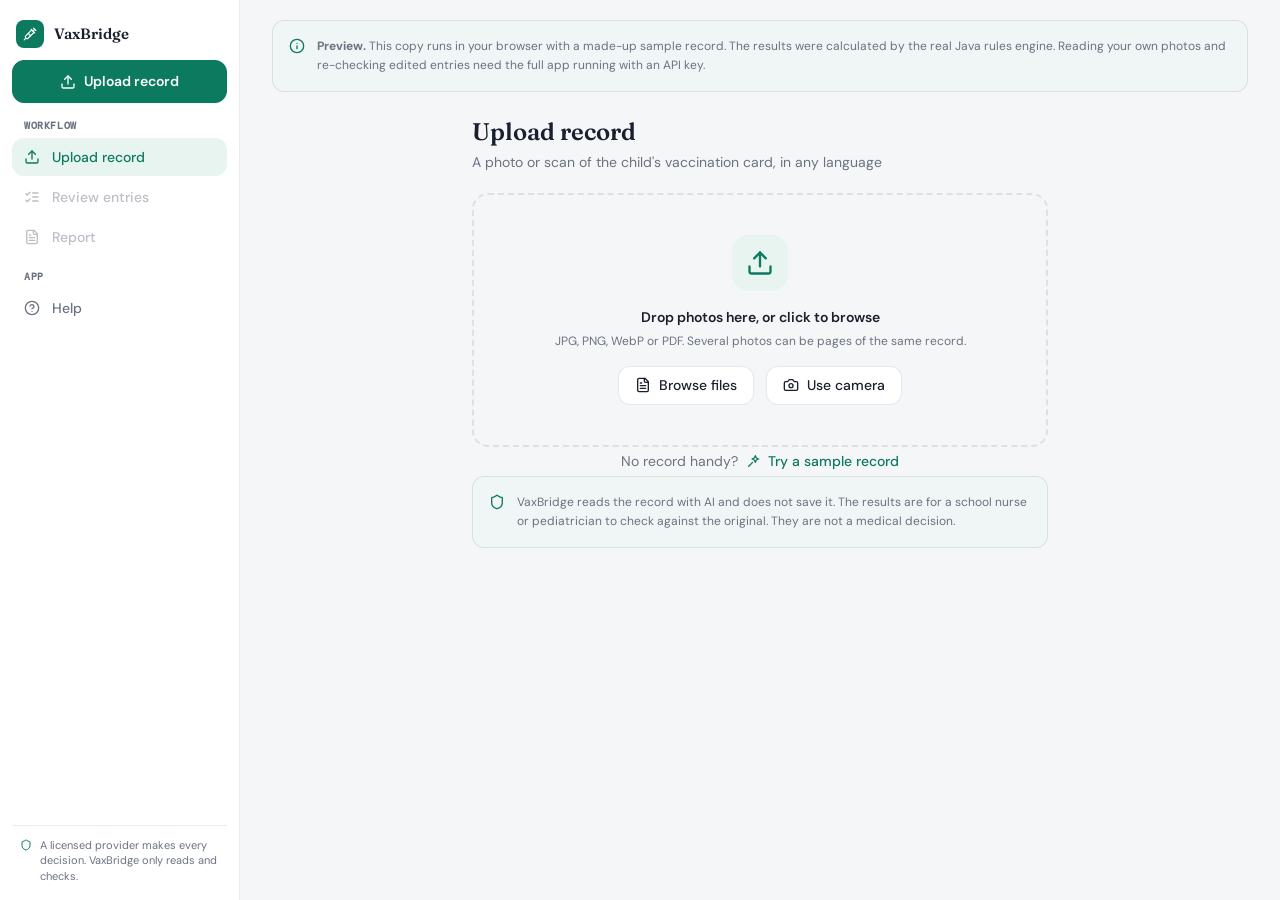
<file: docs/v1/index.html>
<!doctype html>
<html lang="en">
<head>
  <meta charset="utf-8">
  <meta name="viewport" content="width=device-width, initial-scale=1">
  <title>VaxBridge</title>
  <link rel="preconnect" href="https://fonts.googleapis.com">
  <link rel="stylesheet" href="https://fonts.googleapis.com/css2?family=DM+Sans:ital,opsz,wght@0,9..40,300;0,9..40,400;0,9..40,500;0,9..40,600;0,9..40,700;1,9..40,400&family=Fraunces:opsz,wght@9..144,500;9..144,600;9..144,700&family=DM+Mono:wght@400;500&display=swap">
  <style>
/* Colors, type and spacing follow the VaxBridge Figma design. */
:root {
  --background: #F5F6F8;
  --foreground: #1A1F2E;
  --card: #ffffff;
  --primary: #0B7A5E;
  --primary-foreground: #ffffff;
  --secondary: #E8F4F0;
  --muted: #ECEEF3;
  --muted-foreground: #6B7280;
  --border: rgba(26, 31, 46, 0.1);
  --input-background: #F0F1F5;
  --ring: rgba(11, 122, 94, 0.4);

  --ok: #047857;   --ok-bg: #ECFDF5;   --ok-border: #A7F3D0;
  --soon: #B45309; --soon-bg: #FFFBEB; --soon-border: #FDE68A;
  --due: #B91C1C;  --due-bg: #FEF2F2;  --due-border: #FECACA;
  --off: #6B7280;  --off-bg: #ECEEF3;  --off-border: rgba(26, 31, 46, 0.1);

  --radius: 12px;
  --radius-lg: 16px;
  --sans: "DM Sans", system-ui, -apple-system, "Segoe UI", Roboto, sans-serif;
  --serif: "Fraunces", Georgia, serif;
  --mono: "DM Mono", ui-monospace, Menlo, monospace;
}

* { box-sizing: border-box; }

html, body { height: 100%; }
body {
  margin: 0;
  background: var(--background);
  color: var(--foreground);
  font: 16px/1.5 var(--sans);
  -webkit-font-smoothing: antialiased;
}
p { margin: 0; }
h1, h2, h3 { font-family: var(--serif); font-weight: 600; margin: 0; line-height: 1.3; }
h1 { font-size: 24px; }
h2 { font-size: 20px; }
h3 { font-size: 15px; font-family: var(--sans); }
hr { border: none; border-top: 1px solid var(--border); margin: 0; }

.hidden { display: none !important; }
.sub { font-size: 14px; color: var(--muted-foreground); }
.strong { font-size: 14px; font-weight: 600; }
.grow { flex: 1; min-width: 0; }

.i {
  width: 16px; height: 16px; flex-shrink: 0;
  fill: none; stroke: currentColor; stroke-width: 2; stroke-linecap: round; stroke-linejoin: round;
}
.spin { animation: spin 0.9s linear infinite; }
@keyframes spin { to { transform: rotate(360deg); } }

/* ---- layout --------------------------------------------------------------- */

.shell { display: flex; min-height: 100vh; }

.sidebar {
  width: 240px; flex-shrink: 0;
  position: sticky; top: 0; height: 100vh;
  display: flex; flex-direction: column; gap: 12px;
  padding: 20px 12px 12px;
  background: var(--card);
  border-right: 1px solid rgba(26, 31, 46, 0.08);
}
.brand { display: flex; align-items: center; gap: 10px; padding: 0 4px; font-family: var(--serif); font-weight: 600; font-size: 15px; }
.logo {
  width: 28px; height: 28px; border-radius: 8px;
  background: var(--primary); color: #fff;
  display: flex; align-items: center; justify-content: center;
}
.logo .i { width: 14px; height: 14px; }
.logo.lg { width: 40px; height: 40px; border-radius: var(--radius); }
.logo.lg .i { width: 20px; height: 20px; }
.badge {
  margin-left: auto; min-width: 20px; height: 20px; padding: 0 6px; border-radius: 999px;
  background: #EF4444; color: #fff; font: 700 10px/20px var(--sans); text-align: center;
}

.child-card { display: flex; align-items: center; gap: 10px; padding: 10px 12px; border-radius: var(--radius); background: rgba(232, 244, 240, 0.6); }
.avatar {
  width: 28px; height: 28px; border-radius: 50%; flex-shrink: 0;
  background: var(--primary); color: #fff; font-size: 11px; font-weight: 700;
  display: flex; align-items: center; justify-content: center;
}
.child-text { min-width: 0; }
.child-text p:first-child { font-size: 12px; font-weight: 600; white-space: nowrap; overflow: hidden; text-overflow: ellipsis; }
.child-text .sub { font-size: 10px; }

.alert-strip { border: 1px solid var(--border); border-radius: var(--radius); overflow: hidden; font-size: 12px; font-weight: 500; }
.alert-strip div { display: flex; align-items: center; gap: 8px; padding: 8px 12px; }
.alert-strip .i { width: 12px; height: 12px; }
.alert-strip .DUE { background: var(--due-bg); color: var(--due); }
.alert-strip .UPCOMING { background: var(--soon-bg); color: var(--soon); }

nav { flex: 1; display: flex; flex-direction: column; gap: 2px; overflow-y: auto; }
.nav-label {
  font: 600 10px var(--mono); text-transform: uppercase; letter-spacing: 0.06em;
  color: var(--muted-foreground); padding: 12px 12px 4px;
}
.nav-label:first-child { padding-top: 4px; }
nav button {
  display: flex; align-items: center; gap: 12px; width: 100%;
  padding: 10px 12px; border: none; border-radius: var(--radius);
  background: none; color: var(--muted-foreground);
  font: 500 14px var(--sans); text-align: left; cursor: pointer; transition: background 0.15s, color 0.15s;
}
nav button:hover:not(:disabled) { background: var(--muted); color: var(--foreground); }
nav button.active { background: var(--secondary); color: var(--primary); }
nav button:disabled { opacity: 0.45; cursor: default; }
nav button span { flex: 1; }

.sidebar-foot {
  display: flex; gap: 8px; align-items: flex-start;
  padding: 12px 8px 4px; border-top: 1px solid rgba(26, 31, 46, 0.08);
  font-size: 11px; line-height: 1.4; color: var(--muted-foreground);
}
.sidebar-foot .i { width: 12px; height: 12px; margin-top: 1px; color: var(--primary); }

main { flex: 1; min-width: 0; }
.view { max-width: 1000px; margin: 0 auto; padding: 32px; display: flex; flex-direction: column; gap: 20px; }
.view.narrow { max-width: 640px; }
.view-head .sub { margin-top: 4px; }

/* ---- controls ------------------------------------------------------------- */

button { font: inherit; cursor: pointer; }
button.primary, button.outline {
  display: inline-flex; align-items: center; justify-content: center; gap: 8px;
  padding: 10px 16px; border-radius: var(--radius);
  font-size: 14px; font-weight: 600; transition: opacity 0.15s, background 0.15s, transform 0.1s;
}
button.primary { background: var(--primary); color: var(--primary-foreground); border: 1px solid var(--primary); box-shadow: 0 1px 2px rgba(0, 0, 0, 0.05); }
button.primary:hover:not(:disabled) { opacity: 0.9; }
button.primary:active:not(:disabled) { transform: scale(0.98); }
button.primary:disabled { opacity: 0.5; cursor: default; }
button.outline { background: var(--card); color: var(--foreground); border: 1px solid var(--border); font-weight: 500; padding: 8px 16px; }
button.outline:hover { background: var(--muted); }
button.wide, .cta { width: 100%; }
button.link {
  display: inline-flex; align-items: center; gap: 6px;
  background: none; border: none; padding: 4px 0; color: var(--primary); font-size: 14px; font-weight: 500;
}
button.link:hover { text-decoration: underline; }
button.back {
  align-self: flex-start; display: inline-flex; align-items: center; gap: 6px;
  background: none; border: none; padding: 0; color: var(--muted-foreground); font-size: 14px;
}
button.back:hover { color: var(--foreground); }

label { font-size: 12px; font-weight: 500; color: var(--muted-foreground); }
input, select {
  font: 14px var(--sans); color: var(--foreground); width: 100%;
  padding: 8px 12px; border: 1px solid var(--border); border-radius: var(--radius);
  background: var(--input-background); transition: box-shadow 0.15s;
}
input:focus, select:focus { outline: none; box-shadow: 0 0 0 2px var(--ring); }

.actions { display: flex; gap: 8px; flex-wrap: wrap; }
.status { font-size: 14px; color: var(--muted-foreground); min-height: 1.5em; }
.status:empty { display: none; }
.status.error { color: var(--due); }

/* ---- shared surfaces ------------------------------------------------------ */

.card { background: var(--card); border: 1px solid var(--border); border-radius: var(--radius-lg); padding: 20px; }
.card.stack { display: flex; flex-direction: column; gap: 16px; }
.card-title { display: flex; align-items: center; gap: 8px; font-size: 14px; font-weight: 600; margin-bottom: 16px; }
.card-title .i { color: var(--primary); }

.tile {
  width: 40px; height: 40px; border-radius: var(--radius); flex-shrink: 0;
  background: var(--secondary); color: var(--primary);
  display: flex; align-items: center; justify-content: center;
}
.tile .i { width: 20px; height: 20px; }
.tile.lg { width: 56px; height: 56px; border-radius: var(--radius-lg); }
.tile.lg .i { width: 28px; height: 28px; }
.tile.xl { width: 64px; height: 64px; border-radius: var(--radius-lg); }
.tile.xl .i { width: 32px; height: 32px; }

.note-box {
  display: flex; gap: 12px; align-items: flex-start; padding: 16px;
  background: rgba(232, 244, 240, 0.4); border: 1px solid var(--border); border-radius: var(--radius);
}
.note-box .i { color: var(--primary); margin-top: 1px; }
.note-box p { font-size: 12px; line-height: 1.6; color: var(--muted-foreground); }
.note-box.warn { background: var(--soon-bg); border-color: var(--soon-border); }
.note-box.warn .i { color: #D97706; }
.note-box.warn p { color: #92400E; }

.pill {
  display: inline-flex; align-items: center; gap: 4px; white-space: nowrap;
  font-size: 12px; font-weight: 500; line-height: 1.4;
  padding: 3px 10px; border-radius: 999px; border: 1px solid transparent;
}
.pill .i { width: 12px; height: 12px; }
.pill.COMPLETE   { color: var(--ok);   background: var(--ok-bg);   border-color: var(--ok-border); }
.pill.DUE        { color: var(--due);  background: var(--due-bg);  border-color: var(--due-border); }
.pill.UPCOMING,
.pill.low        { color: var(--soon); background: var(--soon-bg); border-color: var(--soon-border); }
.pill.NOT_NEEDED { color: var(--off);  background: var(--off-bg);  border-color: var(--off-border); }
.view-head .pill { padding: 1px 8px; vertical-align: 1px; }

/* ---- step 1: upload ------------------------------------------------------- */

.dropzone {
  display: flex; flex-direction: column; align-items: center; gap: 16px;
  padding: 40px 24px; text-align: center; cursor: pointer;
  border: 2px dashed var(--border); border-radius: var(--radius-lg);
  transition: border-color 0.15s, background 0.15s;
}
.dropzone:hover, .dropzone.drag { border-color: rgba(11, 122, 94, 0.4); background: rgba(232, 244, 240, 0.25); }
.dropzone .sub { font-size: 12px; margin-top: 4px; }
.row { display: flex; gap: 12px; flex-wrap: wrap; justify-content: center; }

.file-item { display: flex; align-items: center; gap: 12px; }
.file-item + .file-item { margin-top: 12px; }
.file-item .strong { white-space: nowrap; overflow: hidden; text-overflow: ellipsis; font-weight: 500; }
.file-item .sub { font-size: 12px; }
.file-item button { background: none; border: none; color: var(--muted-foreground); padding: 4px; }
.file-item button:hover { color: var(--foreground); }

.sample-row { display: flex; align-items: center; justify-content: center; gap: 8px; flex-wrap: wrap; }

.processing { display: flex; flex-direction: column; align-items: center; text-align: center; padding: 64px 0; }
.processing h2 { margin: 24px 0 8px; }
.processing .sub { max-width: 380px; margin-bottom: 32px; }
.bar { width: 100%; height: 8px; border-radius: 999px; background: var(--muted); overflow: hidden; }
.bar div { width: 40%; height: 100%; border-radius: 999px; background: var(--primary); animation: slide 1.4s ease-in-out infinite; }
@keyframes slide { from { transform: translateX(-100%); } to { transform: translateX(250%); } }

/* ---- step 2: review ------------------------------------------------------- */

.warning {
  display: flex; gap: 10px; align-items: flex-start; padding: 12px 16px; font-size: 13px;
  background: var(--soon-bg); color: #92400E; border: 1px solid var(--soon-border); border-radius: var(--radius);
}
.warning .i { color: #D97706; margin-top: 2px; }
#warnings { display: flex; flex-direction: column; gap: 8px; }
#warnings:empty { display: none; }

.child-fields { display: grid; grid-template-columns: repeat(auto-fit, minmax(190px, 1fr)); gap: 16px; }
.child-fields input { margin-top: 4px; }

.table-card { background: var(--card); border: 1px solid var(--border); border-radius: var(--radius-lg); overflow: hidden; }
.table-wrap { overflow-x: auto; }
table.entries { width: 100%; border-collapse: collapse; min-width: 760px; }
.entries th, .series-header {
  font: 600 11px var(--mono); text-transform: uppercase; letter-spacing: 0.05em;
  color: var(--muted-foreground); background: rgba(236, 238, 243, 0.4);
}
.entries th { text-align: left; padding: 12px 10px; border-bottom: 1px solid var(--border); }
.entries th:first-child, .entries td:first-child { padding-left: 20px; }
.entries td { vertical-align: top; padding: 12px 10px; border-bottom: 1px solid var(--border); }
.entries tr:hover td { background: rgba(236, 238, 243, 0.3); }
.entries tr.low td { background: var(--soon-bg); }
.entries tr.low td:first-child { box-shadow: inset 3px 0 0 #F59E0B; }
.entries small { display: block; color: var(--muted-foreground); font-size: 12px; margin-top: 4px; }
.entries .note { font-style: italic; }
.entries .date { width: 150px; font-family: var(--mono); font-size: 13px; }
.entries .remove { background: none; border: none; color: var(--muted-foreground); padding: 8px; border-radius: 8px; }
.entries .remove:hover { color: var(--due); background: var(--due-bg); }
.table-foot { padding: 10px 20px; }

.chips { display: flex; flex-wrap: wrap; gap: 4px; margin-bottom: 6px; }
.chip {
  font: 500 12px var(--mono); padding: 2px 8px; border-radius: 999px; cursor: pointer;
  background: var(--secondary); color: var(--primary); border: 1px solid rgba(11, 122, 94, 0.2);
}
.chip:hover { text-decoration: line-through; background: var(--due-bg); color: var(--due); border-color: var(--due-border); }
.add-antigen { font-size: 12px; padding: 4px 8px; width: auto; max-width: 150px; }

/* ---- step 3: report ------------------------------------------------------- */

.report-head { display: flex; align-items: flex-start; gap: 12px; flex-wrap: wrap; }
.report-head .tile { margin-top: 2px; }
.meta { display: flex; flex-wrap: wrap; gap: 4px 12px; margin-top: 6px; font-size: 12px; color: var(--muted-foreground); }
.meta span { display: inline-flex; align-items: center; gap: 4px; }
.meta .i { width: 12px; height: 12px; }

.stats { display: grid; grid-template-columns: repeat(4, 1fr); gap: 12px; }
.stat { border: 1px solid var(--border); border-radius: var(--radius-lg); padding: 16px; }
.stat b { display: block; font: 700 30px/1.1 var(--serif); }
.stat .label { font-size: 14px; font-weight: 500; margin-top: 4px; }
.stat .sub { font-size: 12px; }
.stat.DUE { background: var(--due-bg); } .stat.DUE b { color: #DC2626; }
.stat.UPCOMING { background: var(--soon-bg); } .stat.UPCOMING b { color: var(--soon); }
.stat.COMPLETE { background: var(--ok-bg); } .stat.COMPLETE b { color: var(--ok); }
.stat.NOT_NEEDED { background: var(--muted); }

.series-header, .series-main { display: grid; grid-template-columns: 1fr 150px 190px; gap: 16px; align-items: center; }
.series-header { padding: 12px 20px; border-bottom: 1px solid var(--border); }
.series-header span:last-child, .series-main > :last-child { text-align: right; }
.series { padding: 16px 20px; border-bottom: 1px solid var(--border); break-inside: avoid; }
.series:last-child { border-bottom: none; }
.series-main .summary { font-size: 12px; color: var(--muted-foreground); margin-top: 2px; }
.series-main .next { font: 12px var(--mono); }
.series-main .next .sub { font: 10px var(--sans); }

.doses { list-style: none; margin: 12px 0 0; padding: 0; display: flex; flex-direction: column; gap: 4px; }
.doses li { display: flex; gap: 8px; align-items: flex-start; font-size: 12px; color: var(--muted-foreground); }
.doses .d { font-family: var(--mono); color: var(--foreground); min-width: 92px; }
.doses .i { width: 12px; height: 12px; margin-top: 3px; }
.doses .ok .i { color: var(--ok); }
.doses .bad { color: var(--due); }
.doses .bad .i { color: var(--due); }
.plan { margin-top: 10px; font-size: 12px; padding: 8px 12px; border-radius: 10px; background: rgba(232, 244, 240, 0.6); color: var(--primary); }
.plan b { font-weight: 600; }
.notes { margin: 8px 0 0; padding-left: 18px; font-size: 12px; color: var(--muted-foreground); font-style: italic; }

.ignored ul { margin: 0; padding-left: 18px; font-size: 13px; color: var(--muted-foreground); }

.signoff .card-title { margin-bottom: 8px; }
.sign-grid { display: grid; grid-template-columns: 1fr 1fr; gap: 24px 32px; margin: 16px 0 20px; }
.sign-grid span { font-size: 12px; color: var(--muted-foreground); }
.sign-grid .line { border-bottom: 1px solid var(--foreground); height: 32px; }
.approve { display: flex; align-items: center; gap: 8px; font-size: 14px; color: var(--foreground); }
.approve .box { width: 16px; height: 16px; border: 1.5px solid var(--foreground); border-radius: 4px; display: inline-block; }

/* ---- help ----------------------------------------------------------------- */

.about { display: flex; gap: 16px; align-items: flex-start; padding: 20px; background: rgba(232, 244, 240, 0.6); border: 1px solid var(--border); border-radius: var(--radius-lg); }
.about .sub { margin-top: 4px; }
.faq { display: flex; flex-direction: column; gap: 8px; }
.faq details { background: var(--card); border: 1px solid var(--border); border-radius: var(--radius-lg); }
.faq summary {
  display: flex; justify-content: space-between; align-items: center; gap: 16px;
  padding: 16px 20px; font-size: 14px; font-weight: 500; cursor: pointer; list-style: none;
}
.faq summary::-webkit-details-marker { display: none; }
.faq summary .i { color: var(--muted-foreground); transition: transform 0.2s; }
.faq details[open] summary .i { transform: rotate(180deg); }
.faq details p { padding: 0 20px 16px; font-size: 14px; line-height: 1.6; color: var(--muted-foreground); }

/* ---- small screens: sidebar becomes a top bar ----------------------------- */

@media (max-width: 860px) {
  .shell { flex-direction: column; }
  .sidebar {
    width: auto; height: auto; position: sticky; z-index: 10;
    flex-direction: row; flex-wrap: wrap; align-items: center; gap: 8px;
    padding: 10px 16px; border-right: none; border-bottom: 1px solid rgba(26, 31, 46, 0.08);
  }
  .child-card, .cta, .alert-strip, .sidebar-foot, .nav-label { display: none !important; }
  .brand { padding: 0; }
  .badge { margin-left: 6px; }
  nav { flex: 1 1 100%; flex-direction: row; gap: 4px; overflow-x: auto; }
  nav button { width: auto; flex-shrink: 0; padding: 8px 12px; gap: 6px; font-size: 13px; }
  .view { padding: 20px 16px; }
  .stats { grid-template-columns: repeat(2, 1fr); }
  .series-header, .series-main { grid-template-columns: 1fr auto; }
  .hide-sm, .series-main .next { display: none; }
}
@media (max-width: 600px) {
  .sign-grid { grid-template-columns: 1fr; }
  .report-head #printBtn { width: 100%; }
}

@media print {
  body { background: #fff; }
  .no-print { display: none !important; }
  .shell { display: block; }
  .view { padding: 0; max-width: none; gap: 14px; }
  #upload, #review, #help { display: none !important; }
  .table-card, .card, .stat { box-shadow: none; }
  .stats { grid-template-columns: repeat(4, 1fr); }
  .series-header, .series-main { grid-template-columns: 1fr 150px 190px; }
  .series-main .next, .hide-sm { display: block; }
  * { -webkit-print-color-adjust: exact; print-color-adjust: exact; }
}
.preview-note { max-width: 1000px; margin: 20px auto -8px; width: calc(100% - 64px); }
@media (max-width: 860px) { .preview-note { width: calc(100% - 32px); margin-top: 16px; } }
@media print { .preview-note { display: none; } }
</style>
</head>
<body>
  <!-- Icons from Lucide (ISC license), used as <svg class="i"><use href="#i-name"/></svg> -->
  <svg width="0" height="0" style="position:absolute" aria-hidden="true">
    <defs>
      <symbol id="i-syringe" viewBox="0 0 24 24"><path d="m18 2 4 4"/><path d="m17 7 3-3"/><path d="M19 9 8.7 19.3c-1 1-2.5 1-3.4 0l-.6-.6c-1-1-1-2.5 0-3.4L15 5"/><path d="m9 11 4 4"/><path d="m5 19-3 3"/><path d="m14 4 6 6"/></symbol>
      <symbol id="i-upload" viewBox="0 0 24 24"><path d="M21 15v4a2 2 0 0 1-2 2H5a2 2 0 0 1-2-2v-4"/><path d="m17 8-5-5-5 5"/><path d="M12 3v12"/></symbol>
      <symbol id="i-file" viewBox="0 0 24 24"><path d="M15 2H6a2 2 0 0 0-2 2v16a2 2 0 0 0 2 2h12a2 2 0 0 0 2-2V7Z"/><path d="M14 2v4a2 2 0 0 0 2 2h4"/><path d="M10 9H8"/><path d="M16 13H8"/><path d="M16 17H8"/></symbol>
      <symbol id="i-camera" viewBox="0 0 24 24"><path d="M14.5 4h-5L7 7H4a2 2 0 0 0-2 2v9a2 2 0 0 0 2 2h16a2 2 0 0 0 2-2V9a2 2 0 0 0-2-2h-3l-2.5-3z"/><circle cx="12" cy="13" r="3"/></symbol>
      <symbol id="i-shield" viewBox="0 0 24 24"><path d="M20 13c0 5-3.5 7.5-7.66 8.95a1 1 0 0 1-.67-.01C7.5 20.5 4 18 4 13V6a1 1 0 0 1 1-1c2 0 4.5-1.2 6.24-2.72a1.17 1.17 0 0 1 1.52 0C14.51 3.81 17 5 19 5a1 1 0 0 1 1 1z"/></symbol>
      <symbol id="i-check" viewBox="0 0 24 24"><circle cx="12" cy="12" r="10"/><path d="m9 12 2 2 4-4"/></symbol>
      <symbol id="i-alert" viewBox="0 0 24 24"><circle cx="12" cy="12" r="10"/><path d="M12 8v4"/><path d="M12 16h.01"/></symbol>
      <symbol id="i-clock" viewBox="0 0 24 24"><circle cx="12" cy="12" r="10"/><path d="M12 6v6l4 2"/></symbol>
      <symbol id="i-minus" viewBox="0 0 24 24"><circle cx="12" cy="12" r="10"/><path d="M8 12h8"/></symbol>
      <symbol id="i-x" viewBox="0 0 24 24"><path d="M18 6 6 18"/><path d="m6 6 12 12"/></symbol>
      <symbol id="i-back" viewBox="0 0 24 24"><path d="m12 19-7-7 7-7"/><path d="M19 12H5"/></symbol>
      <symbol id="i-globe" viewBox="0 0 24 24"><circle cx="12" cy="12" r="10"/><path d="M12 2a14.5 14.5 0 0 0 0 20 14.5 14.5 0 0 0 0-20"/><path d="M2 12h20"/></symbol>
      <symbol id="i-calendar" viewBox="0 0 24 24"><rect x="3" y="4" width="18" height="18" rx="2"/><path d="M16 2v4"/><path d="M8 2v4"/><path d="M3 10h18"/></symbol>
      <symbol id="i-loader" viewBox="0 0 24 24"><path d="M21 12a9 9 0 1 1-6.219-8.56"/></symbol>
      <symbol id="i-plus" viewBox="0 0 24 24"><path d="M5 12h14"/><path d="M12 5v14"/></symbol>
      <symbol id="i-help" viewBox="0 0 24 24"><circle cx="12" cy="12" r="10"/><path d="M9.09 9a3 3 0 0 1 5.83 1c0 2-3 3-3 3"/><path d="M12 17h.01"/></symbol>
      <symbol id="i-print" viewBox="0 0 24 24"><path d="M6 18H4a2 2 0 0 1-2-2v-5a2 2 0 0 1 2-2h16a2 2 0 0 1 2 2v5a2 2 0 0 1-2 2h-2"/><path d="M6 9V3a1 1 0 0 1 1-1h10a1 1 0 0 1 1 1v6"/><rect x="6" y="14" width="12" height="8" rx="1"/></symbol>
      <symbol id="i-list" viewBox="0 0 24 24"><path d="m3 17 2 2 4-4"/><path d="m3 7 2 2 4-4"/><path d="M13 6h8"/><path d="M13 12h8"/><path d="M13 18h8"/></symbol>
      <symbol id="i-chevron" viewBox="0 0 24 24"><path d="m6 9 6 6 6-6"/></symbol>
      <symbol id="i-trash" viewBox="0 0 24 24"><path d="M3 6h18"/><path d="M19 6v14a2 2 0 0 1-2 2H7a2 2 0 0 1-2-2V6"/><path d="M8 6V4a2 2 0 0 1 2-2h4a2 2 0 0 1 2 2v2"/></symbol>
      <symbol id="i-info" viewBox="0 0 24 24"><circle cx="12" cy="12" r="10"/><path d="M12 16v-4"/><path d="M12 8h.01"/></symbol>
      <symbol id="i-sparkle" viewBox="0 0 24 24"><path d="M9.94 14.06 4 20"/><path d="m14 4 1.5 3.5L19 9l-3.5 1.5L14 14l-1.5-3.5L9 9l3.5-1.5z"/></symbol>
    </defs>
  </svg>

  <div class="shell">
    <aside class="sidebar no-print">
      <div class="brand">
        <div class="logo"><svg class="i"><use href="#i-syringe"/></svg></div>
        <span>VaxBridge</span>
        <span id="dueBadge" class="badge hidden"></span>
      </div>

      <div id="childCard" class="child-card hidden">
        <div id="childInitials" class="avatar"></div>
        <div class="child-text">
          <p id="childCardName"></p>
          <p id="childCardMeta" class="sub"></p>
        </div>
      </div>

      <button id="newRecordBtn" class="primary cta"><svg class="i"><use href="#i-upload"/></svg> Upload record</button>

      <div id="alertStrip" class="alert-strip hidden"></div>

      <nav id="nav">
        <p class="nav-label">Workflow</p>
        <button data-view="upload" class="active"><svg class="i"><use href="#i-upload"/></svg><span>Upload record</span></button>
        <button data-view="review" disabled><svg class="i"><use href="#i-list"/></svg><span>Review entries</span></button>
        <button data-view="report" disabled><svg class="i"><use href="#i-file"/></svg><span>Report</span></button>
        <p class="nav-label">App</p>
        <button data-view="help"><svg class="i"><use href="#i-help"/></svg><span>Help</span></button>
      </nav>

      <div class="sidebar-foot">
        <svg class="i"><use href="#i-shield"/></svg>
        <span>A licensed provider makes every decision. VaxBridge only reads and checks.</span>
      </div>
    </aside>

    <main>
      <div class="note-box preview-note"><svg class="i"><use href="#i-info"/></svg><p><b>Preview.</b> This copy runs in your browser with a made-up sample record. The results were calculated by the real Java rules engine. Reading your own photos and re-checking edited entries need the full app running with an API key.</p></div>
      <!-- Step 1: upload -->
      <section id="upload" class="view narrow">
        <div class="view-head">
          <h1>Upload record</h1>
          <p class="sub">A photo or scan of the child's vaccination card, in any language</p>
        </div>

        <div id="pickStage">
          <div class="dropzone" id="dropzone">
            <input type="file" id="files" class="hidden" accept="image/jpeg,image/png,image/webp,image/gif,application/pdf" multiple>
            <input type="file" id="cameraInput" class="hidden" accept="image/*" capture="environment">
            <div class="tile lg"><svg class="i"><use href="#i-upload"/></svg></div>
            <div class="center">
              <p class="strong">Drop photos here, or click to browse</p>
              <p class="sub">JPG, PNG, WebP or PDF. Several photos can be pages of the same record.</p>
            </div>
            <div class="row">
              <button id="browseBtn" class="outline"><svg class="i"><use href="#i-file"/></svg> Browse files</button>
              <button id="cameraBtn" class="outline"><svg class="i"><use href="#i-camera"/></svg> Use camera</button>
            </div>
          </div>

          <div id="selectedCard" class="card stack hidden">
            <div id="fileList"></div>
            <hr>
            <button id="readBtn" class="primary wide">Read record</button>
          </div>

          <div class="sample-row">
            <span class="sub">No record handy?</span>
            <button id="sampleBtn" class="link"><svg class="i"><use href="#i-sparkle"/></svg> Try a sample record</button>
          </div>

          <p id="uploadStatus" class="status"></p>

          <div class="note-box">
            <svg class="i"><use href="#i-shield"/></svg>
            <p>VaxBridge reads the record with AI and does not save it. The results are for a school nurse
              or pediatrician to check against the original. They are not a medical decision.</p>
          </div>
        </div>

        <div id="processing" class="processing hidden">
          <div class="tile xl"><svg class="i spin"><use href="#i-loader"/></svg></div>
          <h2>Reading the record</h2>
          <p class="sub">Detecting the language, reading each vaccine and date, and translating. This can take up to a minute.</p>
          <div class="bar"><div></div></div>
        </div>
      </section>

      <!-- Step 2: nurse reviews what the AI read -->
      <section id="review" class="view hidden">
        <button id="backToUpload" class="back"><svg class="i"><use href="#i-back"/></svg> Back to upload</button>
        <div class="view-head">
          <h1>Check what was read</h1>
          <p class="sub">Compare each row with the original record and fix anything that is wrong. Rows marked
            <span class="pill low"><svg class="i"><use href="#i-alert"/></svg>Check</span> were hard to read.
            Nothing is decided until you continue.</p>
        </div>

        <div id="warnings"></div>

        <div class="card">
          <div class="child-fields">
            <label>Child's name <input id="childName" type="text"></label>
            <label>Date of birth <input id="dob" type="date" required></label>
            <label>Country <input id="country" type="text"></label>
            <label>Language <input id="language" type="text"></label>
          </div>
        </div>

        <div class="table-card">
          <div class="table-wrap">
            <table class="entries">
              <thead>
                <tr><th>On the record</th><th>English</th><th>Vaccine parts</th><th>Date given</th><th></th></tr>
              </thead>
              <tbody id="entryRows"></tbody>
            </table>
          </div>
          <div class="table-foot">
            <button id="addRow" class="link"><svg class="i"><use href="#i-plus"/></svg> Add a row</button>
          </div>
        </div>

        <div class="actions">
          <button id="evaluateBtn" class="primary">Check against US schedule</button>
        </div>
        <p id="reviewStatus" class="status"></p>
      </section>

      <!-- Step 3: report to print and sign -->
      <section id="report" class="view hidden">
        <button id="backToReview" class="back no-print"><svg class="i"><use href="#i-back"/></svg> Edit entries</button>
        <div class="report-head">
          <div class="tile"><svg class="i"><use href="#i-file"/></svg></div>
          <div class="grow">
            <h1>Immunization catch-up report</h1>
            <div id="reportMeta" class="meta"></div>
          </div>
          <button id="printBtn" class="primary no-print"><svg class="i"><use href="#i-print"/></svg> Print / save PDF</button>
        </div>

        <div id="summaryCounts" class="stats"></div>

        <div class="note-box warn">
          <svg class="i"><use href="#i-shield"/></svg>
          <p>This report was generated by software from a translated record and checked against the CDC
            catch-up immunization schedule. It is not a medical decision. A licensed provider must verify the
            original record and approve any vaccines given. State school requirements may differ.</p>
        </div>

        <div class="table-card">
          <div class="series-header">
            <span>Vaccine</span><span class="hide-sm">Next dose</span><span>Status</span>
          </div>
          <div id="seriesList"></div>
        </div>
        <div id="ignoredList"></div>

        <div class="card signoff">
          <p class="card-title"><svg class="i"><use href="#i-check"/></svg> Provider review</p>
          <div class="sign-grid">
            <div><span>Reviewed by (name, credentials)</span><div class="line"></div></div>
            <div><span>Signature</span><div class="line"></div></div>
            <div><span>Date</span><div class="line"></div></div>
            <div><span>Clinic / school</span><div class="line"></div></div>
          </div>
          <label class="approve"><span class="box"></span> I reviewed the original record and approve this report.</label>
        </div>
      </section>

      <!-- Help -->
      <section id="help" class="view narrow hidden">
        <div class="view-head">
          <h1>Help &amp; about</h1>
          <p class="sub">How VaxBridge works and what it does not do</p>
        </div>
        <div class="about">
          <div class="logo lg"><svg class="i"><use href="#i-syringe"/></svg></div>
          <div>
            <p class="strong">VaxBridge</p>
            <p class="sub">Reads a child's vaccination record from another country and checks it against the US
              catch-up schedule, so immigrant and refugee kids can enroll in school without weeks of delay or
              unneeded shots.</p>
          </div>
        </div>
        <div class="faq">
          <details open>
            <summary>What can I upload?<svg class="i"><use href="#i-chevron"/></svg></summary>
            <p>Photos (JPG, PNG, WebP) or a PDF of the vaccination card, in any language. Use a clear, well-lit
              photo with every date visible. Several photos can be pages of one record.</p>
          </details>
          <details>
            <summary>Who decides what the child needs?<svg class="i"><use href="#i-chevron"/></svg></summary>
            <p>A school nurse or pediatrician. VaxBridge reads and translates the record and does the date math,
              but a licensed provider checks the original record and signs the report.</p>
          </details>
          <details>
            <summary>How are doses checked?<svg class="i"><use href="#i-chevron"/></svg></summary>
            <p>A rules engine checks every dose against the CDC catch-up schedule: minimum ages, minimum
              intervals, the 4-day grace period, live-vaccine spacing and the 2016 oral polio switch. Each dose
              that does not count shows the reason.</p>
          </details>
          <details>
            <summary>Why does a row say "Check"?<svg class="i"><use href="#i-chevron"/></svg></summary>
            <p>The AI was not sure it read that entry correctly, for example a smudged date. Compare it with the
              original record and fix it before continuing.</p>
          </details>
          <details>
            <summary>Is the record saved?<svg class="i"><use href="#i-chevron"/></svg></summary>
            <p>No. VaxBridge sends the photo to the AI to read it and does not store it. Print or save the report
              as a PDF to keep it.</p>
          </details>
        </div>
      </section>
    </main>
  </div>

  <template id="rowTemplate">
    <tr>
      <td><input class="orig" type="text"><small class="as-written"></small></td>
      <td><input class="english" type="text"><small class="note"></small></td>
      <td class="antigen-cell"><div class="chips"></div>
        <select class="add-antigen"><option value="">+ Add</option></select></td>
      <td><input class="date" type="date"></td>
      <td><button class="remove" title="Remove row"><svg class="i"><use href="#i-trash"/></svg></button></td>
    </tr>
  </template>

  <script>
// Preview only: answers the app's API calls from data captured from the real server.
const PREVIEW = {"sample": {"childName": "Sofía Ejemplo (sample)", "dateOfBirth": "2017-09-14", "country": "Guatemala", "language": "Spanish", "warnings": ["This is a made-up sample record for demonstration."], "entries": [{"originalText": "BCG", "englishName": "BCG (tuberculosis)", "antigens": ["BCG"], "date": "2017-09-14", "dateAsWritten": "14/09/2017", "confidence": "high", "notes": ""}, {"originalText": "Hepatitis B (RN)", "englishName": "Hepatitis B, birth dose", "antigens": ["HepB"], "date": "2017-09-14", "dateAsWritten": "14/09/2017", "confidence": "high", "notes": ""}, {"originalText": "Pentavalente 1a", "englishName": "Pentavalent dose 1 (DTwP-HepB-Hib)", "antigens": ["DTaP", "HepB", "Hib"], "date": "2017-11-14", "dateAsWritten": "14/11/2017", "confidence": "high", "notes": ""}, {"originalText": "IPV 1a", "englishName": "Inactivated polio dose 1", "antigens": ["IPV"], "date": "2017-11-14", "dateAsWritten": "14/11/2017", "confidence": "high", "notes": ""}, {"originalText": "Rotavirus 1a", "englishName": "Rotavirus dose 1", "antigens": ["RV"], "date": "2017-11-14", "dateAsWritten": "14/11/2017", "confidence": "high", "notes": ""}, {"originalText": "Neumococo 1a", "englishName": "Pneumococcal conjugate dose 1", "antigens": ["PCV"], "date": "2017-11-14", "dateAsWritten": "14/11/2017", "confidence": "high", "notes": ""}, {"originalText": "Pentavalente 2a", "englishName": "Pentavalent dose 2", "antigens": ["DTaP", "HepB", "Hib"], "date": "2018-01-15", "dateAsWritten": "15/01/2018", "confidence": "high", "notes": ""}, {"originalText": "bOPV 2a", "englishName": "Oral polio (bivalent) dose 2", "antigens": ["OPV"], "date": "2018-01-15", "dateAsWritten": "15/01/2018", "confidence": "high", "notes": ""}, {"originalText": "Rotavirus 2a", "englishName": "Rotavirus dose 2", "antigens": ["RV"], "date": "2018-01-15", "dateAsWritten": "15/01/2018", "confidence": "high", "notes": ""}, {"originalText": "Neumococo 2a", "englishName": "Pneumococcal conjugate dose 2", "antigens": ["PCV"], "date": "2018-01-15", "dateAsWritten": "15/01/2018", "confidence": "high", "notes": ""}, {"originalText": "Pentavalente 3a", "englishName": "Pentavalent dose 3", "antigens": ["DTaP", "HepB", "Hib"], "date": "2018-03-14", "dateAsWritten": "14/03/2018", "confidence": "high", "notes": ""}, {"originalText": "bOPV 3a", "englishName": "Oral polio (bivalent) dose 3", "antigens": ["OPV"], "date": "2018-03-14", "dateAsWritten": "14/03/2018", "confidence": "high", "notes": ""}, {"originalText": "SPR 1a", "englishName": "MMR dose 1 (sarampión, paperas, rubéola)", "antigens": ["MMR"], "date": "2018-09-20", "dateAsWritten": "20/09/2018", "confidence": "high", "notes": ""}, {"originalText": "Neumococo refuerzo", "englishName": "Pneumococcal booster", "antigens": ["PCV"], "date": "2018-09-20", "dateAsWritten": "20/09/2018", "confidence": "high", "notes": ""}, {"originalText": "DPT 1er refuerzo", "englishName": "DTP booster 1", "antigens": ["DTaP"], "date": "2019-03-18", "dateAsWritten": "18/03/2019", "confidence": "high", "notes": ""}, {"originalText": "bOPV 1er refuerzo", "englishName": "Oral polio booster 1", "antigens": ["OPV"], "date": "2019-03-18", "dateAsWritten": "18/03/2019", "confidence": "high", "notes": ""}, {"originalText": "SPR 2a", "englishName": "MMR dose 2", "antigens": ["MMR"], "date": "2019-03-18", "dateAsWritten": "18/03/2019", "confidence": "high", "notes": ""}, {"originalText": "DPT 2o refuerzo", "englishName": "DTP booster 2", "antigens": ["DTaP"], "date": "2021-09-20", "dateAsWritten": "20/09/2021", "confidence": "low", "notes": "Day could be 20 or 28; ink is smudged."}, {"originalText": "bOPV 2o refuerzo", "englishName": "Oral polio booster 2", "antigens": ["OPV"], "date": "2021-09-20", "dateAsWritten": "20/09/2021", "confidence": "low", "notes": "Same smudged date as the DPT booster."}]}, "antigens": {"HepB": "Hepatitis B", "RV": "Rotavirus", "DTaP": "DTaP / DTP (diphtheria, tetanus, pertussis)", "DT": "DT (diphtheria, tetanus)", "Tdap": "Tdap", "Td": "Td", "Hib": "Hib", "PCV": "Pneumococcal conjugate", "IPV": "Polio, inactivated (IPV)", "OPV": "Polio, oral (OPV)", "MMR": "Measles, mumps, rubella (MMR)", "Measles": "Measles only", "MR": "Measles-rubella (MR)", "VAR": "Varicella (chickenpox)", "HepA": "Hepatitis A", "MenACWY": "Meningococcal ACWY", "HPV": "HPV", "BCG": "BCG (tuberculosis)", "Other": "Other / not used in US schedule"}, "report": {"dateOfBirth": "2017-09-14", "asOf": "2026-10-25", "series": [{"key": "HepB", "name": "Hepatitis B", "status": "COMPLETE", "summary": "Complete: 3 valid dose(s).", "doses": [{"given": "2017-09-14", "antigen": "HepB", "valid": true, "reason": "", "sourceText": "Hepatitis B (RN)"}, {"given": "2017-11-14", "antigen": "HepB", "valid": true, "reason": "", "sourceText": "Pentavalente 1a"}, {"given": "2018-01-15", "antigen": "HepB", "valid": false, "reason": "Given before the minimum age of 24 weeks for the final dose.", "sourceText": "Pentavalente 2a"}, {"given": "2018-03-14", "antigen": "HepB", "valid": true, "reason": "", "sourceText": "Pentavalente 3a"}], "nextDoses": [], "notes": []}, {"key": "RV", "name": "Rotavirus", "status": "NOT_NEEDED", "summary": "Not given after 8 months of age.", "doses": [{"given": "2017-11-14", "antigen": "RV", "valid": true, "reason": "", "sourceText": "Rotavirus 1a"}, {"given": "2018-01-15", "antigen": "RV", "valid": true, "reason": "", "sourceText": "Rotavirus 2a"}], "nextDoses": [], "notes": []}, {"key": "DTaP", "name": "Diphtheria, tetanus, pertussis (DTaP / Tdap)", "status": "COMPLETE", "summary": "Complete: 5 valid dose(s).", "doses": [{"given": "2017-11-14", "antigen": "DTaP", "valid": true, "reason": "", "sourceText": "Pentavalente 1a"}, {"given": "2018-01-15", "antigen": "DTaP", "valid": true, "reason": "", "sourceText": "Pentavalente 2a"}, {"given": "2018-03-14", "antigen": "DTaP", "valid": true, "reason": "", "sourceText": "Pentavalente 3a"}, {"given": "2019-03-18", "antigen": "DTaP", "valid": true, "reason": "", "sourceText": "DPT 1er refuerzo"}, {"given": "2021-09-20", "antigen": "DTaP", "valid": true, "reason": "", "sourceText": "DPT 2o refuerzo"}], "nextDoses": [], "notes": ["Adolescent Tdap booster will be due at age 11-12 (on or after Sep 14, 2028)."]}, {"key": "Hib", "name": "Haemophilus influenzae type b (Hib)", "status": "NOT_NEEDED", "summary": "Not routinely needed for healthy children age 5 and older.", "doses": [{"given": "2017-11-14", "antigen": "Hib", "valid": true, "reason": "", "sourceText": "Pentavalente 1a"}, {"given": "2018-01-15", "antigen": "Hib", "valid": true, "reason": "", "sourceText": "Pentavalente 2a"}, {"given": "2018-03-14", "antigen": "Hib", "valid": true, "reason": "", "sourceText": "Pentavalente 3a"}], "nextDoses": [], "notes": []}, {"key": "PCV", "name": "Pneumococcal conjugate (PCV)", "status": "COMPLETE", "summary": "Complete: 3 valid dose(s).", "doses": [{"given": "2017-11-14", "antigen": "PCV", "valid": true, "reason": "", "sourceText": "Neumococo 1a"}, {"given": "2018-01-15", "antigen": "PCV", "valid": true, "reason": "", "sourceText": "Neumococo 2a"}, {"given": "2018-09-20", "antigen": "PCV", "valid": true, "reason": "", "sourceText": "Neumococo refuerzo"}], "nextDoses": [], "notes": []}, {"key": "Polio", "name": "Polio (IPV)", "status": "DUE", "summary": "Needs 2 more dose(s). Next dose is due now.", "doses": [{"given": "2017-11-14", "antigen": "IPV", "valid": true, "reason": "", "sourceText": "IPV 1a"}, {"given": "2018-01-15", "antigen": "OPV", "valid": false, "reason": "Oral polio given on or after April 1, 2016 was bivalent OPV and does not count toward the US polio series.", "sourceText": "bOPV 2a"}, {"given": "2018-03-14", "antigen": "OPV", "valid": false, "reason": "Oral polio given on or after April 1, 2016 was bivalent OPV and does not count toward the US polio series.", "sourceText": "bOPV 3a"}, {"given": "2019-03-18", "antigen": "OPV", "valid": false, "reason": "Oral polio given on or after April 1, 2016 was bivalent OPV and does not count toward the US polio series.", "sourceText": "bOPV 1er refuerzo"}, {"given": "2021-09-20", "antigen": "OPV", "valid": false, "reason": "Oral polio given on or after April 1, 2016 was bivalent OPV and does not count toward the US polio series.", "sourceText": "bOPV 2o refuerzo"}], "nextDoses": ["2026-10-25", "2027-04-25"], "notes": []}, {"key": "MMR", "name": "Measles, mumps, rubella (MMR)", "status": "COMPLETE", "summary": "Complete: 2 valid dose(s).", "doses": [{"given": "2018-09-20", "antigen": "MMR", "valid": true, "reason": "", "sourceText": "SPR 1a"}, {"given": "2019-03-18", "antigen": "MMR", "valid": true, "reason": "", "sourceText": "SPR 2a"}], "nextDoses": [], "notes": []}, {"key": "VAR", "name": "Varicella (chickenpox)", "status": "DUE", "summary": "Needs 2 more dose(s). Next dose is due now.", "doses": [], "nextDoses": ["2026-10-25", "2027-01-25"], "notes": ["If the child has had chickenpox, a provider can document this as evidence of immunity instead of vaccination."]}, {"key": "HepA", "name": "Hepatitis A", "status": "DUE", "summary": "Needs 2 more dose(s). Next dose is due now.", "doses": [], "nextDoses": ["2026-10-25", "2027-04-25"], "notes": []}, {"key": "MenACWY", "name": "Meningococcal ACWY", "status": "NOT_NEEDED", "summary": "Not due until age 11-12.", "doses": [], "nextDoses": [], "notes": []}, {"key": "HPV", "name": "Human papillomavirus (HPV)", "status": "NOT_NEEDED", "summary": "Not due until age 11-12 (may start at age 9).", "doses": [], "nextDoses": [], "notes": ["HPV is recommended but is not required for school entry in most states."]}], "ignored": [{"given": "2017-09-14", "antigen": "BCG", "valid": false, "reason": "BCG is not part of the US schedule; no action needed.", "sourceText": "BCG"}]}};
window.fetch = async (path) => {
  const ok = (data) => ({ ok: true, status: 200, json: async () => data });
  if (path === "/api/sample") return ok(PREVIEW.sample);
  if (path === "/api/antigens") return ok(PREVIEW.antigens);
  if (path === "/api/evaluate") return ok(PREVIEW.report);
  return { ok: false, status: 501, json: async () => ({ error:
    "Reading photos needs the full app running with an API key. Use Try a sample record to see how it works." }) };
};

// VaxBridge front end. Talks to the JSON API in ApiController.java.

const $ = (id) => document.getElementById(id);
let antigenNames = {};
let selectedFiles = [];
let lastRecord = null;

const STATUS = {
  DUE:        { label: "Due now",                icon: "alert", stat: "Due now",            sub: "catch-up dose needed" },
  UPCOMING:   { label: "Up to date for now",     icon: "clock", stat: "Up to date for now", sub: "more doses later" },
  COMPLETE:   { label: "Complete",               icon: "check", stat: "Complete",           sub: "no action needed" },
  NOT_NEEDED: { label: "Not needed at this age", icon: "minus", stat: "Not needed",         sub: "at this age" },
};

// ---- helpers ---------------------------------------------------------------

function show(view) {
  for (const id of ["upload", "review", "report", "help"]) {
    $(id).classList.toggle("hidden", id !== view);
  }
  for (const btn of $("nav").querySelectorAll("button")) {
    btn.classList.toggle("active", btn.dataset.view === view);
  }
  window.scrollTo(0, 0);
}

function enableNav(view, on = true) {
  $("nav").querySelector(`[data-view="${view}"]`).disabled = !on;
}

function setStatus(el, text, isError = false) {
  el.textContent = text;
  el.classList.toggle("error", isError);
}

async function api(path, options) {
  const res = await fetch(path, options);
  const data = await res.json().catch(() => ({}));
  if (!res.ok) throw new Error(data.error || `Request failed (${res.status})`);
  return data;
}

function formatDate(iso) {
  if (!iso) return "";
  const [y, m, d] = iso.split("-").map(Number);
  return new Date(y, m - 1, d).toLocaleDateString("en-US", { month: "short", day: "numeric", year: "numeric" });
}

function el(tag, attrs = {}, ...children) {
  const node = document.createElement(tag);
  Object.assign(node, attrs);
  for (const child of children) node.append(child);
  return node;
}

// An icon from the sprite in index.html.
function icon(name) {
  const svg = document.createElementNS("http://www.w3.org/2000/svg", "svg");
  svg.setAttribute("class", "i");
  const use = document.createElementNS("http://www.w3.org/2000/svg", "use");
  use.setAttribute("href", `#i-${name}`);
  svg.append(use);
  return svg;
}

function statusPill(status) {
  return el("span", { className: `pill ${status}` }, icon(STATUS[status].icon), STATUS[status].label);
}

function initials(name) {
  return name.trim().split(/\s+/).map((w) => w[0]?.toUpperCase() ?? "").join("").slice(0, 2) || "?";
}

// ---- navigation ------------------------------------------------------------

for (const btn of $("nav").querySelectorAll("button")) {
  btn.addEventListener("click", () => show(btn.dataset.view));
}
$("newRecordBtn").addEventListener("click", () => { setFiles([]); show("upload"); });

// ---- step 1: upload --------------------------------------------------------

function setFiles(files) {
  selectedFiles = files;
  $("selectedCard").classList.toggle("hidden", files.length === 0);
  $("fileList").replaceChildren(...files.map((f, i) => el("div", { className: "file-item" },
    el("div", { className: "tile" }, icon("file")),
    el("div", { className: "grow" },
      el("p", { className: "strong", textContent: f.name }),
      el("p", { className: "sub", textContent: `${Math.max(1, Math.round(f.size / 1024))} KB · Ready to read` })),
    el("button", { title: "Remove", onclick: () => setFiles(selectedFiles.filter((_, j) => j !== i)) }, icon("x")))));
  $("readBtn").disabled = files.length === 0;
  $("readBtn").textContent = files.length > 1 ? `Read record (${files.length} pages)` : "Read record";
}

function addFiles(list) {
  const known = new Set(selectedFiles.map((f) => f.name + f.size));
  setFiles([...selectedFiles, ...[...list].filter((f) => !known.has(f.name + f.size))]);
}

$("files").addEventListener("change", (e) => { addFiles(e.target.files); e.target.value = ""; });
$("cameraInput").addEventListener("change", (e) => { addFiles(e.target.files); e.target.value = ""; });
$("browseBtn").addEventListener("click", (e) => { e.stopPropagation(); $("files").click(); });
$("cameraBtn").addEventListener("click", (e) => { e.stopPropagation(); $("cameraInput").click(); });

const drop = $("dropzone");
drop.addEventListener("click", () => $("files").click());
drop.addEventListener("dragover", (e) => { e.preventDefault(); drop.classList.add("drag"); });
drop.addEventListener("dragleave", () => drop.classList.remove("drag"));
drop.addEventListener("drop", (e) => {
  e.preventDefault();
  drop.classList.remove("drag");
  addFiles(e.dataTransfer.files);
});

function processing(on) {
  $("pickStage").classList.toggle("hidden", on);
  $("processing").classList.toggle("hidden", !on);
}

$("readBtn").addEventListener("click", async () => {
  const form = new FormData();
  selectedFiles.forEach((f) => form.append("files", f));
  setStatus($("uploadStatus"), "");
  processing(true);
  try {
    showReview(await api("/api/extract", { method: "POST", body: form }));
  } catch (err) {
    setStatus($("uploadStatus"), err.message, true);
  } finally {
    processing(false);
  }
});

$("sampleBtn").addEventListener("click", async () => {
  try {
    showReview(await api("/api/sample"));
  } catch (err) {
    setStatus($("uploadStatus"), err.message, true);
  }
});

// ---- step 2: review --------------------------------------------------------

function showReview(record) {
  lastRecord = record;
  $("childName").value = record.childName || "";
  $("dob").value = record.dateOfBirth || "";
  $("country").value = record.country || "";
  $("language").value = record.language || "";

  $("warnings").replaceChildren(...(record.warnings || []).map((w) =>
    el("div", { className: "warning" }, icon("alert"), el("span", { textContent: w }))));
  $("entryRows").replaceChildren();
  (record.entries || []).forEach(addRow);
  setStatus($("reviewStatus"), "");
  updateChildCard();
  setReportAlerts(null);
  enableNav("review");
  enableNav("report", false);
  show("review");
}

function updateChildCard() {
  const name = $("childName").value || "Unnamed child";
  const rows = $("entryRows").children.length;
  $("childInitials").textContent = initials(name);
  $("childCardName").textContent = name;
  $("childCardMeta").textContent = [$("country").value, `${rows} entr${rows === 1 ? "y" : "ies"}`].filter(Boolean).join(" · ");
  $("childCard").classList.remove("hidden");
}

function addRow(entry = {}) {
  const row = $("rowTemplate").content.firstElementChild.cloneNode(true);
  row.querySelector(".orig").value = entry.originalText || "";
  row.querySelector(".english").value = entry.englishName || "";
  row.querySelector(".date").value = entry.date || "";
  row.querySelector(".as-written").textContent = entry.dateAsWritten ? `Date on record: ${entry.dateAsWritten}` : "";
  row.querySelector(".note").textContent = entry.notes || "";
  if (entry.confidence === "low") {
    row.classList.add("low");
    row.querySelector(".as-written").before(el("span", { className: "pill low" }, icon("alert"), "Check"));
    row.querySelector(".pill").style.marginTop = "6px";
  }

  const chips = row.querySelector(".chips");
  const addChip = (code) => {
    if (!code || [...chips.children].some((c) => c.dataset.code === code)) return;
    chips.append(el("span", {
      className: "chip",
      title: `${antigenNames[code] || code} (click to remove)`,
      textContent: code,
      onclick: (e) => { e.target.remove(); reportStale(); },
    }));
    chips.lastChild.dataset.code = code;
  };
  (entry.antigens || []).forEach(addChip);

  const select = row.querySelector(".add-antigen");
  for (const [code, name] of Object.entries(antigenNames)) {
    select.append(el("option", { value: code, textContent: `${code}: ${name}` }));
  }
  select.addEventListener("change", () => { addChip(select.value); select.value = ""; });
  row.querySelector(".remove").addEventListener("click", () => { row.remove(); reportStale(); updateChildCard(); });
  $("entryRows").append(row);
}

function readRows() {
  return [...$("entryRows").children].map((row) => ({
    originalText: row.querySelector(".orig").value,
    englishName: row.querySelector(".english").value,
    antigens: [...row.querySelectorAll(".chip")].map((c) => c.dataset.code),
    date: row.querySelector(".date").value || null,
  }));
}

// Any edit after a report was made means the report no longer matches the entries.
function reportStale() {
  enableNav("report", false);
  setReportAlerts(null);
}
$("review").addEventListener("input", () => { reportStale(); updateChildCard(); });

$("addRow").addEventListener("click", () => { addRow(); reportStale(); updateChildCard(); });
$("backToUpload").addEventListener("click", () => show("upload"));

$("evaluateBtn").addEventListener("click", async () => {
  const dob = $("dob").value;
  if (!dob) {
    setStatus($("reviewStatus"), "Enter the child's date of birth first.", true);
    return;
  }
  const entries = readRows();
  const missing = entries.filter((e) => !e.date).length;
  try {
    const report = await api("/api/evaluate", {
      method: "POST",
      headers: { "Content-Type": "application/json" },
      body: JSON.stringify({ dateOfBirth: dob, entries }),
    });
    showReport(report, entries, missing);
  } catch (err) {
    setStatus($("reviewStatus"), err.message, true);
  }
});

// ---- step 3: report --------------------------------------------------------

function setReportAlerts(counts) {
  const due = counts?.DUE || 0;
  const upcoming = counts?.UPCOMING || 0;
  $("dueBadge").textContent = due;
  $("dueBadge").classList.toggle("hidden", !due);
  $("alertStrip").replaceChildren(
    ...(due ? [el("div", { className: "DUE" }, icon("alert"), `${due} vaccine${due > 1 ? "s" : ""} due now`)] : []),
    ...(upcoming ? [el("div", { className: "UPCOMING" }, icon("clock"), `${upcoming} with more doses later`)] : []),
  );
  $("alertStrip").classList.toggle("hidden", !due && !upcoming);
}

function showReport(report, entries, missingDates) {
  const name = $("childName").value || "Unnamed child";
  const from = [$("country").value, $("language").value].filter(Boolean).join(", ");
  const metaItem = (iconName, text) => el("span", {}, icon(iconName), text);
  $("reportMeta").replaceChildren(
    el("span", { className: "strong", textContent: name, style: "color: var(--foreground)" }),
    metaItem("calendar", `Born ${formatDate(report.dateOfBirth)}`),
    metaItem("globe", `Record from ${from || "unknown"}`),
    metaItem("check", `Checked ${formatDate(report.asOf)}`),
    metaItem("list", `${entries.length} entries reviewed`),
  );

  const counts = {};
  report.series.forEach((s) => (counts[s.status] = (counts[s.status] || 0) + 1));
  $("summaryCounts").replaceChildren(...Object.keys(STATUS).map((k) => el("div", { className: `stat ${k}` },
    el("b", { textContent: counts[k] || 0 }),
    el("p", { className: "label", textContent: STATUS[k].stat }),
    el("p", { className: "sub", textContent: STATUS[k].sub }))));
  if (missingDates) {
    $("summaryCounts").after(el("div", { className: "warning", id: "skippedWarning" }, icon("alert"),
      el("span", { textContent: `${missingDates} entr${missingDates === 1 ? "y was" : "ies were"} skipped because they have no date.` })));
  }
  $("skippedWarning")?.previousElementSibling !== $("summaryCounts") && $("skippedWarning")?.remove();

  // Most urgent first.
  const order = { DUE: 0, UPCOMING: 1, COMPLETE: 2, NOT_NEEDED: 3 };
  const sorted = [...report.series].sort((a, b) => order[a.status] - order[b.status]);
  $("seriesList").replaceChildren(...sorted.map(seriesRow));

  $("ignoredList").replaceChildren();
  if (report.ignored.length) {
    $("ignoredList").append(el("div", { className: "card ignored" },
      el("p", { className: "card-title" }, icon("minus"), "Other vaccines on the record"),
      el("ul", {}, ...report.ignored.map((d) =>
        el("li", { textContent: `${d.sourceText || d.antigen} (${formatDate(d.given)}): ${d.reason}` })))));
  }

  setReportAlerts(counts);
  enableNav("report");
  show("report");
}

function seriesRow(s) {
  const pending = s.nextDoses.length && s.status !== "COMPLETE";
  const next = el("div", { className: "next" });
  if (pending) {
    next.append(formatDate(s.nextDoses[0]));
    if (s.nextDoses.length > 1) next.append(el("p", { className: "sub", textContent: `+${s.nextDoses.length - 1} more` }));
  } else {
    next.append("—");
  }

  const row = el("div", { className: "series" }, el("div", { className: "series-main" },
    el("div", {}, el("h3", { textContent: s.name }), el("p", { className: "summary", textContent: s.summary })),
    next,
    el("div", {}, statusPill(s.status))));

  if (s.doses.length) {
    row.append(el("ul", { className: "doses" }, ...s.doses.map((d) => el("li", { className: d.valid ? "ok" : "bad" },
      icon(d.valid ? "check" : "x"),
      el("span", { className: "d", textContent: formatDate(d.given) }),
      el("span", { textContent: (d.sourceText || d.antigen) + (d.valid ? "" : `: ${d.reason}`) })))));
  }
  if (pending) {
    const plan = s.nextDoses.map((d, i) => `Dose ${i + 1} on or after ${formatDate(d)}`).join(" · ");
    row.append(el("p", { className: "plan" }, el("b", { textContent: "Catch-up plan (earliest dates): " }), plan));
  }
  if (s.notes.length) {
    row.append(el("ul", { className: "notes" }, ...s.notes.map((n) => el("li", { textContent: n }))));
  }
  return row;
}

$("backToReview").addEventListener("click", () => show("review"));
$("printBtn").addEventListener("click", () => window.print());

// ---- start -----------------------------------------------------------------

api("/api/antigens").then((names) => (antigenNames = names)).catch(() => {});
</script>
</body>
</html>
</file>
